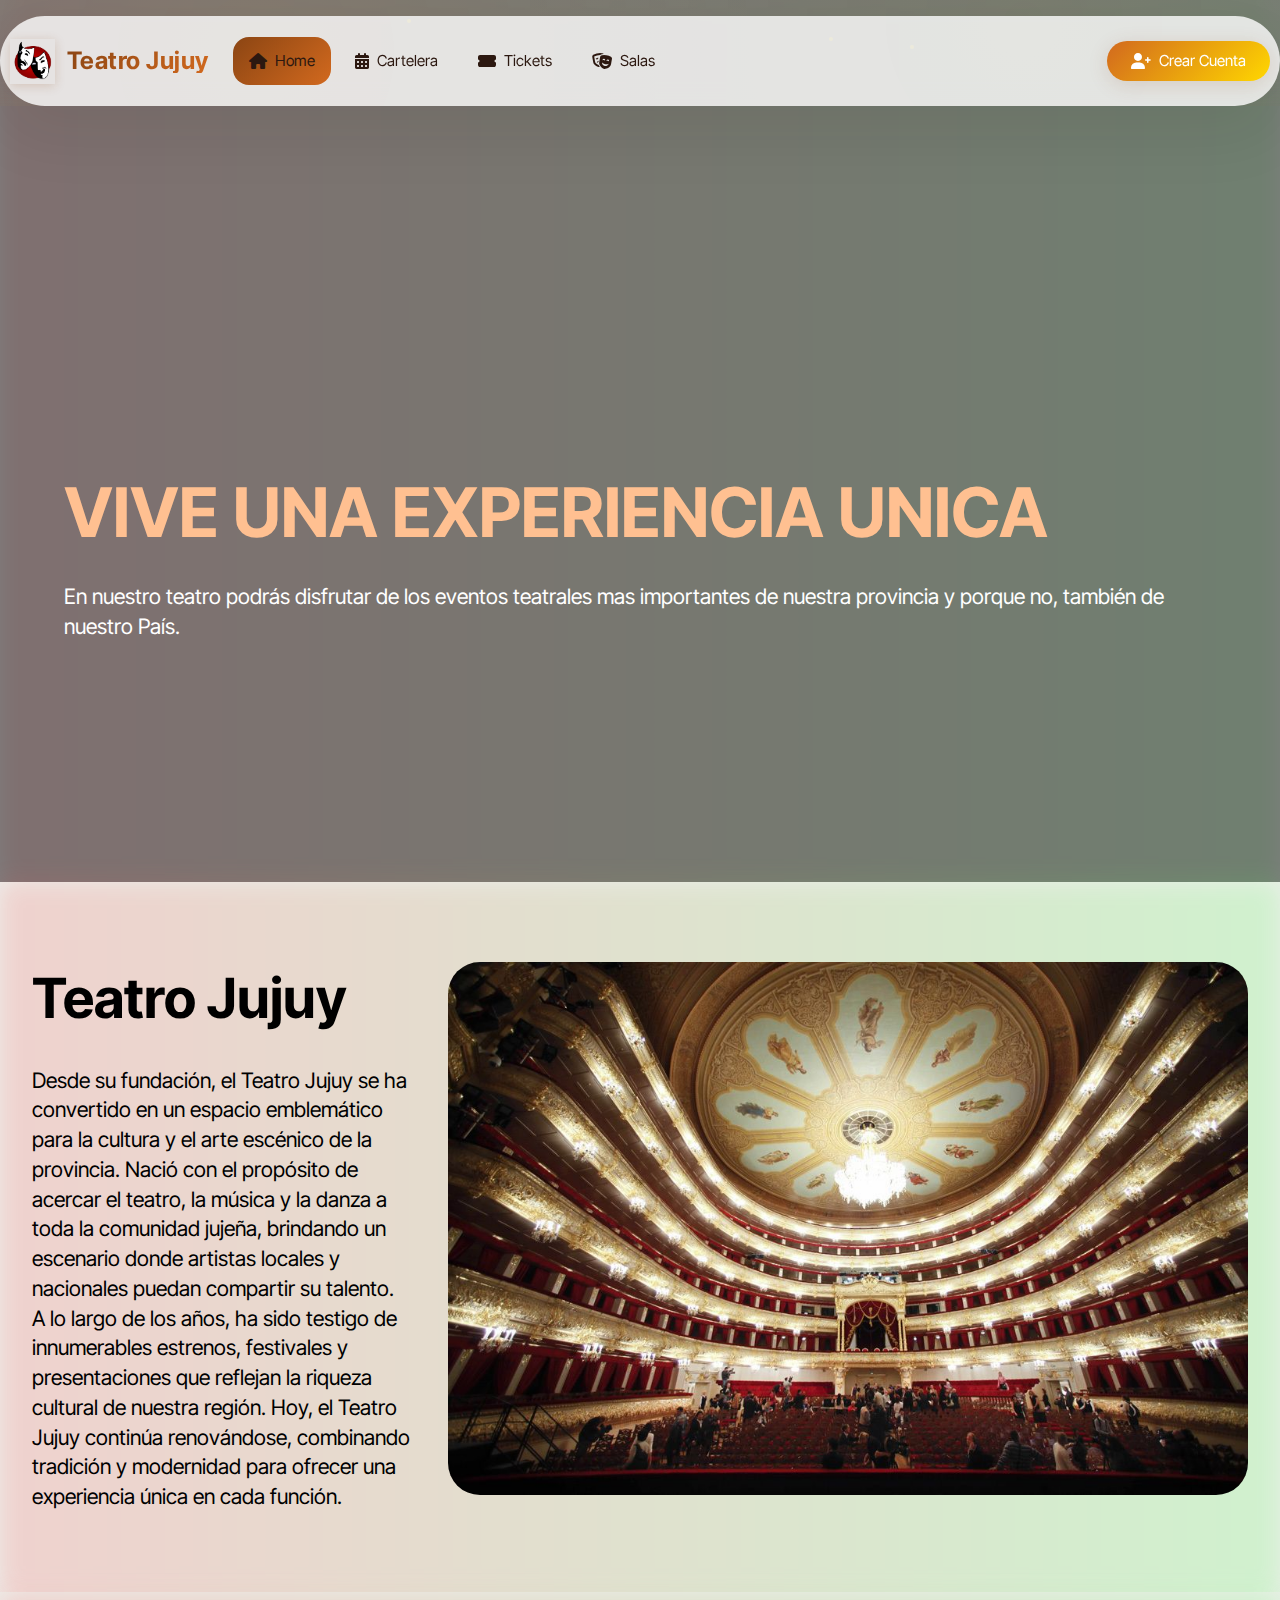
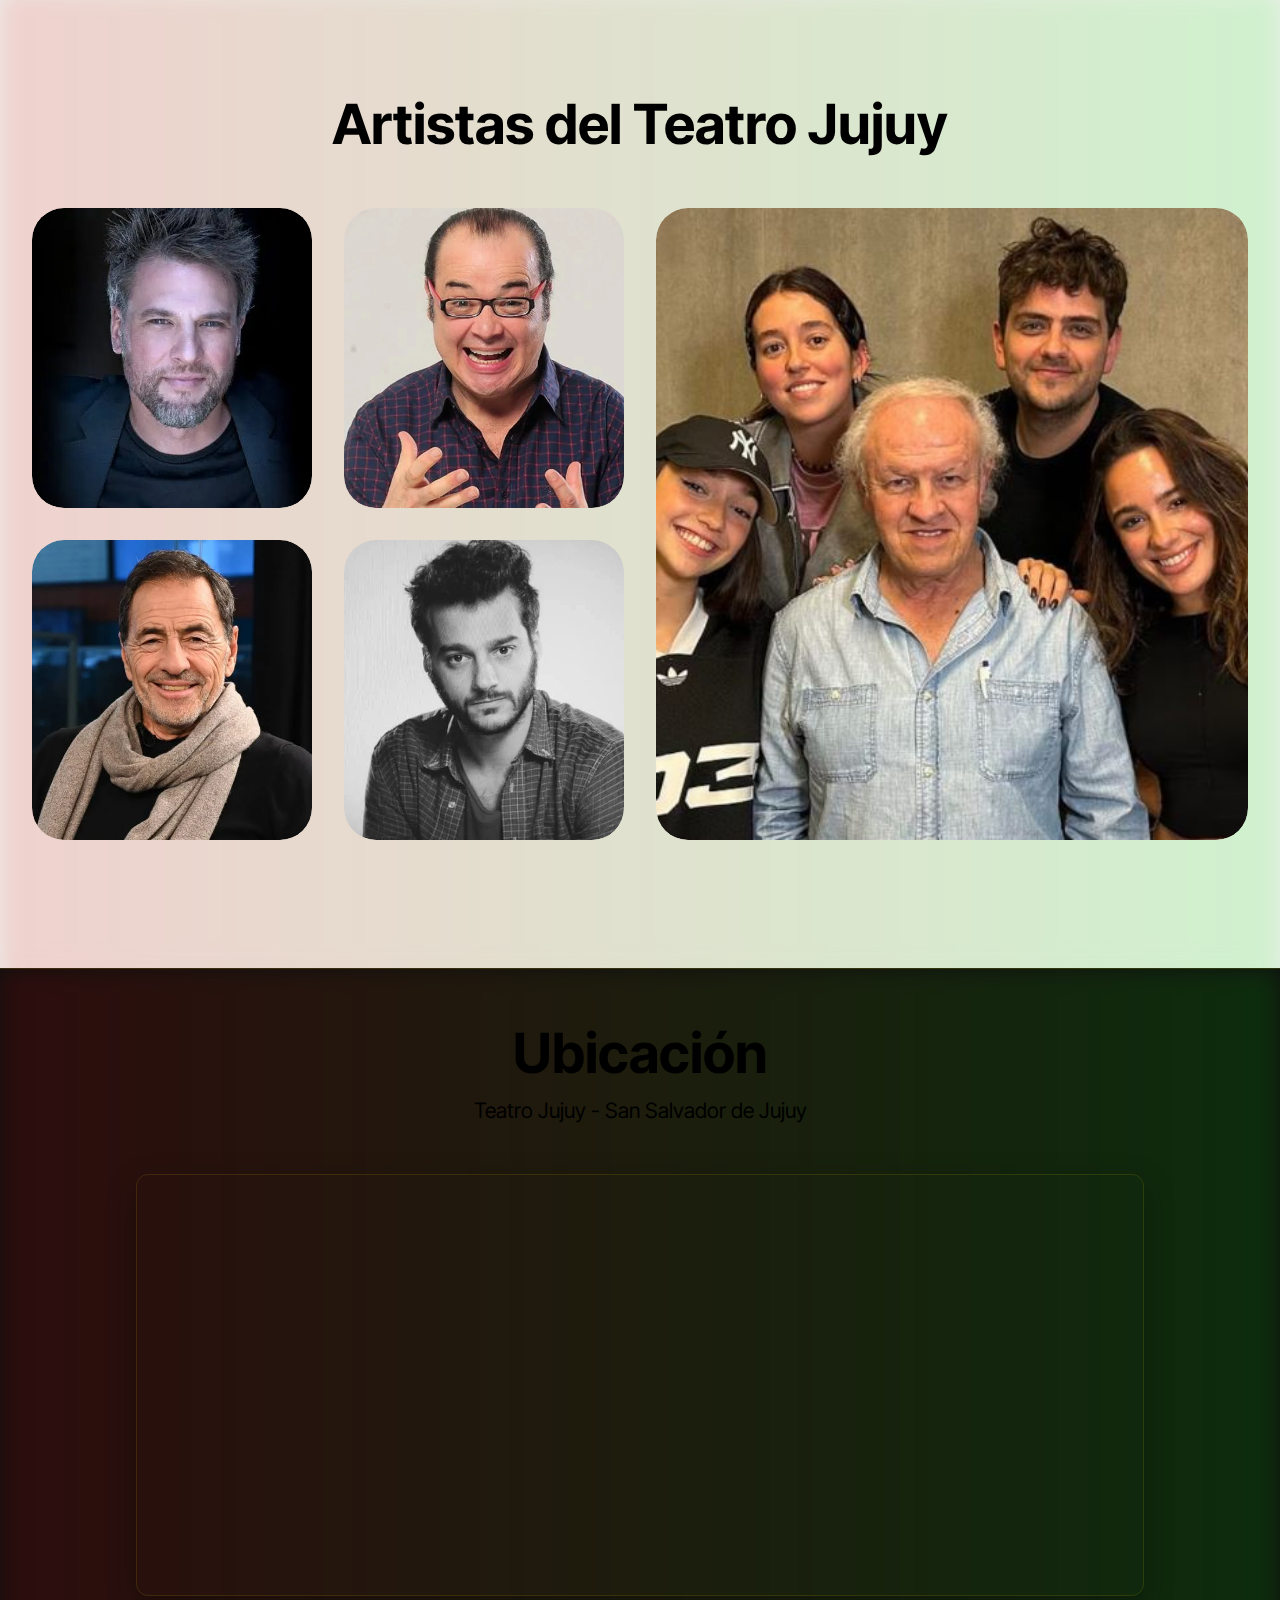
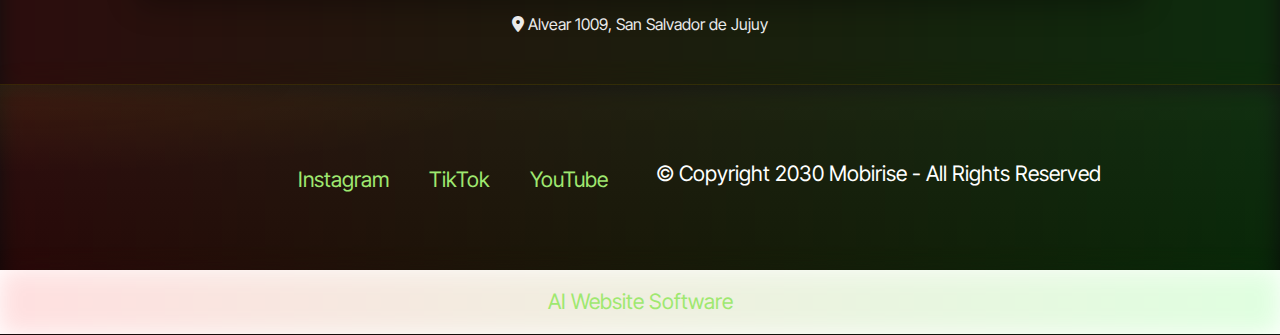
<file: index.html>
<!DOCTYPE html>
<html  >
<head>
  <!-- Site made with Mobirise Website Builder v6.1.4, https://mobirise.com -->
  <meta charset="UTF-8">
  <!-- Google tag (gtag.js) -->
  <script async src="https://www.googletagmanager.com/gtag/js?id=G-8JQCPQL8RT"></script>
  <script>
    window.dataLayer = window.dataLayer || [];
    function gtag(){dataLayer.push(arguments);}
    gtag('js', new Date());
  
    gtag('config', 'G-8JQCPQL8RT');
  </script>
  <meta http-equiv="X-UA-Compatible" content="IE=edge">
  <meta name="generator" content="Mobirise v6.1.4, mobirise.com">
  <meta name="viewport" content="width=device-width, initial-scale=1, minimum-scale=1">
  <link rel="shortcut icon" href="assets/images/logo2.png" type="image/x-icon">
  <meta name="description" content="">
  
  
  <title>Home</title>
  <link rel="stylesheet" href="assets/web/assets/mobirise-icons2/mobirise2.css">
  <link rel="stylesheet" href="assets/bootstrap/css/bootstrap.min.css">
  <link rel="stylesheet" href="assets/dropdown/css/style.css">
  <link rel="stylesheet" href="assets/theme/css/style.css">
  <link rel="preload" href="https://fonts.googleapis.com/css?family=Inter+Tight:100,200,300,400,500,600,700,800,900,100i,200i,300i,400i,500i,600i,700i,800i,900i&display=swap" as="style" onload="this.onload=null;this.rel='stylesheet'">
  <noscript><link rel="stylesheet" href="https://fonts.googleapis.com/css?family=Inter+Tight:100,200,300,400,500,600,700,800,900,100i,200i,300i,400i,500i,600i,700i,800i,900i&display=swap"></noscript>
  <link rel="stylesheet" href="https://cdnjs.cloudflare.com/ajax/libs/font-awesome/6.0.0/css/all.min.css">
  <link rel="preload" as="style" href="assets/mobirise/css/mbr-additional.css?v=IswY4o"><link rel="stylesheet" href="assets/mobirise/css/mbr-additional.css?v=IswY4o" type="text/css">
  <link rel="stylesheet" href="assets/theme/css/navbar-custom.css">
  <link rel="stylesheet" href="assets/theme/css/site-custom.css">
  <link rel="stylesheet" href="assets/theme/css/navbar-custom.css">

</head>
<body>
  
  <section data-bs-version="5.1" class="menu menu3 cid-v0mH9lsX5o" once="menu" id="menu03-0">
	

	<nav class="navbar navbar-dropdown navbar-fixed-top navbar-expand-lg">
		<div class="container">
			<div class="navbar-brand">
				<a href="index.html" class="brand-logo">
					<img src="assets/images/logo.png" alt="Teatro Jujuy" class="logo-img">
					<span class="brand-text">Teatro Jujuy</span>
				</a>
			</div>
			<button class="navbar-toggler" type="button" data-toggle="collapse" data-bs-toggle="collapse" data-target="#navbarSupportedContent" data-bs-target="#navbarSupportedContent" aria-controls="navbarNavAltMarkup" aria-expanded="false" aria-label="Toggle navigation">
				<div class="hamburger">
					<span></span>
					<span></span>
					<span></span>
					<span></span>
				</div>
			</button>
			<div class="collapse navbar-collapse" id="navbarSupportedContent">
				<ul class="navbar-nav nav-dropdown nav-right" data-app-modern-menu="true">
					<li class="nav-item">
						<a class="nav-link modern-link" href="index.html">
							<i class="fas fa-home"></i>
							<span>Home</span>
						</a>
					</li>
					<li class="nav-item">
						<a class="nav-link modern-link" href="page3.html">
							<i class="fas fa-calendar-alt"></i>
							<span>Cartelera</span>
						</a>
					</li>
					<li class="nav-item">
						<a class="nav-link modern-link" href="page4.html">
							<i class="fas fa-ticket-alt"></i>
							<span>Tickets</span>
						</a>
					</li>
					<li class="nav-item">
						<a class="nav-link modern-link" href="page1.html">
							<i class="fas fa-theater-masks"></i>
							<span>Salas</span>
						</a>
					</li>
				</ul>
                <div class="navbar-buttons mbr-section-btn">
					<a class="btn btn-modern display-4" href="page2.html">
						<i class="fas fa-user-plus"></i>
						<span>Crear Cuenta</span>
					</a>
				</div>
			</div>
		</div>
	</nav>
</section>


<section data-bs-version="5.1" class="header18 cid-v0mHLb6hT8" data-bg-video="https://youtu.be/B6zCfbB5tXU?si=ieNfGazviqi2EvVO" id="header18-2">
  

  <div class="mbr-overlay" style="opacity: 0.5; background-color: rgb(0, 0, 0);"></div>
  <div class="container">
    <div class="row">
      <div class="content-wrap col-12 col-md-12">
        <h1 class="mbr-section-title mbr-fonts-style mbr-white mb-4 display-1">
          <strong><br>VIVE UNA EXPERIENCIA UNICA</strong></h1>
        
        <p class="mbr-fonts-style mbr-text mbr-white mb-4 display-7">En nuestro teatro podrás disfrutar de los eventos teatrales mas importantes de nuestra provincia y porque no, también de nuestro País.</p>
        
      </div>
    </div>
  </div>
</section>

<section data-bs-version="5.1" class="image08 cid-v0mHYU3pZF" id="image08-3">
  
  
  
  <div class="container">
    <div class="row justify-content-center">
      <div class="col-lg-4">
        <div class="col-12 col-md-12">
          <h5 class="mbr-section-title mbr-fonts-style mt-0 mb-4 display-2"><strong>Teatro Jujuy</strong></h5>
          <h6 class="mbr-section-subtitle mbr-fonts-style mt-0 mb-4 display-7">Desde su fundación, el Teatro Jujuy se ha convertido en un espacio emblemático para la cultura y el arte escénico de la provincia. Nació con el propósito de acercar el teatro, la música y la danza a toda la comunidad jujeña, brindando un escenario donde artistas locales y nacionales puedan compartir su talento.<div>A lo largo de los años, ha sido testigo de innumerables estrenos, festivales y presentaciones que reflejan la riqueza cultural de nuestra región. Hoy, el Teatro Jujuy continúa renovándose, combinando tradición y modernidad para ofrecer una experiencia única en cada función.</div></h6>
          
        </div>
      </div>
      <div class="col-lg-8 side-features">
        <div class="image-wrapper mb-4">
          <img class="w-100" src="assets/images/teatro.jpg" alt="Mobirise Website Builder">
        </div>
      </div>
    </div>
  </div>
</section>

<section data-bs-version="5.1" class="gallery05 cid-v0mI6zkW5Y" id="gallery05-4">
    

    
    
    <div class="container">
        <div class="row justify-content-center">
            <div class="col-md-12 content-head mb-5">
                <h1 class="mbr-section-title mbr-fonts-style mb-0 display-2"><strong>Artistas del Teatro Jujuy</strong></h1>
                
            </div>
        </div>
        <div class="row justify-content-center  blockContent">
            <div class="col-12 col-lg-6">
                <div class="row">
                    <div class="col-xs-12 col-sm-12 col-md-6 col-lg-6 active">
                        <div class="item-wrapper">
                            <div class="item-img">
                        <a href="https://es.wikipedia.org/wiki/Ger%C3%B3nimo_Rauch"><img src="assets/images/artista1.webp" alt="Mobirise Website Builder" title="" data-slide-to="0" data-bs-slide-to="0" class="smallImage"></a>
                                <div class="artist-overlay"><span>Gerónimo Rauch</span><span class="cta"><i class="fas fa-info-circle"></i> Ver más</span></div>
                            </div>

                        </div>
                    </div>
                    <div class="col-md-6 col-xs-12 col-sm-12 col-lg-6">
                        <div class="item-wrapper">
                            <div class="item-img">
                                <a href="https://es.wikipedia.org/wiki/Jorge_Su%C3%A1rez_(actor)"><img src="assets/images/artista3.webp" alt="Mobirise Website Builder" title="" data-slide-to="1" data-bs-slide-to="1" class="smallImage"></a>
                                <div class="artist-overlay"><span>Jorge Suárez</span><span class="cta"><i class="fas fa-info-circle"></i> Ver más</span></div>
                            </div>

                        </div>
                    </div>
                    <div class="col-xs-12 col-sm-12 col-md-6 col-lg-6">
                        <div class="item-wrapper">
                            <div class="item-img">
                                <a href="https://es.wikipedia.org/wiki/Mart%C3%ADn_Seefeld"><img src="assets/images/artista2.webp" alt="Mobirise Website Builder" title="" data-slide-to="2" data-bs-slide-to="2" class="smallImage"></a>
                                <div class="artist-overlay"><span>Martín Seefeld</span><span class="cta"><i class="fas fa-info-circle"></i> Ver más</span></div>
                            </div>
                        </div>
                    </div>
                    <div class="col-xs-12 col-sm-12 col-md-6 col-lg-6">
                        <div class="item-wrapper">
                            <div class="item-img">
                                <a href="https://tpagencia.com/talentos/diego-faturos/"><img src="assets/images/artista5.webp" alt="Mobirise Website Builder" title="" data-slide-to="3" data-bs-slide-to="3" class="smallImage"></a>
                                <div class="artist-overlay"><span>Diego Faturos</span><span class="cta"><i class="fas fa-info-circle"></i> Ver más</span></div>
                            </div>
                        </div>
                    </div>
                </div>
            </div>
            <div class="col-12 col-lg-6">
                <div class="item-wrapper">
                    <div class="item-img ">
                        <a href="https://tn.com.ar/show/novedades/2025/05/29/cesar-banana-pueyrredon-debuta-en-el-teatro-con-flor-jazmin-y-leti-siciliani-en-la-llamada/"><img class="w-100 largeImage" src="assets/images/artistas.jpg" alt="Mobirise Website Builder" data-slide-to="3" data-bs-slide-to="3"></a>
                        <div class="artist-overlay"><span>Conocé más artistas</span><span class="cta"><i class="fas fa-arrow-right"></i> Ver más</span></div>
                    </div>

                </div>
            </div>
        </div>
    </div>
</section>

<section class="map-section" id="ubicacion">
  
  <div class="container">
    <div class="row justify-content-center">
      <div class="col-12 content-head mb-4">
        <h2 class="mbr-section-title mbr-fonts-style align-center mb-0 display-2"><strong>Ubicación</strong></h2>
        <p class="mbr-section-subtitle mbr-fonts-style align-center mt-2 display-7">Teatro Jujuy - San Salvador de Jujuy</p>
      </div>
      <div class="col-12 col-lg-10">
        <div class="map-card">
          <iframe title="Mapa Teatro Mitre" src="https://www.google.com/maps?q=Teatro%20Mitra%20San%20Salvador%20de%20Jujuy&output=embed" width="100%" height="420" style="border:0;" allowfullscreen="" loading="lazy" referrerpolicy="no-referrer-when-downgrade"></iframe>
        </div>
        <div class="map-info mt-3 text-center">
          <span><i class="fas fa-location-dot"></i> Alvear 1009, San Salvador de Jujuy</span>
        </div>
      </div>
    </div>
  </div>
</section>

<section data-bs-version="5.1" class="footer2 cid-v0mTwxJxdH" once="footers" id="footer02-k">

    <div class="container">
        <div class="row flex-row-reverse">
            <div class="col-12 col-lg-6 center mt-2 mb-3">
                <p class="mbr-fonts-style copyright mb-0 display-7">
                    © Copyright 2030 Mobirise - All Rights Reserved
                </p>
            </div>
            <div class="col-12 col-lg-6 center">
                <div class="row-links mt-2 mb-3">
                    <ul class="row-links-soc">
                        
                        
                        
                        
                    <li class="row-links-soc-item mbr-fonts-style display-7">
                            <a href="https://www.instagram.com/" class="text-primary">Instagram</a>
                        </li><li class="row-links-soc-item mbr-fonts-style display-7">
                            <a href="https://tiktok.com" class="text-primary">TikTok</a>
                        </li><li class="row-links-soc-item mbr-fonts-style display-7">
                            <a href="https://youtube.com" class="text-primary">YouTube</a>
                        </li></ul>
                </div>
            </div>
        </div>
    </div>
</section><section class="display-7" style="padding: 0;align-items: center;justify-content: center;flex-wrap: wrap;    align-content: center;display: flex;position: relative;height: 4rem;"><a href="https://mobiri.se/4272516" style="flex: 1 1;height: 4rem;position: absolute;width: 100%;z-index: 1;"><img alt="" style="height: 4rem;" src="[data-uri]"></a><p style="margin: 0;text-align: center;" class="display-7">&#8204;</p><a style="z-index:1" href="https://mobirise.com/builder/ai-website-builder.html">AI Website Software</a></section><script src="assets/bootstrap/js/bootstrap.bundle.min.js"></script>  <script src="assets/smoothscroll/smooth-scroll.js"></script>  <script src="assets/ytplayer/index.js"></script>  <script src="assets/dropdown/js/navbar-dropdown.js"></script>  <script src="assets/vimeoplayer/player.js"></script>  <script src="assets/theme/js/script.js"></script>  <script src="assets/theme/js/navbar-scripts.js"></script>  
  
  
</body>
</html>
</file>
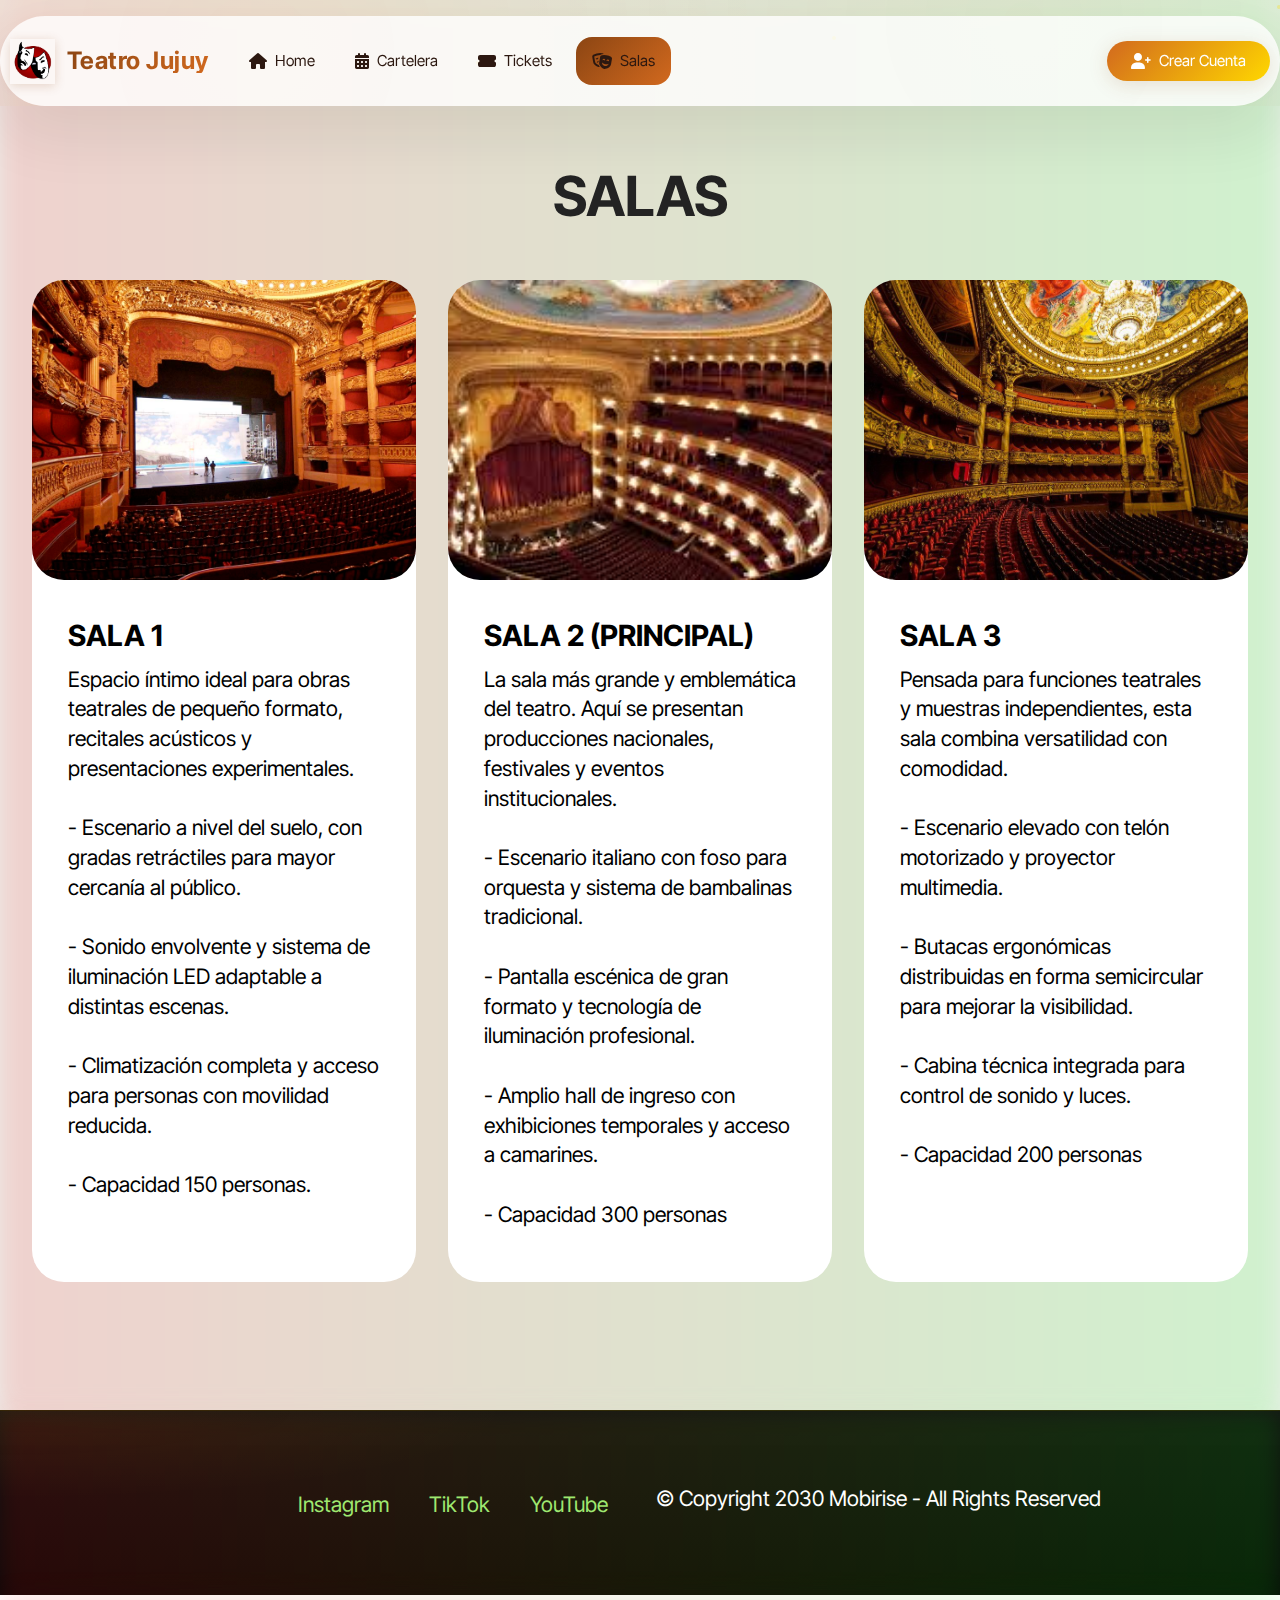
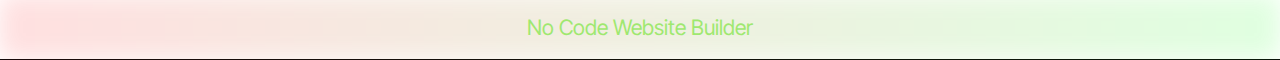
<file: page1.html>
<!DOCTYPE html>
<html  >
<head>
  <!-- Site made with Mobirise Website Builder v6.1.4, https://mobirise.com -->
  <meta charset="UTF-8">
  <!-- Google tag (gtag.js) -->
  <script async src="https://www.googletagmanager.com/gtag/js?id=G-8JQCPQL8RT"></script>
  <script>
    window.dataLayer = window.dataLayer || [];
    function gtag(){dataLayer.push(arguments);}
    gtag('js', new Date());
  
    gtag('config', 'G-8JQCPQL8RT');
  </script>
  <meta http-equiv="X-UA-Compatible" content="IE=edge">
  <meta name="generator" content="Mobirise v6.1.4, mobirise.com">
  <meta name="viewport" content="width=device-width, initial-scale=1, minimum-scale=1">
  <link rel="shortcut icon" href="assets/images/logo2.png" type="image/x-icon">
  <meta name="description" content="">
  
  
  <title>Salas de Teatro</title>
  <link rel="stylesheet" href="assets/web/assets/mobirise-icons2/mobirise2.css">
  <link rel="stylesheet" href="assets/bootstrap/css/bootstrap.min.css">
  <link rel="stylesheet" href="assets/dropdown/css/style.css">
  <link rel="stylesheet" href="assets/theme/css/style.css">
  <link rel="preload" href="https://fonts.googleapis.com/css?family=Inter+Tight:100,200,300,400,500,600,700,800,900,100i,200i,300i,400i,500i,600i,700i,800i,900i&display=swap" as="style" onload="this.onload=null;this.rel='stylesheet'">
  <noscript><link rel="stylesheet" href="https://fonts.googleapis.com/css?family=Inter+Tight:100,200,300,400,500,600,700,800,900,100i,200i,300i,400i,500i,600i,700i,800i,900i&display=swap"></noscript>
  <link rel="stylesheet" href="https://cdnjs.cloudflare.com/ajax/libs/font-awesome/6.0.0/css/all.min.css">
  <link rel="preload" as="style" href="assets/mobirise/css/mbr-additional.css?v=CaHU4v"><link rel="stylesheet" href="assets/mobirise/css/mbr-additional.css?v=CaHU4v" type="text/css">
  <link rel="stylesheet" href="assets/theme/css/navbar-custom.css">
  <link rel="stylesheet" href="assets/theme/css/site-custom.css">

  
  
  
</head>
<body>
  
  <section data-bs-version="5.1" class="menu menu3 cid-v0mH9lsX5o" once="menu" id="menu03-6">
	
	<nav class="navbar navbar-dropdown navbar-fixed-top navbar-expand-lg">
		<div class="container">
			<div class="navbar-brand">
				<a href="index.html" class="brand-logo">
					<img src="assets/images/logo.png" alt="Teatro Jujuy" class="logo-img">
					<span class="brand-text">Teatro Jujuy</span>
				</a>
			</div>
			<button class="navbar-toggler" type="button" data-toggle="collapse" data-bs-toggle="collapse" data-target="#navbarSupportedContent" data-bs-target="#navbarSupportedContent" aria-controls="navbarNavAltMarkup" aria-expanded="false" aria-label="Toggle navigation">
				<div class="hamburger">
					<span></span>
					<span></span>
					<span></span>
					<span></span>
				</div>
			</button>
			<div class="collapse navbar-collapse" id="navbarSupportedContent">
				<ul class="navbar-nav nav-dropdown nav-right" data-app-modern-menu="true">
					<li class="nav-item">
						<a class="nav-link modern-link" href="index.html">
							<i class="fas fa-home"></i>
							<span>Home</span>
						</a>
					</li>
					<li class="nav-item">
						<a class="nav-link modern-link" href="page3.html">
							<i class="fas fa-calendar-alt"></i>
							<span>Cartelera</span>
						</a>
					</li>
					<li class="nav-item">
						<a class="nav-link modern-link" href="page4.html">
							<i class="fas fa-ticket-alt"></i>
							<span>Tickets</span>
						</a>
					</li>
					<li class="nav-item">
						<a class="nav-link modern-link" href="page1.html">
							<i class="fas fa-theater-masks"></i>
							<span>Salas</span>
						</a>
					</li>
				</ul>
                <div class="navbar-buttons mbr-section-btn">
					<a class="btn btn-modern display-4" href="page2.html">
						<i class="fas fa-user-plus"></i>
						<span>Crear Cuenta</span>
					</a>
				</div>
			</div>
		</div>
	</nav>
</section>

<section data-bs-version="5.1" class="features6 start cid-v0nHRKTOpk" id="features06-l">
	
	
	<div class="container">
		<div class="row justify-content-center">
			<div class="col-12 content-head">
				<div class="mbr-section-head mb-5">
					<h4 class="mbr-section-title mbr-fonts-style align-center mb-0 display-2"><strong>SALAS</strong></h4>
					
					
				</div>
			</div>
		</div>
		<div class="row">
			<div class="item features-image col-12 col-md-6 col-lg-4">
				<div class="item-wrapper">
					<div class="item-img">
						<img src="assets/images/teatro2.jpg" alt="Mobirise Website Builder">
					</div>
					<div class="item-content">
						<h5 class="item-title mbr-fonts-style display-5">
							<strong>SALA 1</strong></h5>
						<p class="mbr-text mbr-fonts-style display-7">Espacio íntimo ideal para obras teatrales de pequeño formato, recitales acústicos y presentaciones experimentales.<br><br>- Escenario a nivel del suelo, con gradas retráctiles para mayor cercanía al público.<br><br>- Sonido envolvente y sistema de iluminación LED adaptable a distintas escenas.<br><br>- Climatización completa y acceso para personas con movilidad reducida.<br><br>- Capacidad 150 personas.</p>
						
					</div>
				</div>
			</div>
			<div class="item features-image col-12 col-md-6 col-lg-4">
				<div class="item-wrapper">
					<div class="item-img">
						<img src="assets/images/teatro4.jpeg" alt="Mobirise Website Builder">
					</div>
					<div class="item-content">
						<h5 class="item-title mbr-fonts-style display-5">
							<strong>SALA 2 (PRINCIPAL)</strong></h5>
						<p class="mbr-text mbr-fonts-style display-7">La sala más grande y emblemática del teatro. Aquí se presentan producciones nacionales, festivales y eventos institucionales.<br><br>- Escenario italiano con foso para orquesta y sistema de bambalinas tradicional.<br><br>- Pantalla escénica de gran formato y tecnología de iluminación profesional.<br><br>- Amplio hall de ingreso con exhibiciones temporales y acceso a camarines.<br><br>- Capacidad 300 personas</p>
						
					</div>
				</div>
			</div>
			<div class="item features-image col-12 col-md-6 col-lg-4">
				<div class="item-wrapper">
					<div class="item-img">
						<img src="assets/images/teatro3.jpg" alt="Mobirise Website Builder">
					</div>
					<div class="item-content">
						<h5 class="item-title mbr-fonts-style display-5">
							<strong>SALA 3</strong></h5>
						<p class="mbr-text mbr-fonts-style display-7">Pensada para funciones teatrales y muestras independientes, esta sala combina versatilidad con comodidad.<br><br>- Escenario elevado con telón motorizado y proyector multimedia.<br><br>- Butacas ergonómicas distribuidas en forma semicircular para mejorar la visibilidad.<br><br>- Cabina técnica integrada para control de sonido y luces.<br><br>- Capacidad 200 personas</p>
						
					</div>
				</div>
			</div>
		</div>
	</div>
</section>

<section data-bs-version="5.1" class="footer2 cid-v0mTwxJxdH" once="footers" id="footer02-k">
    

    
    

    <div class="container">
        <div class="row flex-row-reverse">
            <div class="col-12 col-lg-6 center mt-2 mb-3">
                <p class="mbr-fonts-style copyright mb-0 display-7">
                    © Copyright 2030 Mobirise - All Rights Reserved
                </p>
            </div>
            <div class="col-12 col-lg-6 center">
                <div class="row-links mt-2 mb-3">
                    <ul class="row-links-soc">
                        
                        
                        
                        
                    <li class="row-links-soc-item mbr-fonts-style display-7">
                            <a href="https://www.instagram.com/" class="text-primary">Instagram</a>
                        </li><li class="row-links-soc-item mbr-fonts-style display-7">
                            <a href="https://tiktok.com" class="text-primary">TikTok</a>
                        </li><li class="row-links-soc-item mbr-fonts-style display-7">
                            <a href="https://youtube.com" class="text-primary">YouTube</a>
                        </li></ul>
                </div>
            </div>
        </div>
    </div>
</section><section class="display-7" style="padding: 0;align-items: center;justify-content: center;flex-wrap: wrap;    align-content: center;display: flex;position: relative;height: 4rem;"><a href="https://mobiri.se/4272516" style="flex: 1 1;height: 4rem;position: absolute;width: 100%;z-index: 1;"><img alt="" style="height: 4rem;" src="[data-uri]"></a><p style="margin: 0;text-align: center;" class="display-7">&#8204;</p><a style="z-index:1" href="https://mobirise.com/builder/no-code-website-builder.html">No Code Website Builder</a></section><script src="assets/bootstrap/js/bootstrap.bundle.min.js"></script>  <script src="assets/smoothscroll/smooth-scroll.js"></script>  <script src="assets/ytplayer/index.js"></script>  <script src="assets/dropdown/js/navbar-dropdown.js"></script>  <script src="assets/theme/js/script.js"></script>  <script src="assets/theme/js/navbar-scripts.js"></script>  
  
  
</body>
</html>
</file>
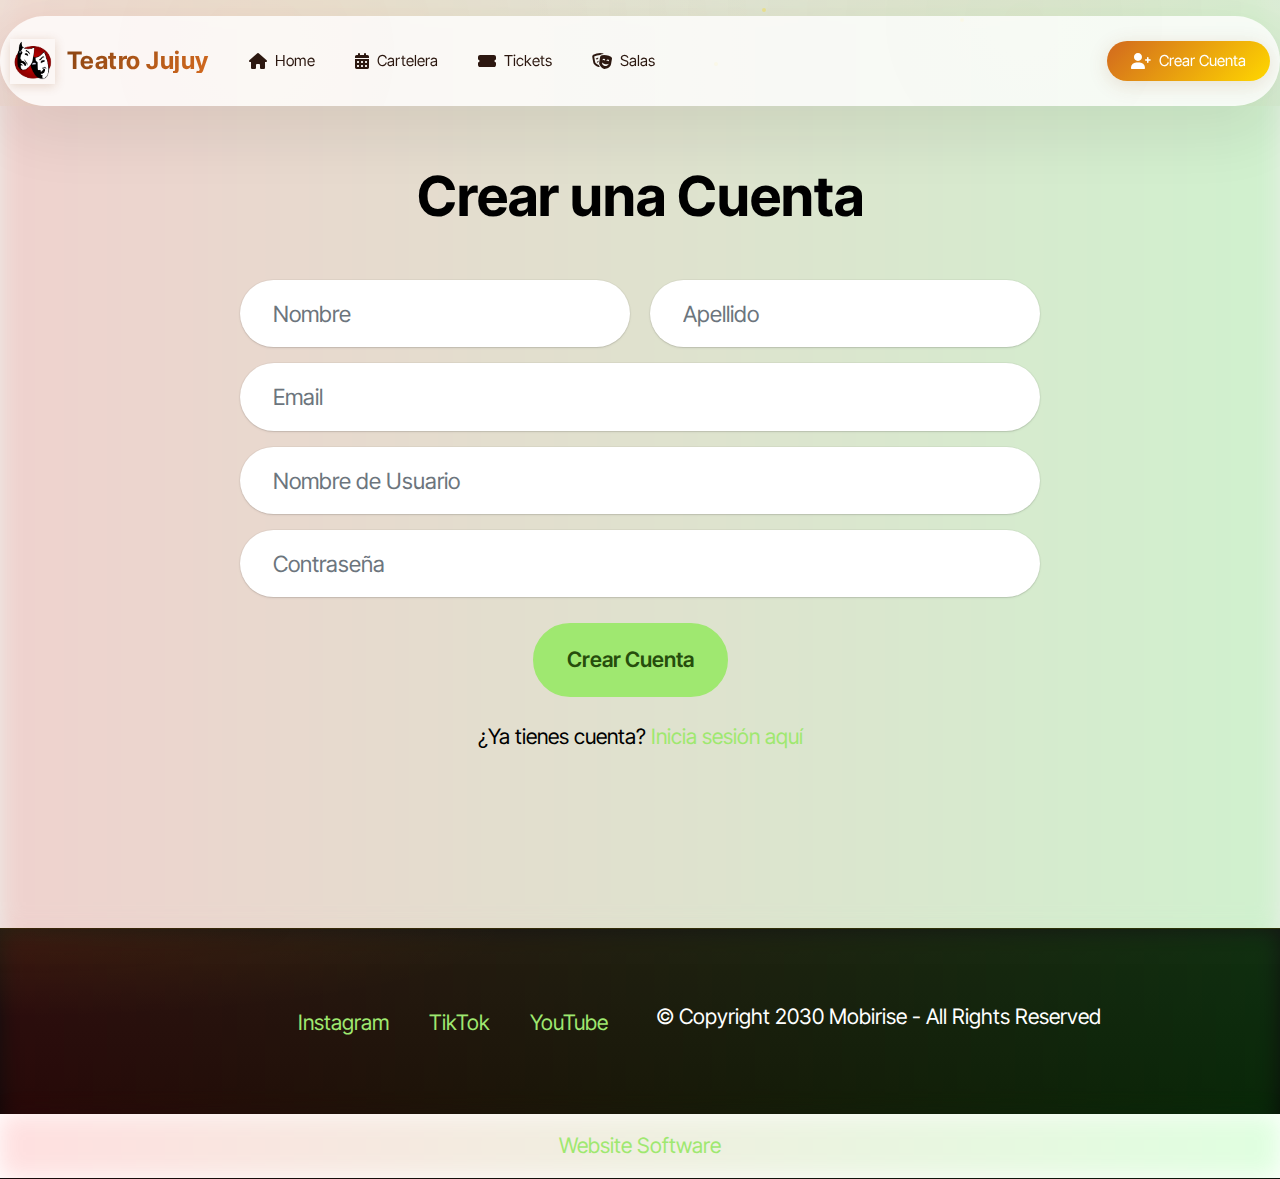
<file: page2.html>
<!DOCTYPE html>
<html  >
<head>
  <!-- Site made with Mobirise Website Builder v6.1.4, https://mobirise.com -->
  <meta charset="UTF-8">
  <!-- Google tag (gtag.js) -->
  <script async src="https://www.googletagmanager.com/gtag/js?id=G-8JQCPQL8RT"></script>
  <script>
    window.dataLayer = window.dataLayer || [];
    function gtag(){dataLayer.push(arguments);}
    gtag('js', new Date());
  
    gtag('config', 'G-8JQCPQL8RT');
  </script>
  <meta http-equiv="X-UA-Compatible" content="IE=edge">
  <meta name="generator" content="Mobirise v6.1.4, mobirise.com">
  <meta name="viewport" content="width=device-width, initial-scale=1, minimum-scale=1">
  <link rel="shortcut icon" href="assets/images/logo2.png" type="image/x-icon">
  <meta name="description" content="">
  
  
  <title>Registro</title>
  <link rel="stylesheet" href="assets/web/assets/mobirise-icons2/mobirise2.css">
  <link rel="stylesheet" href="assets/bootstrap/css/bootstrap.min.css">
  <link rel="stylesheet" href="assets/dropdown/css/style.css">
  <link rel="stylesheet" href="assets/theme/css/style.css">
  <link rel="preload" href="https://fonts.googleapis.com/css?family=Inter+Tight:100,200,300,400,500,600,700,800,900,100i,200i,300i,400i,500i,600i,700i,800i,900i&display=swap" as="style" onload="this.onload=null;this.rel='stylesheet'">
  <noscript><link rel="stylesheet" href="https://fonts.googleapis.com/css?family=Inter+Tight:100,200,300,400,500,600,700,800,900,100i,200i,300i,400i,500i,600i,700i,800i,900i&display=swap"></noscript>
  <link rel="stylesheet" href="https://cdnjs.cloudflare.com/ajax/libs/font-awesome/6.0.0/css/all.min.css">
  <link rel="preload" as="style" href="assets/mobirise/css/mbr-additional.css?v=sR6YlO"><link rel="stylesheet" href="assets/mobirise/css/mbr-additional.css?v=sR6YlO" type="text/css">
  <link rel="stylesheet" href="assets/theme/css/navbar-custom.css">
  <link rel="stylesheet" href="assets/theme/css/site-custom.css">

  
  
  
</head>
<body>
  
  <section data-bs-version="5.1" class="menu menu3 cid-v0mH9lsX5o" once="menu" id="menu03-9">
	

	<nav class="navbar navbar-dropdown navbar-fixed-top navbar-expand-lg">
		<div class="container">
			<div class="navbar-brand">
				<a href="index.html" class="brand-logo">
					<img src="assets/images/logo.png" alt="Teatro Jujuy" class="logo-img">
					<span class="brand-text">Teatro Jujuy</span>
				</a>
			</div>
			<button class="navbar-toggler" type="button" data-toggle="collapse" data-bs-toggle="collapse" data-target="#navbarSupportedContent" data-bs-target="#navbarSupportedContent" aria-controls="navbarNavAltMarkup" aria-expanded="false" aria-label="Toggle navigation">
				<div class="hamburger">
					<span></span>
					<span></span>
					<span></span>
					<span></span>
				</div>
			</button>
			<div class="collapse navbar-collapse" id="navbarSupportedContent">
				<ul class="navbar-nav nav-dropdown nav-right" data-app-modern-menu="true">
					<li class="nav-item">
						<a class="nav-link modern-link" href="index.html">
							<i class="fas fa-home"></i>
							<span>Home</span>
						</a>
					</li>
					<li class="nav-item">
						<a class="nav-link modern-link" href="page3.html">
							<i class="fas fa-calendar-alt"></i>
							<span>Cartelera</span>
						</a>
					</li>
					<li class="nav-item">
						<a class="nav-link modern-link" href="page4.html">
							<i class="fas fa-ticket-alt"></i>
							<span>Tickets</span>
						</a>
					</li>
					<li class="nav-item">
						<a class="nav-link modern-link" href="page1.html">
							<i class="fas fa-theater-masks"></i>
							<span>Salas</span>
						</a>
					</li>
				</ul>
                <div class="navbar-buttons mbr-section-btn">
					<a class="btn btn-modern display-4" href="page2.html">
						<i class="fas fa-user-plus"></i>
						<span>Crear Cuenta</span>
					</a>
				</div>
			</div>
		</div>
	</nav>
</section>

<section data-bs-version="5.1" class="form5 cid-v0mNuspQWg" id="form02-b">
    
    
    <div class="container-fluid">
        <div class="row justify-content-center">
            <div class="col-12 content-head">
                <div class="mbr-section-head mb-5">
                    <h3 class="mbr-section-title mbr-fonts-style align-center mb-0 display-2"><strong>Crear una Cuenta</strong></h3>
                    
                </div>
            </div>
        </div>
        <div class="row justify-content-center">
            <div class="col-lg-8 mx-auto mbr-form" data-form-type="formoid">
                <form action="https://mobirise.eu/" method="POST" class="mbr-form form-with-styler" data-form-title="Form Name"><input type="hidden" name="email" data-form-email="true" value="pb4os5kvmy3sdza64G+ccQqHsHjf6F/mZxamFgmWmnTLxel7T0J6Q89ADiLbgSJtMl4GCN53HgLmcm6QxRft24evwIAbd7/yGhOkZW+bjPNQYKY8Exg5m7+JasDp/6JY">
                    <div class="row">
                        <div hidden="hidden" data-form-alert="" class="alert alert-success col-12">Cuenta Registrada con Exito!</div>
                        <div hidden="hidden" data-form-alert-danger="" class="alert alert-danger col-12">
                            A ocurrido un Error!!!
                        </div>
                    </div>
                    <div class="dragArea row">
                        <div class="col-md col-sm-12 form-group mb-3" data-for="nombre">
                            <input type="text" name="nombre" placeholder="Nombre" data-form-field="nombre" class="form-control" value="" id="nombre-form02-b">
                        </div>
                        <div class="col-md col-sm-12 form-group mb-3" data-for="apellido">
                            <input type="text" name="apellido" placeholder="Apellido" data-form-field="apellido" class="form-control" value="" id="apellido-form02-b">
                        </div>
                        <div class="col-12 form-group mb-3" data-for="email">
                            <input type="email" name="email" placeholder="Email" data-form-field="email" class="form-control" value="" id="email-form02-b">
                        </div>
                        <div class="col-12 form-group mb-3" data-for="username">
                            <input type="text" name="username" placeholder="Nombre de Usuario" data-form-field="username" class="form-control" value="" id="username-form02-b">
                        </div>
                        <div class="col-12 form-group mb-3" data-for="password">
                            <input type="password" name="password" placeholder="Contraseña" data-form-field="password" class="form-control" value="" id="password-form02-b">
                        </div>
                        <div class="col-lg-12 col-md-12 col-sm-12 align-center mbr-section-btn"><button type="submit" class="btn btn-primary display-7">Crear Cuenta</button></div>
                        <div class="col-12 text-center mt-3">
                            <p class="mbr-text mbr-fonts-style display-7">
                                ¿Ya tienes cuenta? <a href="page5.html" class="text-primary">Inicia sesión aquí</a>
                            </p>
                        </div>
                    </div>
                </form>
            </div>
        </div>
    </div>
</section>


<section data-bs-version="5.1" class="footer2 cid-v0mTwxJxdH" once="footers" id="footer02-k">
    

    
    

    <div class="container">
        <div class="row flex-row-reverse">
            <div class="col-12 col-lg-6 center mt-2 mb-3">
                <p class="mbr-fonts-style copyright mb-0 display-7">
                    © Copyright 2030 Mobirise - All Rights Reserved
                </p>
            </div>
            <div class="col-12 col-lg-6 center">
                <div class="row-links mt-2 mb-3">
                    <ul class="row-links-soc">
                        
                        
                        
                        
                    <li class="row-links-soc-item mbr-fonts-style display-7">
                            <a href="https://www.instagram.com/" class="text-primary">Instagram</a>
                        </li><li class="row-links-soc-item mbr-fonts-style display-7">
                            <a href="https://tiktok.com" class="text-primary">TikTok</a>
                        </li><li class="row-links-soc-item mbr-fonts-style display-7">
                            <a href="https://youtube.com" class="text-primary">YouTube</a>
                        </li></ul>
                </div>
            </div>
        </div>
    </div>
</section><section class="display-7" style="padding: 0;align-items: center;justify-content: center;flex-wrap: wrap;    align-content: center;display: flex;position: relative;height: 4rem;"><a href="https://mobiri.se/4272516" style="flex: 1 1;height: 4rem;position: absolute;width: 100%;z-index: 1;"><img alt="" style="height: 4rem;" src="[data-uri]"></a><p style="margin: 0;text-align: center;" class="display-7">&#8204;</p><a style="z-index:1" href="https://mobirise.com"> Website Software</a></section><script src="assets/bootstrap/js/bootstrap.bundle.min.js"></script>  <script src="assets/smoothscroll/smooth-scroll.js"></script>  <script src="assets/ytplayer/index.js"></script>  <script src="assets/dropdown/js/navbar-dropdown.js"></script>  <script src="assets/theme/js/script.js"></script>  <script src="assets/theme/js/navbar-scripts.js"></script>  <script src="assets/formoid/formoid.min.js"></script>  
  
  
</body>
</html>
</file>
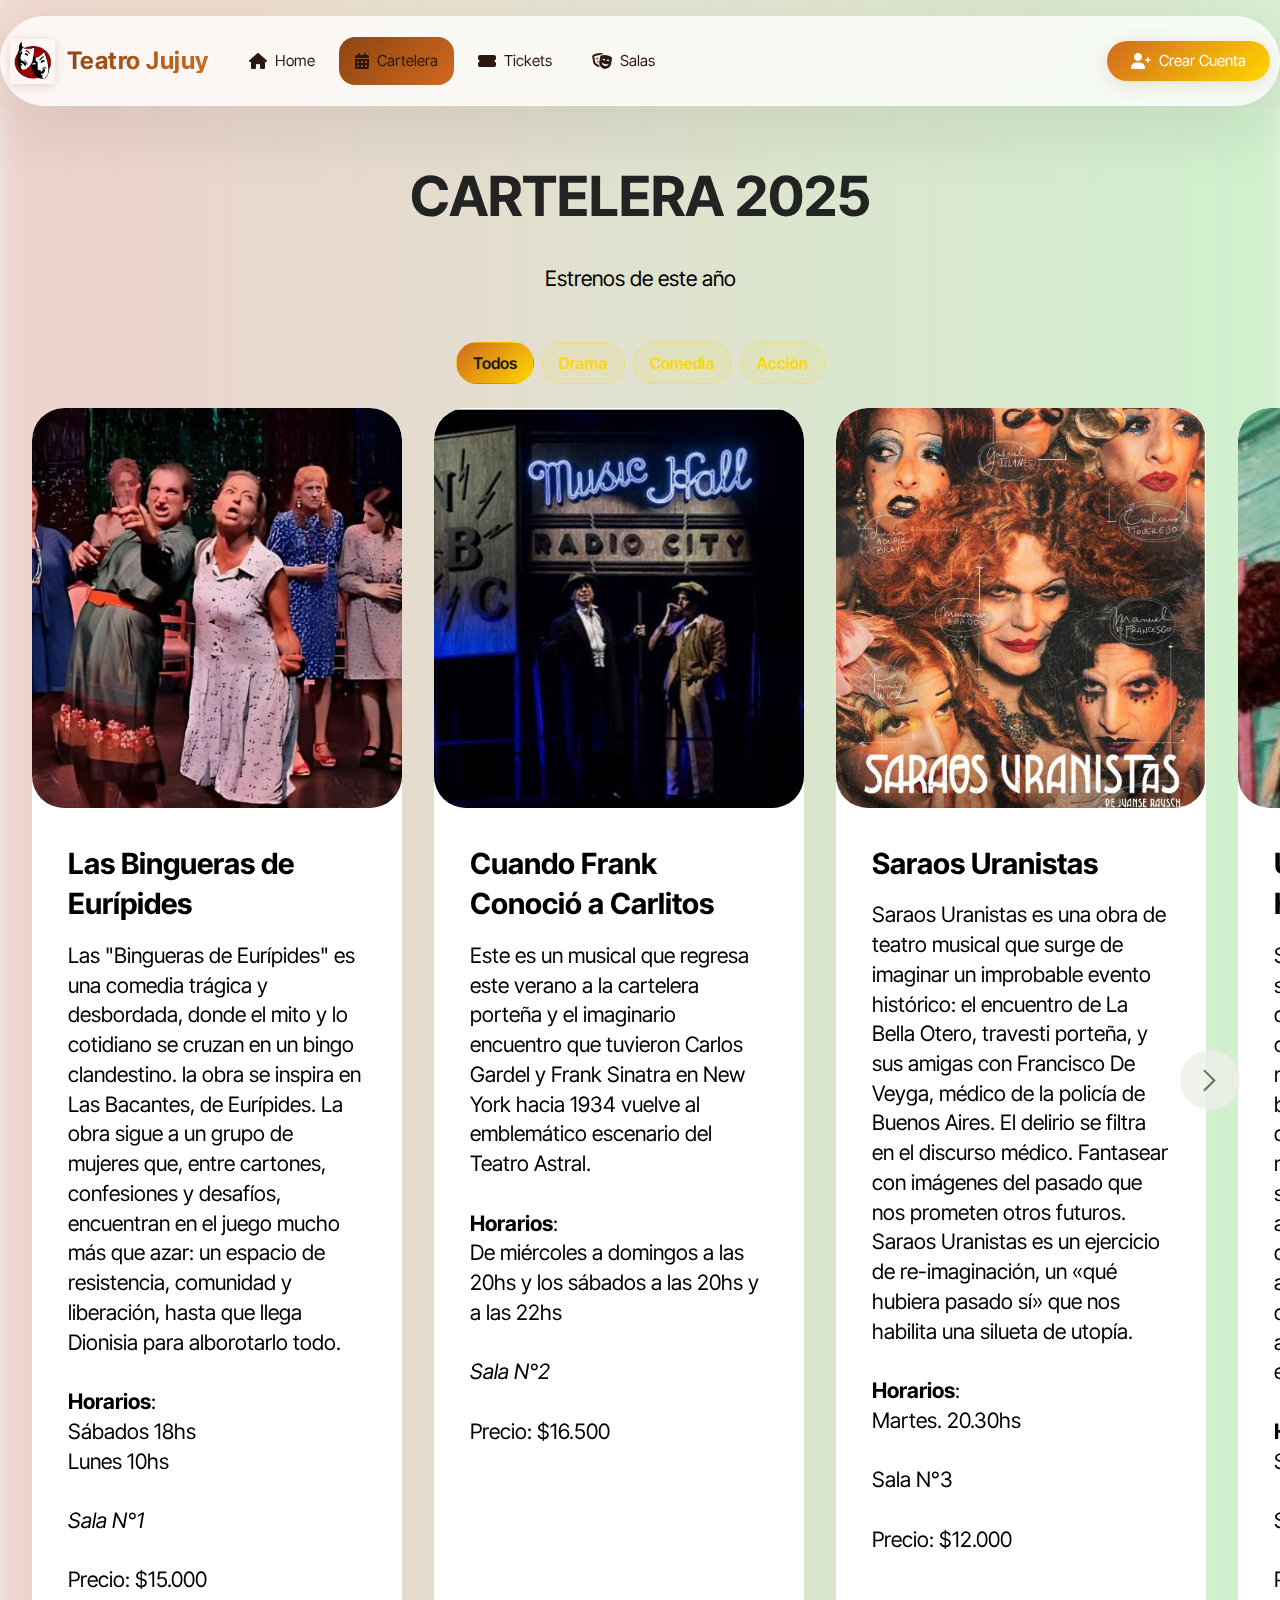
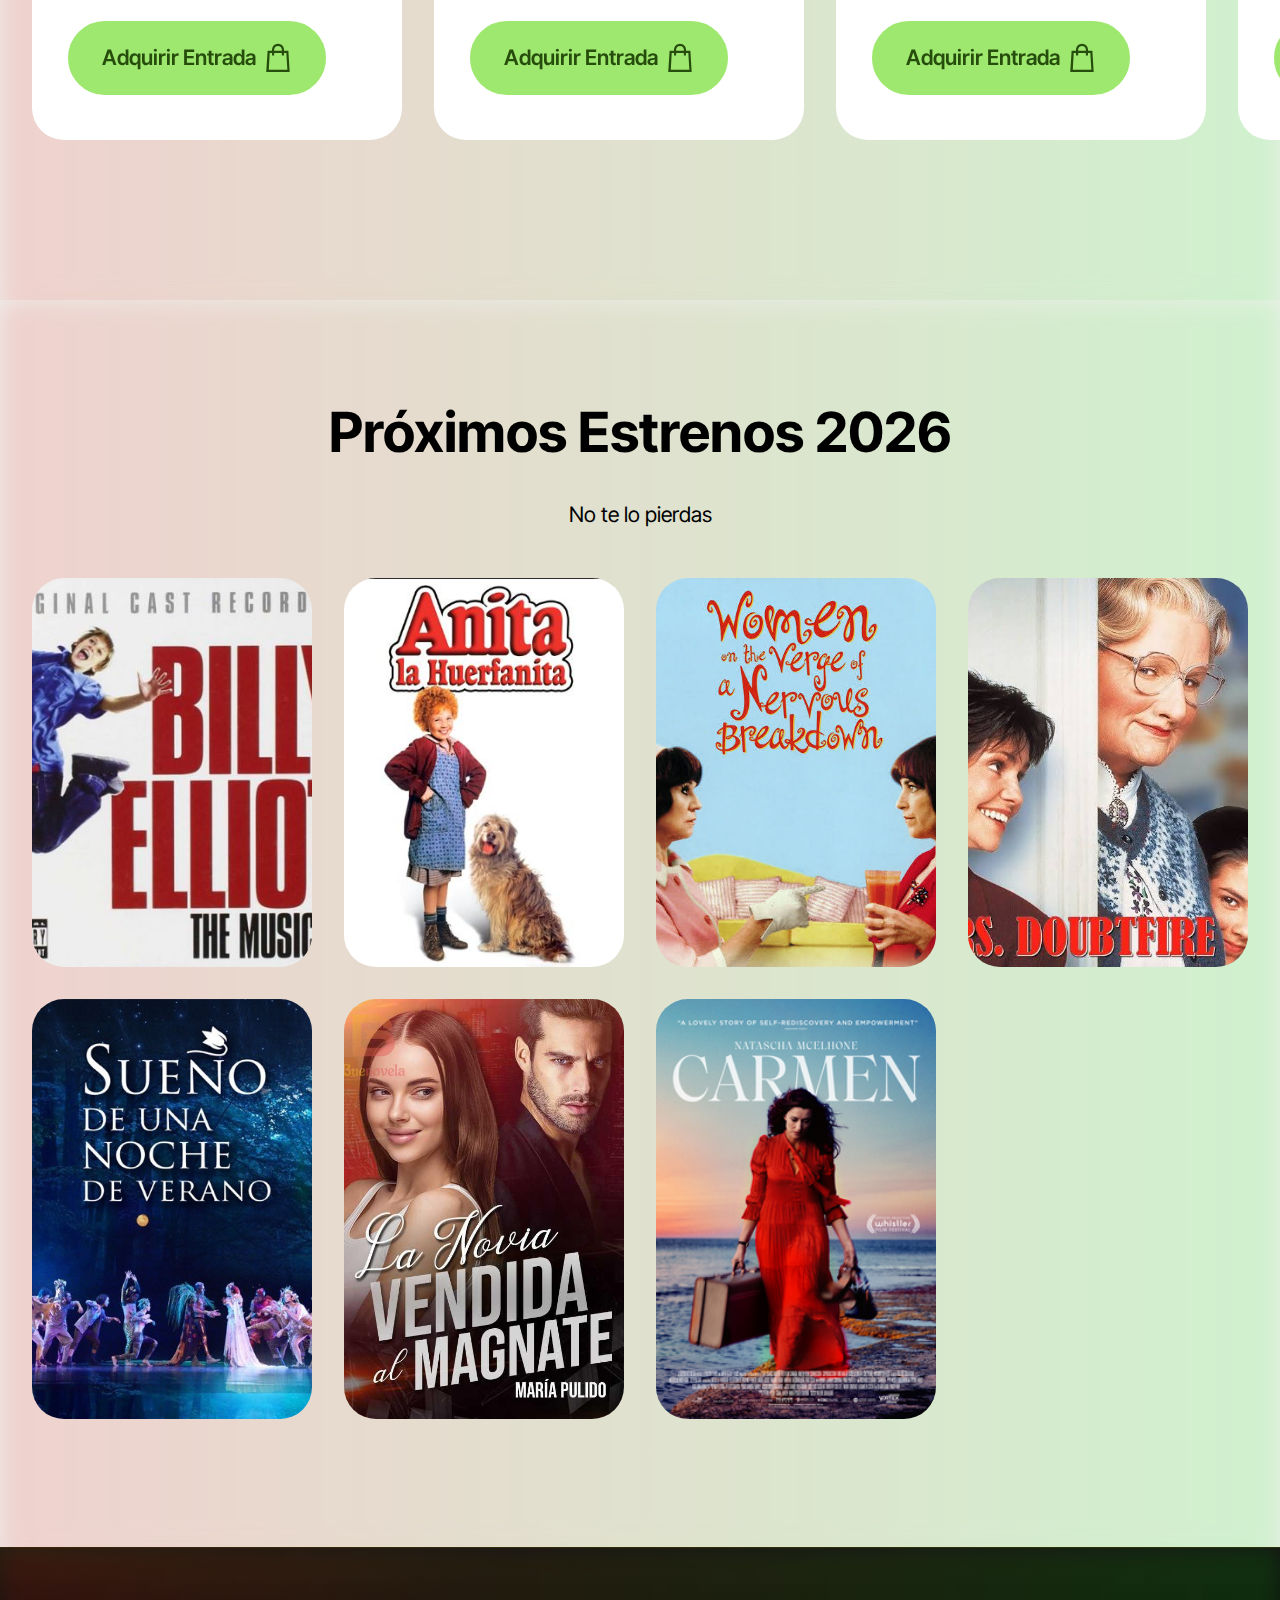
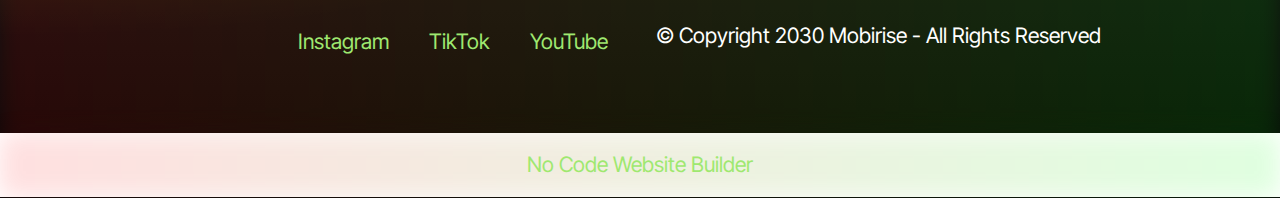
<file: page3.html>
<!DOCTYPE html>
<html  >
<head>
  <!-- Site made with Mobirise Website Builder v6.1.4, https://mobirise.com -->
  <meta charset="UTF-8">
  <!-- Google tag (gtag.js) -->
  <script async src="https://www.googletagmanager.com/gtag/js?id=G-8JQCPQL8RT"></script>
  <script>
    window.dataLayer = window.dataLayer || [];
    function gtag(){dataLayer.push(arguments);}
    gtag('js', new Date());
  
    gtag('config', 'G-8JQCPQL8RT');
  </script>
  <meta http-equiv="X-UA-Compatible" content="IE=edge">
  <meta name="generator" content="Mobirise v6.1.4, mobirise.com">
  <meta name="viewport" content="width=device-width, initial-scale=1, minimum-scale=1">
  <link rel="shortcut icon" href="assets/images/logo2.png" type="image/x-icon">
  <meta name="description" content="">
  
  
  <title>Cartelera</title>
  <link rel="stylesheet" href="assets/web/assets/mobirise-icons2/mobirise2.css">
  <link rel="stylesheet" href="assets/bootstrap/css/bootstrap.min.css">
  <link rel="stylesheet" href="assets/dropdown/css/style.css">
  <link rel="stylesheet" href="assets/theme/css/style.css">
  <link rel="preload" href="https://fonts.googleapis.com/css?family=Inter+Tight:100,200,300,400,500,600,700,800,900,100i,200i,300i,400i,500i,600i,700i,800i,900i&display=swap" as="style" onload="this.onload=null;this.rel='stylesheet'">
  <noscript><link rel="stylesheet" href="https://fonts.googleapis.com/css?family=Inter+Tight:100,200,300,400,500,600,700,800,900,100i,200i,300i,400i,500i,600i,700i,800i,900i&display=swap"></noscript>
  <link rel="stylesheet" href="https://cdnjs.cloudflare.com/ajax/libs/font-awesome/6.0.0/css/all.min.css">
  <link rel="preload" as="style" href="assets/mobirise/css/mbr-additional.css?v=KfMGWf"><link rel="stylesheet" href="assets/mobirise/css/mbr-additional.css?v=KfMGWf" type="text/css">
  <link rel="stylesheet" href="assets/theme/css/navbar-custom.css">
  <link rel="stylesheet" href="assets/theme/css/site-custom.css">
  <link rel="stylesheet" href="assets/theme/css/navbar-custom.css">

  
  
  
</head>
<body>
  
  <section data-bs-version="5.1" class="menu menu3 cid-v0mH9lsX5o" once="menu" id="menu03-c">
	

	<nav class="navbar navbar-dropdown navbar-fixed-top navbar-expand-lg">
		<div class="container">
			<div class="navbar-brand">
				<a href="index.html" class="brand-logo">
					<img src="assets/images/logo.png" alt="Teatro Jujuy" class="logo-img">
					<span class="brand-text">Teatro Jujuy</span>
				</a>
			</div>
			<button class="navbar-toggler" type="button" data-toggle="collapse" data-bs-toggle="collapse" data-target="#navbarSupportedContent" data-bs-target="#navbarSupportedContent" aria-controls="navbarNavAltMarkup" aria-expanded="false" aria-label="Toggle navigation">
				<div class="hamburger">
					<span></span>
					<span></span>
					<span></span>
					<span></span>
				</div>
			</button>
			<div class="collapse navbar-collapse" id="navbarSupportedContent">
				<ul class="navbar-nav nav-dropdown nav-right" data-app-modern-menu="true">
					<li class="nav-item">
						<a class="nav-link modern-link" href="index.html">
							<i class="fas fa-home"></i>
							<span>Home</span>
						</a>
					</li>
					<li class="nav-item">
						<a class="nav-link modern-link" href="page3.html">
							<i class="fas fa-calendar-alt"></i>
							<span>Cartelera</span>
						</a>
					</li>
					<li class="nav-item">
						<a class="nav-link modern-link" href="page4.html">
							<i class="fas fa-ticket-alt"></i>
							<span>Tickets</span>
						</a>
					</li>
					<li class="nav-item">
						<a class="nav-link modern-link" href="page1.html">
							<i class="fas fa-theater-masks"></i>
							<span>Salas</span>
						</a>
					</li>
				</ul>
					<div class="navbar-buttons mbr-section-btn">
						<a class="btn btn-modern display-4" href="page2.html">
							<i class="fas fa-user-plus"></i>
							<span>Crear Cuenta</span>
						</a>
					</div>
				</div>
				
			</div>
		</div>
	</nav>
</section>

<section data-bs-version="5.1" class="features017 mbr-embla cid-v0mPe3JOvY" id="features017-f">
	
	
	<div class="position-relative">
		<div class="container-fluid">
			<div class="row justify-content-center">
				<div class="col-12 content-head">
					<div class="mbr-section-head mb-5">
						<h4 class="mbr-section-title mbr-fonts-style align-center mb-0 display-2"><strong>CARTELERA 2025</strong></h4>
						<h5 class="mbr-section-subtitle mbr-fonts-style align-center mb-0 mt-4 display-7">Estrenos de este año</h5>
					</div>
				</div>
			</div>
        </div>
        
        <div class="filter-controls">
            <button class="filter-btn active" data-filter="todos">Todos</button>
            <button class="filter-btn" data-filter="drama">Drama</button>
            <button class="filter-btn" data-filter="comedia">Comedia</button>
            <button class="filter-btn" data-filter="accion">Acción</button>
        </div>

        <div class="embla" data-skip-snaps="true" data-align="center" data-contain-scroll="trimSnaps" data-auto-play-interval="5" data-draggable="true">
			<div class="embla__viewport container-fluid">
				<div class="embla__container">
                    <div class="embla__slide slider-image item active" data-category="comedia" style="margin-left: 1rem; margin-right: 1rem;">
						<div class="slide-content">
							<div class="item-img">
								<div class="item-wrapper">
									<img src="assets/images/evento1.jpg" alt="Mobirise Website Builder" title="" data-slide-to="0" data-bs-slide-to="0">
								</div>
							</div>
							<div class="item-content">
								<h5 class="item-title mbr-fonts-style display-5"><strong>Las Bingueras de Eurípides</strong></h5>
								
								<p class="mbr-text mbr-fonts-style mt-3 display-7">
									Las "Bingueras de Eurípides" es una comedia trágica y desbordada, donde el mito y lo cotidiano se cruzan en un bingo clandestino. la obra se inspira en Las Bacantes, de Eurípides. La obra sigue a un grupo de mujeres que, entre cartones, confesiones y desafíos, encuentran en el juego mucho más que azar: un espacio de resistencia, comunidad y liberación, hasta que llega Dionisia para alborotarlo todo.<br><br><strong>Horarios</strong>:<br>Sábados 18hs<br>Lunes 10hs<br><br><em>Sala N°1</em><br><br>Precio: $15.000</p>
							</div>
							<div class="mbr-section-btn item-footer mt-2"><a href="page4.html" class="btn item-btn btn-primary display-7" target="_blank"><span class="mobi-mbri mobi-mbri-shopping-bag mbr-iconfont mbr-iconfont-btn"></span>Adquirir Entrada</a></div>
						</div>
                    </div><div class="embla__slide slider-image item active" data-category="drama" style="margin-left: 1rem; margin-right: 1rem;">
						<div class="slide-content">
							<div class="item-img">
								<div class="item-wrapper">
									<img src="assets/images/evento2.jpg" alt="Mobirise Website Builder" title="" data-slide-to="1" data-bs-slide-to="1">
								</div>
							</div>
							<div class="item-content">
								<h5 class="item-title mbr-fonts-style display-5"><strong>Cuando Frank Conoció a Carlitos</strong></h5>
								
								<p class="mbr-text mbr-fonts-style mt-3 display-7">
									Este es un musical que regresa este verano a la cartelera porteña y el imaginario encuentro que tuvieron Carlos Gardel y Frank Sinatra en New York hacia 1934 vuelve al emblemático escenario del Teatro Astral.<br><br><strong>Horarios</strong>:<br>De miércoles a domingos a las 20hs y los sábados a las 20hs y a las 22hs<br><br><em>Sala N°2</em><br><br>Precio: $16.500</p>
							</div>
							<div class="mbr-section-btn item-footer mt-2"><a href="page4.html" class="btn item-btn btn-primary display-7" target="_blank"><span class="mobi-mbri mobi-mbri-shopping-bag mbr-iconfont mbr-iconfont-btn"></span>Adquirir Entrada</a></div>
						</div>
                    </div><div class="embla__slide slider-image item active" data-category="drama" style="margin-left: 1rem; margin-right: 1rem;">
						<div class="slide-content">
							<div class="item-img">
								<div class="item-wrapper">
									<img src="assets/images/evento3.jpg" alt="Mobirise Website Builder" title="" data-slide-to="2" data-bs-slide-to="2">
								</div>
							</div>
							<div class="item-content">
								<h5 class="item-title mbr-fonts-style display-5"><strong>Saraos Uranistas</strong></h5>
								
								<p class="mbr-text mbr-fonts-style mt-3 display-7">
									Saraos Uranistas es una obra de teatro musical que surge de imaginar un improbable evento histórico: el encuentro de La Bella Otero, travesti porteña, y sus amigas con Francisco De Veyga, médico de la policía de Buenos Aires. El delirio se filtra en el discurso médico. Fantasear con imágenes del pasado que nos prometen otros futuros. Saraos Uranistas es un ejercicio de re-imaginación, un «qué hubiera pasado sí» que nos habilita una silueta de utopía.<br><br><strong>Horarios</strong>:<br>Martes. 20.30hs<br><br>Sala N°3<br><br>Precio: $12.000</p>
							</div>
							<div class="mbr-section-btn item-footer mt-2"><a href="page4.html" class="btn item-btn btn-primary display-7" target="_blank"><span class="mobi-mbri mobi-mbri-shopping-bag mbr-iconfont mbr-iconfont-btn"></span>Adquirir Entrada</a></div>
						</div>
                    </div><div class="embla__slide slider-image item active" data-category="comedia" style="margin-left: 1rem; margin-right: 1rem;">
						<div class="slide-content">
							<div class="item-img">
								<div class="item-wrapper">
									<img src="assets/images/evento4.jpeg" alt="Mobirise Website Builder" title="" data-slide-to="3" data-bs-slide-to="3">
								</div>
							</div>
							<div class="item-content">
								<h5 class="item-title mbr-fonts-style display-5"><strong>Una Historia de Humor del 900</strong></h5>
								
								<p class="mbr-text mbr-fonts-style mt-3 display-7">Si querés teatro en tu fin de semana, Una Historia de Humor del 900 es teatro gestual y clown con toques de comedia y nostalgia, todo en perfecto balance. Un porteño tanguero de ley y una inmigrante napolitana del barrio de Caminito se encuentran casualmente y accidentalmente en una estación de tren. Entre ellos nacerá un amor que los acompañará durante toda su vida… no sin algún que otro desencuentro en el camino.<br><br><strong>Horarios</strong>:<br> Sábados. 17.30hs<br><br>Sala N°3<br><br>Precio: $10.000</p>
							</div>
							<div class="mbr-section-btn item-footer mt-2"><a href="page4.html" class="btn item-btn btn-primary display-7" target="_blank"><span class="mobi-mbri mobi-mbri-shopping-bag mbr-iconfont mbr-iconfont-btn"></span>Adquirir Entrada</a></div>
						</div>
                    </div><div class="embla__slide slider-image item active" data-category="comedia" style="margin-left: 1rem; margin-right: 1rem;">
						<div class="slide-content">
							<div class="item-img">
								<div class="item-wrapper">
									<img src="assets/images/evento5.jpg" alt="Mobirise Website Builder" title="" data-slide-to="4" data-bs-slide-to="4">
								</div>
							</div>
							<div class="item-content">
								<h5 class="item-title mbr-fonts-style display-5"><strong>Al Bárbaro le doy Paz</strong></h5>
								
								<p class="mbr-text mbr-fonts-style mt-3 display-7">En esta obra, cuatro actores de la comedia musical se sumergen en la personalidad de Walsh. Estrenada originalmente en 2021, Al Bárbaro le doy Paz está creada sobre textos y canciones de María Elena Walsh para adultos. Un hombre niño, una enamorada y una mujer que protesta son los encargados de despertar la conciencia de Magoya.<br><br><strong>Horarios</strong>:<br> Sábados. 19hs<br><br>Sala N°2<br><br>Precio: $18.000</p>
							</div>
							<div class="mbr-section-btn item-footer mt-2"><a href="page4.html" class="btn item-btn btn-primary display-7" target="_blank"><span class="mobi-mbri mobi-mbri-shopping-bag mbr-iconfont mbr-iconfont-btn"></span>Adquirir Entrada</a></div>
						</div>
                    </div><div class="embla__slide slider-image item active" data-category="drama" style="margin-left: 1rem; margin-right: 1rem;">
						<div class="slide-content">
							<div class="item-img">
								<div class="item-wrapper">
									<img src="assets/images/evento6.jpg" alt="Mobirise Website Builder" title="" data-slide-to="5" data-bs-slide-to="5">
								</div>
							</div>
							<div class="item-content">
								<h5 class="item-title mbr-fonts-style display-5"><strong>Mabel Siempre Auténtica</strong></h5>
								
								<p class="mbr-text mbr-fonts-style mt-3 display-7">Mabel siempre auténtica es una comedia explosiva con Mabel como personaje icónico protagonista. Mabel es una estrella de los años 80 que vuelve para demostrar por qué es una verdadera leyenda del espectáculo. Lengua afilada e ingenio imparable para enfrentar las locuras de la vida moderna mientras maneja las aventuras y desventuras con su hija Mónica.<br><br><strong>Horarios</strong>:<br> Viernes 22:30hs<br><br>Sala N°1<br><br>Precio: $20.000</p>
							</div>
							<div class="mbr-section-btn item-footer mt-2"><a href="page4.html" class="btn item-btn btn-primary display-7" target="_blank"><span class="mobi-mbri mobi-mbri-shopping-bag mbr-iconfont mbr-iconfont-btn"></span>Adquirir Entrada</a></div>
						</div>
					</div><div class="embla__slide slider-image item active" style="margin-left: 1rem; margin-right: 1rem;">
						<div class="slide-content">
							<div class="item-img">
								<div class="item-wrapper">
									<img src="assets/images/evento7.jpg" alt="Mobirise Website Builder" title="" data-slide-to="6" data-bs-slide-to="6">
								</div>
							</div>
							<div class="item-content">
								<h5 class="item-title mbr-fonts-style display-5"><strong>Caer</strong></h5>
								
								<p class="mbr-text mbr-fonts-style mt-3 display-7">Luciano Castro protagoniza este unipersonal en una historia que revive la época dorada del boxeo argentino desde una mirada íntima.
<br>El relato gira en torno a Junior, un boxeador con talento de sobra, pero atrapado en una pelea aún más difícil que las del ring: la que enfrenta a sus propios demonios. Un viaje emocional que pone en juego la fuerza, la caída y la redención.<br><br><strong>Horarios</strong>:<br>Jueves 22:30hs<br><br>Sala N°1<br><br>Precio: $22.000</p>
							</div>
							<div class="mbr-section-btn item-footer mt-2"><a href="page4.html" class="btn item-btn btn-primary display-7" target="_blank"><span class="mobi-mbri mobi-mbri-shopping-bag mbr-iconfont mbr-iconfont-btn"></span>Adquirir Entrada</a></div>
						</div>
					</div>
				</div>
			</div>
			<button class="embla__button embla__button--prev">
				<span class="mobi-mbri mobi-mbri-arrow-prev mbr-iconfont" aria-hidden="true"></span>
				<span class="sr-only visually-hidden visually-hidden visually-hidden">Previous</span>
			</button>
			<button class="embla__button embla__button--next">
				<span class="mobi-mbri mobi-mbri-arrow-next mbr-iconfont" aria-hidden="true"></span>
				<span class="sr-only visually-hidden visually-hidden visually-hidden">Next</span>
			</button>
		</div>
	</div>
</section>

<section data-bs-version="5.1" class="gallery1 mbr-gallery cid-v0mOZGIL6I" id="gallery01-e">
    
    

    <div class="container-fluid">
        <div class="row justify-content-center">
            <div class="col-12 content-head">
                <div class="mb-5">
                    <h3 class="mbr-section-title mbr-fonts-style align-center m-0 display-2"><strong>Próximos&nbsp;Estrenos 2026</strong></h3>
                    <h4 class="mbr-section-subtitle mbr-fonts-style align-center mb-0 mt-4 display-7">No te lo pierdas</h4>
                </div>
            </div>
        </div>
        <div class="row mbr-gallery">
            <div class="col-12 col-md-6 col-lg-3 item gallery-image" data-category="drama">
                <div class="item-wrapper mb-3" data-toggle="modal" data-bs-toggle="modal" data-target="#v0nZt3jb8F-modal" data-bs-target="#v0nZt3jb8F-modal">
                    <img class="w-100" src="assets/images/evento8.jpg" alt="Mobirise Website Builder" data-slide-to="0" data-bs-slide-to="0" data-target="#lb-v0nZt3jb8F" data-bs-target="#lb-v0nZt3jb8F">
                    <div class="icon-wrapper">
                        <span class="mobi-mbri mobi-mbri-search mbr-iconfont mbr-iconfont-btn"></span>
                    </div>
                </div>
                
            </div>
            <div class="col-12 col-md-6 col-lg-3 item gallery-image" data-category="comedia">
                <div class="item-wrapper mb-3" data-toggle="modal" data-bs-toggle="modal" data-target="#v0nZt3jb8F-modal" data-bs-target="#v0nZt3jb8F-modal">
                    <img class="w-100" src="assets/images/evento9.jpg" alt="Mobirise Website Builder" data-slide-to="1" data-bs-slide-to="1" data-target="#lb-v0nZt3jb8F" data-bs-target="#lb-v0nZt3jb8F">
                    <div class="icon-wrapper">
                        <span class="mobi-mbri mobi-mbri-search mbr-iconfont mbr-iconfont-btn"></span>
                    </div>
                </div>
                
            </div>
            <div class="col-12 col-md-6 col-lg-3 item gallery-image" data-category="accion">
                <div class="item-wrapper mb-3" data-toggle="modal" data-bs-toggle="modal" data-target="#v0nZt3jb8F-modal" data-bs-target="#v0nZt3jb8F-modal">
                    <img class="w-100" src="assets/images/evento10.jpeg" alt="Mobirise Website Builder" data-slide-to="2" data-bs-slide-to="2" data-target="#lb-v0nZt3jb8F" data-bs-target="#lb-v0nZt3jb8F">
                    <div class="icon-wrapper">
                        <span class="mobi-mbri mobi-mbri-search mbr-iconfont mbr-iconfont-btn"></span>
                    </div>
                </div>
                
            </div>
            <div class="col-12 col-md-6 col-lg-3 item gallery-image" data-category="drama">
                <div class="item-wrapper mb-3" data-toggle="modal" data-bs-toggle="modal" data-target="#v0nZt3jb8F-modal" data-bs-target="#v0nZt3jb8F-modal">
                    <img class="w-100" src="assets/images/evento11.jpeg" alt="Mobirise Website Builder" data-slide-to="3" data-bs-slide-to="3" data-target="#lb-v0nZt3jb8F" data-bs-target="#lb-v0nZt3jb8F">
                    <div class="icon-wrapper">
                        <span class="mobi-mbri mobi-mbri-search mbr-iconfont mbr-iconfont-btn"></span>
                    </div>
                </div>
                
            </div>
            <div class="col-12 col-md-6 col-lg-3 item gallery-image" data-category="accion">
                <div class="item-wrapper mb-3" data-toggle="modal" data-bs-toggle="modal" data-target="#v0nZt3jb8F-modal" data-bs-target="#v0nZt3jb8F-modal">
                    <img class="w-100" src="assets/images/evento12.jpg" alt="Mobirise Website Builder" data-slide-to="4" data-bs-slide-to="4" data-target="#lb-v0nZt3jb8F" data-bs-target="#lb-v0nZt3jb8F">
                    <div class="icon-wrapper">
                        <span class="mobi-mbri mobi-mbri-search mbr-iconfont mbr-iconfont-btn"></span>
                    </div>
                </div>
                
            </div>
            <div class="col-12 col-md-6 col-lg-3 item gallery-image" data-category="comedia">
                <div class="item-wrapper mb-3" data-toggle="modal" data-bs-toggle="modal" data-target="#v0nZt3jb8F-modal" data-bs-target="#v0nZt3jb8F-modal">
                    <img class="w-100" src="assets/images/evento13.jpg" alt="Mobirise Website Builder" data-slide-to="5" data-bs-slide-to="5" data-target="#lb-v0nZt3jb8F" data-bs-target="#lb-v0nZt3jb8F">
                    <div class="icon-wrapper">
                        <span class="mobi-mbri mobi-mbri-search mbr-iconfont mbr-iconfont-btn"></span>
                    </div>
                </div>
                
            </div>
            <div class="col-12 col-md-6 col-lg-3 item gallery-image" data-category="accion">
                <div class="item-wrapper mb-3" data-toggle="modal" data-bs-toggle="modal" data-target="#v0nZt3jb8F-modal" data-bs-target="#v0nZt3jb8F-modal">
                    <img class="w-100" src="assets/images/evento14.png" alt="Mobirise Website Builder" data-slide-to="6" data-bs-slide-to="6" data-target="#lb-v0nZt3jb8F" data-bs-target="#lb-v0nZt3jb8F">
                    <div class="icon-wrapper">
                        <span class="mobi-mbri mobi-mbri-search mbr-iconfont mbr-iconfont-btn"></span>
                    </div>
                </div>
                
            </div>
            
        </div>

        <div class="modal mbr-slider" tabindex="-1" role="dialog" aria-hidden="true" id="v0nZt3jb8F-modal">
            <div class="modal-dialog" role="document">
                <div class="modal-content">
                    <div class="modal-body">
                        <div class="carousel slide" data-pause="false" data-bs-pause="false" id="lb-v0nZt3jb8F" data-interval="5000" data-bs-interval="5000">
                            <div class="carousel-inner">
                                <div class="carousel-item active">
                                    <img class="d-block w-100" src="assets/images/evento8.jpg" alt="Mobirise Website Builder">
                                </div>
                                <div class="carousel-item">
                                    <img class="d-block w-100" src="assets/images/evento9.jpg" alt="Mobirise Website Builder">
                                </div>
                                <div class="carousel-item">
                                    <img class="d-block w-100" src="assets/images/evento10.jpeg" alt="Mobirise Website Builder">
                                </div>
                                <div class="carousel-item">
                                    <img class="d-block w-100" src="assets/images/evento11.jpeg" alt="Mobirise Website Builder">
                                </div>
                                <div class="carousel-item">
                                    <img class="d-block w-100" src="assets/images/evento12.jpg" alt="Mobirise Website Builder">
                                </div>
                                <div class="carousel-item">
                                    <img class="d-block w-100" src="assets/images/evento13.jpg" alt="Mobirise Website Builder">
                                </div>
                                <div class="carousel-item">
                                    <img class="d-block w-100" src="assets/images/evento14.png" alt="Mobirise Website Builder">
                                </div>
                                
                            </div>
                            <ol class="carousel-indicators">
                                <li data-slide-to="0" data-bs-slide-to="0" class="active" data-target="#lb-v0nZt3jb8F" data-bs-target="#lb-v0nZt3jb8F"></li>
                                <li data-slide-to="1" data-bs-slide-to="1" data-target="#lb-v0nZt3jb8F" data-bs-target="#lb-v0nZt3jb8F"></li>
                                <li data-slide-to="2" data-bs-slide-to="2" data-target="#lb-v0nZt3jb8F" data-bs-target="#lb-v0nZt3jb8F"></li>
                                <li data-slide-to="3" data-bs-slide-to="3" data-target="#lb-v0nZt3jb8F" data-bs-target="#lb-v0nZt3jb8F"></li>
                                <li data-slide-to="4" data-bs-slide-to="4" data-target="#lb-v0nZt3jb8F" data-bs-target="#lb-v0nZt3jb8F"></li>
                                <li data-slide-to="5" data-bs-slide-to="5" data-target="#lb-v0nZt3jb8F" data-bs-target="#lb-v0nZt3jb8F"></li>
                                <li data-slide-to="6" data-bs-slide-to="6" data-target="#lb-v0nZt3jb8F" data-bs-target="#lb-v0nZt3jb8F"></li>
                                
                            </ol>
                            <a role="button" href="" class="close" data-dismiss="modal" data-bs-dismiss="modal" aria-label="Close">
                            </a>
                            <a class="carousel-control-prev carousel-control" role="button" data-slide="prev" data-bs-slide="prev" href="#lb-v0nZt3jb8F">
                                <span class="mobi-mbri mobi-mbri-arrow-prev" aria-hidden="true"></span>
                                <span class="sr-only visually-hidden">Previous</span>
                            </a>
                            <a class="carousel-control-next carousel-control" role="button" data-slide="next" data-bs-slide="next" href="#lb-v0nZt3jb8F">
                                <span class="mobi-mbri mobi-mbri-arrow-next" aria-hidden="true"></span>
                                <span class="sr-only visually-hidden">Next</span>
                            </a>
                        </div>
                    </div>
                </div>
            </div>
        </div>
    </div>
</section>

<section data-bs-version="5.1" class="footer2 cid-v0mTwxJxdH" once="footers" id="footer02-k">
    

    
    

    <div class="container">
        <div class="row flex-row-reverse">
            <div class="col-12 col-lg-6 center mt-2 mb-3">
                <p class="mbr-fonts-style copyright mb-0 display-7">
                    © Copyright 2030 Mobirise - All Rights Reserved
                </p>
            </div>
            <div class="col-12 col-lg-6 center">
                <div class="row-links mt-2 mb-3">
                    <ul class="row-links-soc">
                        
                        
                        
                        
                    <li class="row-links-soc-item mbr-fonts-style display-7">
                            <a href="https://www.instagram.com/" class="text-primary">Instagram</a>
                        </li><li class="row-links-soc-item mbr-fonts-style display-7">
                            <a href="https://tiktok.com" class="text-primary">TikTok</a>
                        </li><li class="row-links-soc-item mbr-fonts-style display-7">
                            <a href="https://youtube.com" class="text-primary">YouTube</a>
                        </li></ul>
                </div>
            </div>
        </div>
    </div>
</section><section class="display-7" style="padding: 0;align-items: center;justify-content: center;flex-wrap: wrap;    align-content: center;display: flex;position: relative;height: 4rem;"><a href="https://mobiri.se/4272516" style="flex: 1 1;height: 4rem;position: absolute;width: 100%;z-index: 1;"><img alt="" style="height: 4rem;" src="[data-uri]"></a><p style="margin: 0;text-align: center;" class="display-7">&#8204;</p><a style="z-index:1" href="https://mobirise.com/builder/no-code-website-builder.html">No Code Website Builder</a></section><script src="assets/bootstrap/js/bootstrap.bundle.min.js"></script>  <script src="assets/smoothscroll/smooth-scroll.js"></script>  <script src="assets/ytplayer/index.js"></script>  <script src="assets/dropdown/js/navbar-dropdown.js"></script>  <script src="assets/embla/embla.min.js"></script>  <script src="assets/embla/script.js"></script>  <script src="assets/theme/js/script.js"></script>  <script src="assets/theme/js/navbar-scripts.js"></script>  <script src="assets/theme/js/filter.js"></script>  
  
  
</body>
</html>
</file>
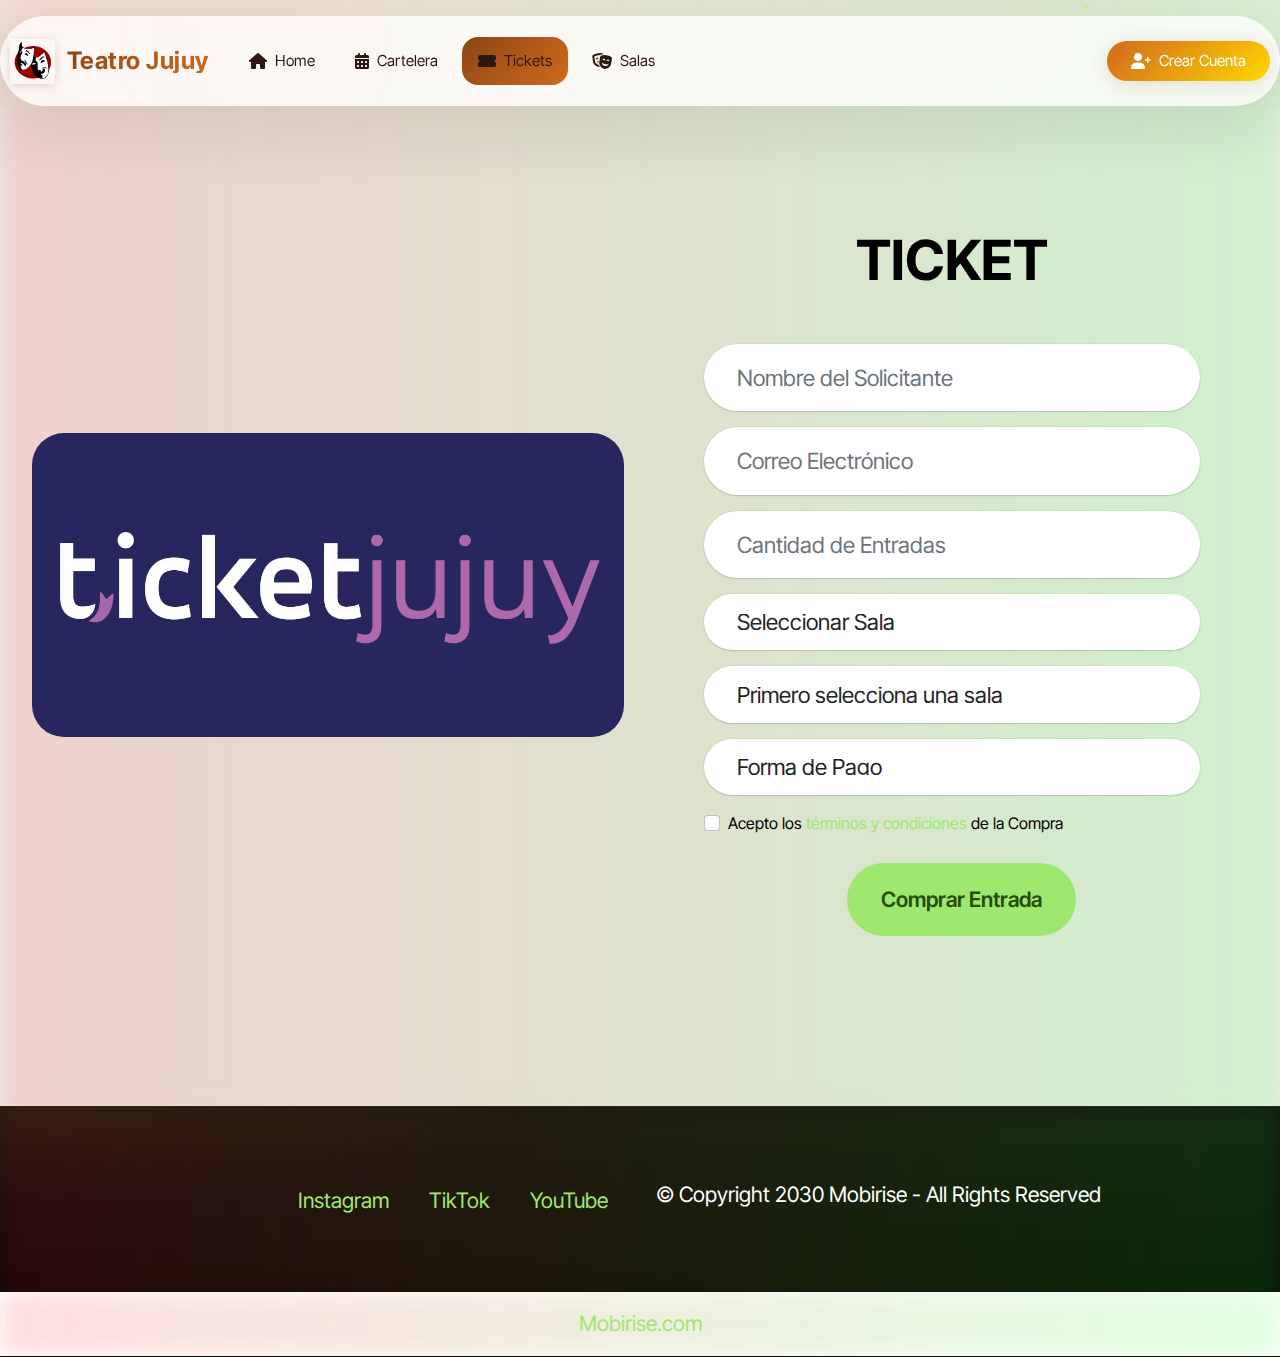
<file: page4.html>
<!DOCTYPE html>
<html  >
<head>
  <!-- Site made with Mobirise Website Builder v6.1.4, https://mobirise.com -->
  <meta charset="UTF-8">
  <!-- Google tag (gtag.js) -->
  <script async src="https://www.googletagmanager.com/gtag/js?id=G-8JQCPQL8RT"></script>
  <script>
    window.dataLayer = window.dataLayer || [];
    function gtag(){dataLayer.push(arguments);}
    gtag('js', new Date());
  
    gtag('config', 'G-8JQCPQL8RT');
  </script>
  <meta http-equiv="X-UA-Compatible" content="IE=edge">
  <meta name="generator" content="Mobirise v6.1.4, mobirise.com">
  <meta name="viewport" content="width=device-width, initial-scale=1, minimum-scale=1">
  <link rel="shortcut icon" href="assets/images/logo2.png" type="image/x-icon">
  <meta name="description" content="">
  
  
  <title>Compra de Entradas</title>
  <link rel="stylesheet" href="assets/web/assets/mobirise-icons2/mobirise2.css">
  <link rel="stylesheet" href="assets/bootstrap/css/bootstrap.min.css">
  <link rel="stylesheet" href="assets/dropdown/css/style.css">
  <link rel="stylesheet" href="assets/theme/css/style.css">
  <link rel="preload" href="https://fonts.googleapis.com/css?family=Inter+Tight:100,200,300,400,500,600,700,800,900,100i,200i,300i,400i,500i,600i,700i,800i,900i&display=swap" as="style" onload="this.onload=null;this.rel='stylesheet'">
  <noscript><link rel="stylesheet" href="https://fonts.googleapis.com/css?family=Inter+Tight:100,200,300,400,500,600,700,800,900,100i,200i,300i,400i,500i,600i,700i,800i,900i&display=swap"></noscript>
  <link rel="stylesheet" href="https://cdnjs.cloudflare.com/ajax/libs/font-awesome/6.0.0/css/all.min.css">
  <link rel="preload" as="style" href="assets/mobirise/css/mbr-additional.css?v=jRQSdp"><link rel="stylesheet" href="assets/mobirise/css/mbr-additional.css?v=jRQSdp" type="text/css">
  <link rel="stylesheet" href="assets/theme/css/navbar-custom.css">
  <link rel="stylesheet" href="assets/theme/css/site-custom.css">

  
  
  
</head>
<body>
  
  <section data-bs-version="5.1" class="menu menu3 cid-v0mH9lsX5o" once="menu" id="menu03-h">
	

	<nav class="navbar navbar-dropdown navbar-fixed-top navbar-expand-lg">
		<div class="container">
			<div class="navbar-brand">
				<a href="index.html" class="brand-logo">
					<img src="assets/images/logo.png" alt="Teatro Jujuy" class="logo-img">
					<span class="brand-text">Teatro Jujuy</span>
				</a>
			</div>
			<button class="navbar-toggler" type="button" data-toggle="collapse" data-bs-toggle="collapse" data-target="#navbarSupportedContent" data-bs-target="#navbarSupportedContent" aria-controls="navbarNavAltMarkup" aria-expanded="false" aria-label="Toggle navigation">
				<div class="hamburger">
					<span></span>
					<span></span>
					<span></span>
					<span></span>
				</div>
			</button>
			<div class="collapse navbar-collapse" id="navbarSupportedContent">
				<ul class="navbar-nav nav-dropdown nav-right" data-app-modern-menu="true">
					<li class="nav-item">
						<a class="nav-link modern-link" href="index.html">
							<i class="fas fa-home"></i>
							<span>Home</span>
						</a>
					</li>
					<li class="nav-item">
						<a class="nav-link modern-link" href="page3.html">
							<i class="fas fa-calendar-alt"></i>
							<span>Cartelera</span>
						</a>
					</li>
					<li class="nav-item">
						<a class="nav-link modern-link" href="page4.html">
							<i class="fas fa-ticket-alt"></i>
							<span>Tickets</span>
						</a>
					</li>
					<li class="nav-item">
						<a class="nav-link modern-link" href="page1.html">
							<i class="fas fa-theater-masks"></i>
							<span>Salas</span>
						</a>
					</li>
				</ul>
                    <div class="navbar-buttons mbr-section-btn">
						<a class="btn btn-modern display-4" href="page2.html">
							<i class="fas fa-user-plus"></i>
							<span>Crear Cuenta</span>
						</a>
					</div>
                </div>
				
			</div>
		</div>
	</nav>
</section>

<section data-bs-version="5.1" class="form03 cid-v0mQPljjA4" id="form03-j">
    

    

    <div class="container">
        <div class="row justify-content-center">
            <div class="col-12 col-lg item-wrapper">
                <div class="mbr-section-head mb-5">
                    <h3 class="mbr-section-title mbr-fonts-style align-center mb-0 display-2"><strong>TICKET</strong></h3>
                    
                </div>
                <div class="col-lg-12 mx-auto mbr-form" data-form-type="formoid">
                    <form action="https://mobirise.eu/" method="POST" class="mbr-form form-with-styler" data-form-title="Form Name"><input type="hidden" name="email" data-form-email="true" value="DYyvq1k6Moqe/0qplC4EI+lMfpHrHGmVlXyHLvgRJCflJb5Mi5rHe+Pi172es6Nd42LcVSiLmr8XbbiBtarlGxGbBrbnzSHj/oMQl2rp1RublTPklKYWPbguZEdJIJgA">
                        <div class="row">
                            <div hidden="hidden" data-form-alert="" class="alert alert-success col-12">Compra realizada con éxito!</div>
                            <div hidden="hidden" data-form-alert-danger="" class="alert alert-danger col-12">
                                Error al procesar la compra. Inténtalo de nuevo.
                            </div>
                        </div>
                        <div class="dragArea row">
                            <!-- Nombre del solicitante -->
                            <div class="col-12 form-group mb-3" data-for="nombre">
                                <input type="text" name="nombre" placeholder="Nombre del Solicitante" data-form-field="nombre" class="form-control" value="" id="nombre-form03-j" required>
                            </div>
                            <!-- Correo -->
                            <div class="col-12 form-group mb-3" data-for="email">
                                <input type="email" name="email" placeholder="Correo Electrónico" data-form-field="email" class="form-control" value="" id="email-form03-j" required>
                            </div>
                            <!-- Cantidad de entradas -->
                            <div class="col-12 form-group mb-3" data-for="cantidad">
                                <input type="number" name="cantidad" placeholder="Cantidad de Entradas" data-form-field="cantidad" class="form-control" value="" id="cantidad-form03-j" min="1" max="10" required>
                            </div>
                            <!-- Número de Salas -->
                            <div class="col-12 form-group mb-3" data-for="sala">
                                <select name="sala" data-form-field="sala" class="form-control" id="sala-form03-j" required onchange="actualizarHorarios()">
                                    <option value="">Seleccionar Sala</option>
                                    <option value="sala1">Sala 1</option>
                                    <option value="sala2">Sala 2</option>
                                    <option value="sala3">Sala 3</option>
                                </select>
                            </div>
                            <!-- Horarios y Funciones -->
                            <div class="col-12 form-group mb-3" data-for="horario">
                                <select name="horario" data-form-field="horario" class="form-control" id="horario-form03-j" required>
                                    <option value="">Primero selecciona una sala</option>
                                </select>
                            </div>
                            <!-- Forma de Pago -->
                            <div class="col-12 form-group mb-3" data-for="pago">
                                <select name="pago" data-form-field="pago" class="form-control" id="pago-form03-j" required onchange="actualizarFormaDePago()">
                                    <option value="">Forma de Pago</option>
                                    <option value="tarjeta_debito">Tarjeta de Débito</option>
                                    <option value="tarjeta_credito">Tarjeta de Crédito</option>
                                    <option value="transferencia">Transferencia</option>
                                </select>
                            </div>
                            <!-- Campos para Tarjeta de Crédito/Débito (ocultos por defecto) -->
                            <div id="datos-tarjeta" style="display: none;" class="col-12">
                                <div class="form-group mb-3" data-for="numero_tarjeta">
                                    <input type="text" name="numero_tarjeta" placeholder="Número de Tarjeta" data-form-field="numero_tarjeta" class="form-control" value="" id="numero_tarjeta-form03-j">
                                </div>
                                <div class="form-group mb-3" data-for="nombre_tarjeta">
                                    <input type="text" name="nombre_tarjeta" placeholder="Nombre del Titular" data-form-field="nombre_tarjeta" class="form-control" value="" id="nombre_tarjeta-form03-j">
                                </div>
                                <div class="row">
                                    <div class="col-md-6 form-group mb-3" data-for="fecha_vencimiento">
                                        <input type="text" name="fecha_vencimiento" placeholder="Vencimiento (MM/AA)" data-form-field="fecha_vencimiento" class="form-control" value="" id="fecha_vencimiento-form03-j">
                                    </div>
                                    <div class="col-md-6 form-group mb-3" data-for="cvc">
                                        <input type="text" name="cvc" placeholder="CVC" data-form-field="cvc" class="form-control" value="" id="cvc-form03-j">
                                    </div>
                                </div>
                            </div>
                            <!-- Campos para Transferencia (ocultos por defecto) -->
                            <div id="datos-transferencia" style="display: none;" class="col-12">
                                <div class="form-group mb-3">
                                    <p class="mbr-text mbr-fonts-style display-7">
                                        Para completar la Compra, realiza la transferencia a la siguiente cuenta:
                                        <br><strong>Alias:</strong> TEATRO.JUJUY.MP
                                        <br><strong>CBU:</strong> 0000003100055544433322
                                    </p>
                                </div>
                            </div>
                            <!-- Términos y Condiciones -->
                            <div class="col-12 form-group mb-3">
                                <div class="form-check">
                                    <input type="checkbox" name="terminos" class="form-check-input" id="terminos-form03-j" required>
                                    <label class="form-check-label" for="terminos-form03-j">
                                        Acepto los <a href="#" class="text-primary">términos y condiciones</a> de la Compra
                                    </label>
                                </div>
                            </div>
                            <!-- Botón de Reserva -->
                            <div class="col-12 align-center mbr-section-btn">
                                <button type="button" class="btn btn-primary display-7" onclick="procesarCompra()">Comprar Entrada</button>
                            </div>
                        </div>
                    </form>
                </div>


            </div>
            <div class="col-12 col-lg-6">
                <div class="image-wrapper">
                    <img class="w-100" src="assets/images/ticket-jujuy2.jpg" alt="Mobirise Website Builder">
                </div>
            </div>

        </div>
    </div>
</section>

<section data-bs-version="5.1" class="footer2 cid-v0mTwxJxdH" once="footers" id="footer02-k">
    

    
    

    <div class="container">
        <div class="row flex-row-reverse">
            <div class="col-12 col-lg-6 center mt-2 mb-3">
                <p class="mbr-fonts-style copyright mb-0 display-7">
                    © Copyright 2030 Mobirise - All Rights Reserved
                </p>
            </div>
            <div class="col-12 col-lg-6 center">
                <div class="row-links mt-2 mb-3">
                    <ul class="row-links-soc">
                        
                        
                        
                        
                    <li class="row-links-soc-item mbr-fonts-style display-7">
                            <a href="https://www.instagram.com/" class="text-primary">Instagram</a>
                        </li><li class="row-links-soc-item mbr-fonts-style display-7">
                            <a href="https://tiktok.com" class="text-primary">TikTok</a>
                        </li><li class="row-links-soc-item mbr-fonts-style display-7">
                            <a href="https://youtube.com" class="text-primary">YouTube</a>
                        </li></ul>
                </div>
            </div>
        </div>
    </div>
</section><section class="display-7" style="padding: 0;align-items: center;justify-content: center;flex-wrap: wrap;    align-content: center;display: flex;position: relative;height: 4rem;"><a href="https://mobiri.se/4272516" style="flex: 1 1;height: 4rem;position: absolute;width: 100%;z-index: 1;"><img alt="" style="height: 4rem;" src="[data-uri]"></a><p style="margin: 0;text-align: center;" class="display-7">&#8204;</p><a style="z-index:1" href="https://mobirise.com">Mobirise.com </a></section>

<script>
// Datos de las funciones por sala
const funcionesPorSala = {
    sala1: [
        { valor: "sabado_18hs", texto: "Sábado 18hs - Las Bingueras de Eurípides", precio: 15000 },
        { valor: "viernes_22:30hs", texto: "Viernes 22:30hs - Mabel Siempre Auténtica", precio: 20000 },
        { valor: "jueves_22:30hs", texto: "Jueves 22:30hs - Caer", precio: 22000 }
    ],
    sala2: [
        { valor: "sabado_20hs", texto: "Sábado 20hs - Cuando Frank Conoció a Carlitos", precio: 16500 },
        { valor: "sabado_22hs", texto: "Sábado 22hs - Cuando Frank Conoció a Carlitos", precio: 16500 },
        { valor: "domingo_20hs", texto: "Domingo 20hs - Cuando Frank Conoció a Carlitos", precio: 16500 },
        { valor: "miercoles_20hs", texto: "Miércoles 20hs - Cuando Frank Conoció a Carlitos", precio: 16500 },
        { valor: "jueves_20hs", texto: "Jueves 20hs - Cuando Frank Conoció a Carlitos", precio: 16500 },
        { valor: "viernes_20hs", texto: "Viernes 20hs - Cuando Frank Conoció a Carlitos", precio: 16500 },
        { valor: "sabado_19hs", texto: "Sábado 19hs - Al Bárbaro le doy Paz", precio: 18000 }
    ],
    sala3: [
        { valor: "martes_20:30hs", texto: "Martes 20:30hs - Saraos Uranistas", precio: 12000 },
        { valor: "sabado_17:30hs", texto: "Sábado 17:30hs - Una Historia de Humor del 900", precio: 10000 }
    ]
};

function actualizarHorarios() {
    const salaSelect = document.getElementById('sala-form03-j');
    const horarioSelect = document.getElementById('horario-form03-j');
    
    // Limpiar opciones actuales
    horarioSelect.innerHTML = '<option value="">Seleccionar Horario</option>';
    
    // Obtener la sala seleccionada
    const salaSeleccionada = salaSelect.value;
    
    if (salaSeleccionada && funcionesPorSala[salaSeleccionada]) {
        // Agregar las opciones correspondientes a la sala
        funcionesPorSala[salaSeleccionada].forEach(function(funcion) {
            const option = document.createElement('option');
            option.value = funcion.valor;
            option.textContent = funcion.texto;
            horarioSelect.appendChild(option);
        });
    } else {
        // Si no hay sala seleccionada, mostrar mensaje
        horarioSelect.innerHTML = '<option value="">Primero selecciona una sala</option>';
    }
}

function actualizarFormaDePago() {
    const pagoSelect = document.getElementById('pago-form03-j');
    const datosTarjeta = document.getElementById('datos-tarjeta');
    const datosTransferencia = document.getElementById('datos-transferencia');
    
    const pagoSeleccionado = pagoSelect.value;

    // Ocultar todos los campos adicionales primero
    datosTarjeta.style.display = 'none';
    datosTransferencia.style.display = 'none';

    if (pagoSeleccionado === 'tarjeta_credito' || pagoSeleccionado === 'tarjeta_debito') {
        datosTarjeta.style.display = 'block';
    } else if (pagoSeleccionado === 'transferencia') {
        datosTransferencia.style.display = 'block';
    }
}

function procesarCompra() {
    const form = document.querySelector('form.mbr-form');
    if (!form.checkValidity()) {
        form.reportValidity();
        return;
    }

    // Recopilar datos del formulario
    const nombre = document.getElementById('nombre-form03-j').value;
    const cantidad = parseInt(document.getElementById('cantidad-form03-j').value, 10);
    const salaSelect = document.getElementById('sala-form03-j');
    const horarioSelect = document.getElementById('horario-form03-j');
    const pagoSelect = document.getElementById('pago-form03-j');

    const salaTexto = salaSelect.options[salaSelect.selectedIndex].text;
    const horarioTexto = horarioSelect.options[horarioSelect.selectedIndex].text;
    const pagoTexto = pagoSelect.options[pagoSelect.selectedIndex].text;

    // Encontrar el precio de la función
    const horarioValor = horarioSelect.value;
    let funcionSeleccionada;
    for (const sala in funcionesPorSala) {
        const funcion = funcionesPorSala[sala].find(f => f.valor === horarioValor);
        if (funcion) {
            funcionSeleccionada = funcion;
            break;
        }
    }
    const precioUnitario = funcionSeleccionada ? funcionSeleccionada.precio : 0;
    const precioTotal = cantidad * precioUnitario;

    // Crear objeto con los detalles de la compra
    const detallesCompra = {
        nombre: nombre,
        cantidad: cantidad,
        sala: salaTexto,
        funcion: horarioTexto,
        pago: pagoTexto,
        total: precioTotal.toLocaleString('es-AR')
    };

    // Guardar en localStorage y redirigir
    localStorage.setItem('detallesCompra', JSON.stringify(detallesCompra));
    window.location.href = 'page6.html';
}
</script>

<script src="assets/bootstrap/js/bootstrap.bundle.min.js"></script>  <script src="assets/smoothscroll/smooth-scroll.js"></script>  <script src="assets/ytplayer/index.js"></script>  <script src="assets/dropdown/js/navbar-dropdown.js"></script>  <script src="assets/theme/js/script.js"></script>  <script src="assets/theme/js/navbar-scripts.js"></script>  <script src="assets/formoid/formoid.min.js"></script>  
  
  
</body>
</html>
</file>
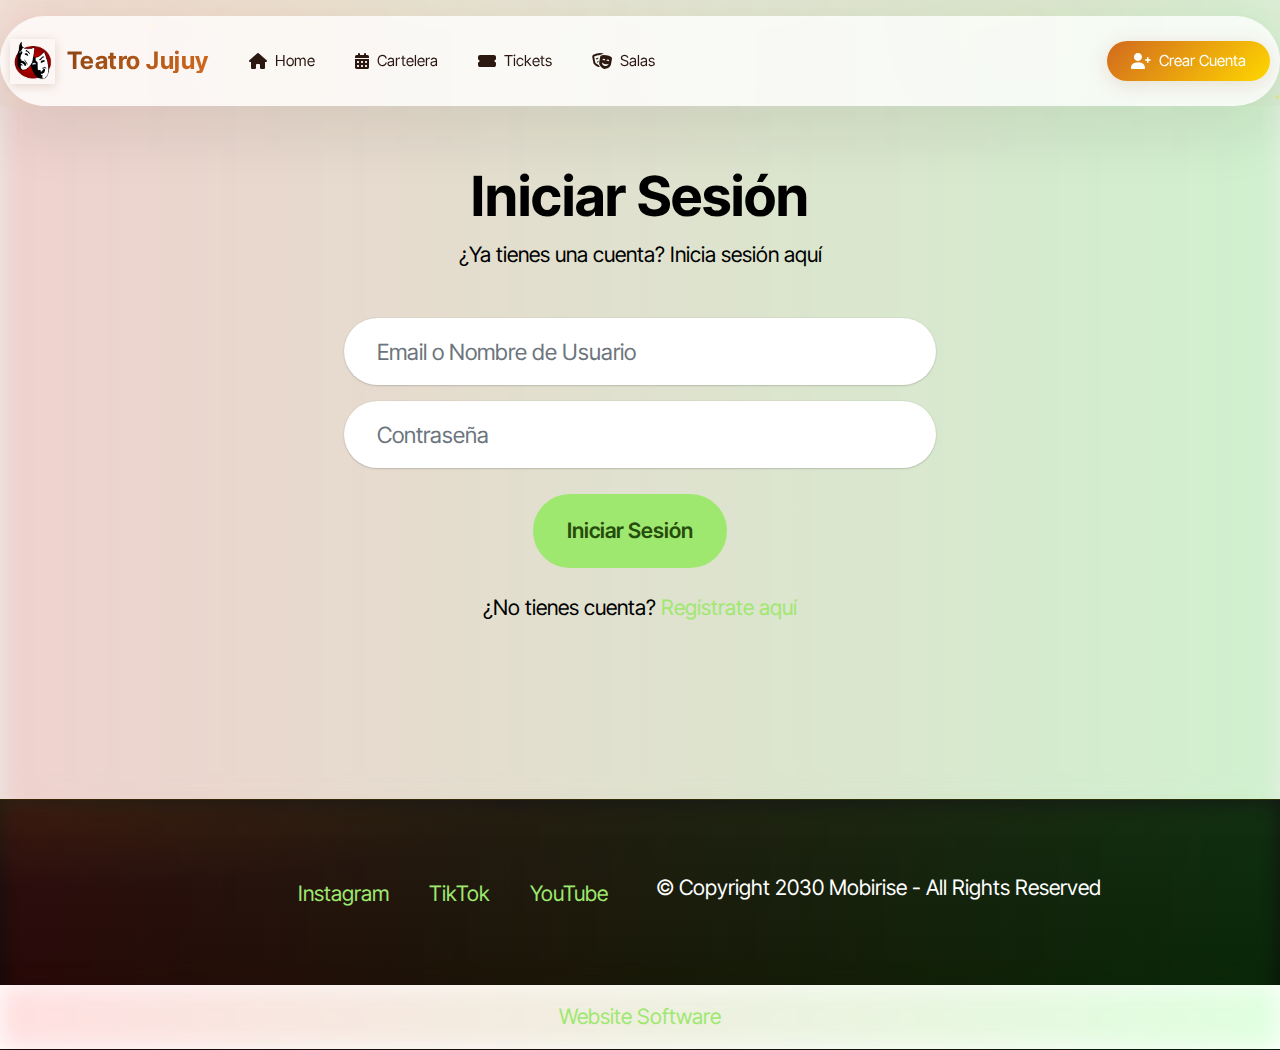
<file: page5.html>
<!DOCTYPE html>
<html  >
<head>
  <!-- Site made with Mobirise Website Builder v6.1.4, https://mobirise.com -->
  <meta charset="UTF-8">
  <!-- Google tag (gtag.js) -->
  <script async src="https://www.googletagmanager.com/gtag/js?id=G-8JQCPQL8RT"></script>
  <script>
    window.dataLayer = window.dataLayer || [];
    function gtag(){dataLayer.push(arguments);}
    gtag('js', new Date());
  
    gtag('config', 'G-8JQCPQL8RT');
  </script>
  <meta http-equiv="X-UA-Compatible" content="IE=edge">
  <meta name="generator" content="Mobirise v6.1.4, mobirise.com">
  <meta name="viewport" content="width=device-width, initial-scale=1, minimum-scale=1">
  <link rel="shortcut icon" href="assets/images/logo2.png" type="image/x-icon">
  <meta name="description" content="">
  
  
  <title>Registro</title>
  <link rel="stylesheet" href="assets/web/assets/mobirise-icons2/mobirise2.css">
  <link rel="stylesheet" href="assets/bootstrap/css/bootstrap.min.css">
  <link rel="stylesheet" href="assets/dropdown/css/style.css">
  <link rel="stylesheet" href="assets/theme/css/style.css">
  <link rel="preload" href="https://fonts.googleapis.com/css?family=Inter+Tight:100,200,300,400,500,600,700,800,900,100i,200i,300i,400i,500i,600i,700i,800i,900i&display=swap" as="style" onload="this.onload=null;this.rel='stylesheet'">
  <noscript><link rel="stylesheet" href="https://fonts.googleapis.com/css?family=Inter+Tight:100,200,300,400,500,600,700,800,900,100i,200i,300i,400i,500i,600i,700i,800i,900i&display=swap"></noscript>
  <link rel="stylesheet" href="https://cdnjs.cloudflare.com/ajax/libs/font-awesome/6.0.0/css/all.min.css">
  <link rel="preload" as="style" href="assets/mobirise/css/mbr-additional.css?v=sR6YlO"><link rel="stylesheet" href="assets/mobirise/css/mbr-additional.css?v=sR6YlO" type="text/css">
  <link rel="stylesheet" href="assets/theme/css/navbar-custom.css">
  <link rel="stylesheet" href="assets/theme/css/site-custom.css">

  
  
  
</head>
<body>
  
  <section data-bs-version="5.1" class="menu menu3 cid-v0mH9lsX5o" once="menu" id="menu03-9">
	

	<nav class="navbar navbar-dropdown navbar-fixed-top navbar-expand-lg">
		<div class="container">
			<div class="navbar-brand">
				<a href="index.html" class="brand-logo">
					<img src="assets/images/logo.png" alt="Teatro Jujuy" class="logo-img">
					<span class="brand-text">Teatro Jujuy</span>
				</a>
			</div>
			<button class="navbar-toggler" type="button" data-toggle="collapse" data-bs-toggle="collapse" data-target="#navbarSupportedContent" data-bs-target="#navbarSupportedContent" aria-controls="navbarNavAltMarkup" aria-expanded="false" aria-label="Toggle navigation">
				<div class="hamburger">
					<span></span>
					<span></span>
					<span></span>
					<span></span>
				</div>
			</button>
			<div class="collapse navbar-collapse" id="navbarSupportedContent">
				<ul class="navbar-nav nav-dropdown nav-right" data-app-modern-menu="true">
					<li class="nav-item">
						<a class="nav-link modern-link" href="index.html">
							<i class="fas fa-home"></i>
							<span>Home</span>
						</a>
					</li>
					<li class="nav-item">
						<a class="nav-link modern-link" href="page3.html">
							<i class="fas fa-calendar-alt"></i>
							<span>Cartelera</span>
						</a>
					</li>
					<li class="nav-item">
						<a class="nav-link modern-link" href="page4.html">
							<i class="fas fa-ticket-alt"></i>
							<span>Tickets</span>
						</a>
					</li>
					<li class="nav-item">
						<a class="nav-link modern-link" href="page1.html">
							<i class="fas fa-theater-masks"></i>
							<span>Salas</span>
						</a>
					</li>
				</ul>
                    <div class="navbar-buttons mbr-section-btn">
						<a class="btn btn-modern display-4" href="page2.html">
							<i class="fas fa-user-plus"></i>
							<span>Crear Cuenta</span>
						</a>
					</div>
			</div>
		</div>
	</nav>
</section>


<!-- Sección de Inicio de Sesión -->
<section data-bs-version="5.1" class="form5 cid-v0mNuspQWg" id="login-section">
    <div class="container-fluid">
        <div class="row justify-content-center">
            <div class="col-12 content-head">
                <div class="mbr-section-head mb-5">
                    <h3 class="mbr-section-title mbr-fonts-style align-center mb-0 display-2"><strong>Iniciar Sesión</strong></h3>
                    <p class="mbr-section-subtitle mbr-fonts-style align-center mb-0 mt-2 display-7">¿Ya tienes una cuenta? Inicia sesión aquí</p>
                </div>
            </div>
        </div>
        <div class="row justify-content-center">
            <div class="col-lg-6 mx-auto mbr-form" data-form-type="formoid">
                <form action="https://mobirise.eu/" method="POST" class="mbr-form form-with-styler" data-form-title="Login Form">
                    <input type="hidden" name="email" data-form-email="true" value="pb4os5kvmy3sdza64G+ccQqHsHjf6F/mZxamFgmWmnTLxel7T0J6Q89ADiLbgSJtMl4GCN53HgLmcm6QxRft24evwIAbd7/yGhOkZW+bjPNQYKY8Exg5m7+JasDp/6JY">
                    <div class="row">
                        <div hidden="hidden" data-form-alert="" class="alert alert-success col-12">¡Sesión iniciada correctamente!</div>
                        <div hidden="hidden" data-form-alert-danger="" class="alert alert-danger col-12">
                            Error al iniciar sesión. Verifica tus credenciales.
                        </div>
                    </div>
                    <div class="dragArea row">
                        <div class="col-12 form-group mb-3" data-for="login-email">
                            <input type="email" name="login-email" placeholder="Email o Nombre de Usuario" data-form-field="login-email" class="form-control" value="" id="login-email-form">
                        </div>
                        <div class="col-12 form-group mb-3" data-for="login-password">
                            <input type="password" name="login-password" placeholder="Contraseña" data-form-field="login-password" class="form-control" value="" id="login-password-form">
                        </div>
                        <div class="col-lg-12 col-md-12 col-sm-12 align-center mbr-section-btn">
                            <button type="submit" class="btn btn-primary display-7">Iniciar Sesión</button>
                        </div>
                        <div class="col-12 text-center mt-3">
                            <p class="mbr-text mbr-fonts-style display-7">
                                ¿No tienes cuenta? <a href="page2.html" class="text-primary">Regístrate aquí</a>
                            </p>
                        </div>
                    </div>
                </form>
            </div>
        </div>
    </div>
</section>



<section data-bs-version="5.1" class="footer2 cid-v0mTwxJxdH" once="footers" id="footer02-k">
    

    
    

    <div class="container">
        <div class="row flex-row-reverse">
            <div class="col-12 col-lg-6 center mt-2 mb-3">
                <p class="mbr-fonts-style copyright mb-0 display-7">
                    © Copyright 2030 Mobirise - All Rights Reserved
                </p>
            </div>
            <div class="col-12 col-lg-6 center">
                <div class="row-links mt-2 mb-3">
                    <ul class="row-links-soc">
                        
                        
                        
                        
                    <li class="row-links-soc-item mbr-fonts-style display-7">
                            <a href="https://www.instagram.com/" class="text-primary">Instagram</a>
                        </li><li class="row-links-soc-item mbr-fonts-style display-7">
                            <a href="https://tiktok.com" class="text-primary">TikTok</a>
                        </li><li class="row-links-soc-item mbr-fonts-style display-7">
                            <a href="https://youtube.com" class="text-primary">YouTube</a>
                        </li></ul>
                </div>
            </div>
        </div>
    </div>
</section><section class="display-7" style="padding: 0;align-items: center;justify-content: center;flex-wrap: wrap;    align-content: center;display: flex;position: relative;height: 4rem;"><a href="https://mobiri.se/4272516" style="flex: 1 1;height: 4rem;position: absolute;width: 100%;z-index: 1;"><img alt="" style="height: 4rem;" src="[data-uri]"></a><p style="margin: 0;text-align: center;" class="display-7">&#8204;</p><a style="z-index:1" href="https://mobirise.com"> Website Software</a></section><script src="assets/bootstrap/js/bootstrap.bundle.min.js"></script>  <script src="assets/smoothscroll/smooth-scroll.js"></script>  <script src="assets/ytplayer/index.js"></script>  <script src="assets/dropdown/js/navbar-dropdown.js"></script>  <script src="assets/theme/js/script.js"></script>  <script src="assets/theme/js/navbar-scripts.js"></script>  <script src="assets/formoid/formoid.min.js"></script>  
  
  
</body>
</html>
</file>
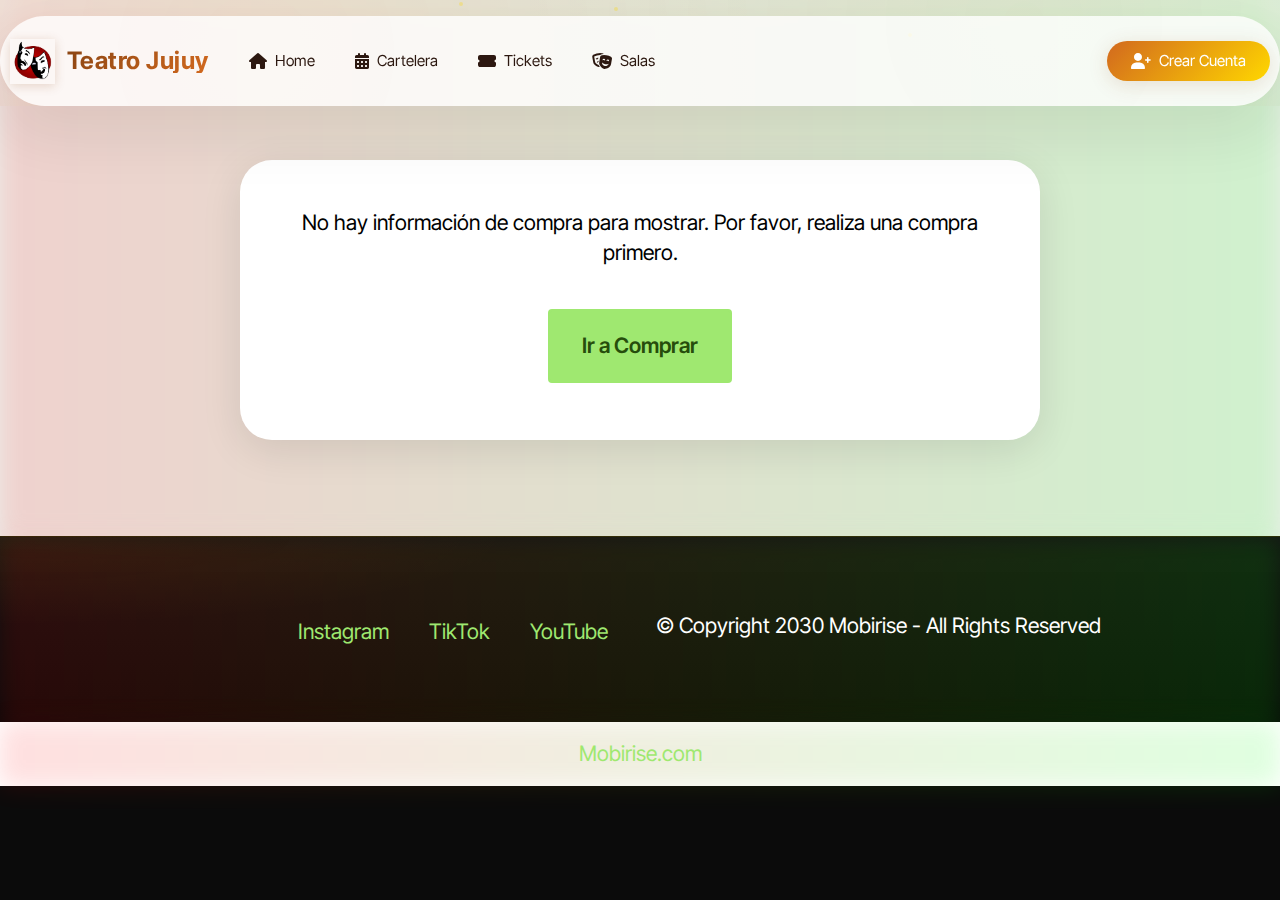
<file: page6.html>
<!DOCTYPE html>
<html  >
<head>
  <!-- Site made with Mobirise Website Builder v6.1.4, https://mobirise.com -->
  <meta charset="UTF-8">
  <!-- Google tag (gtag.js) -->
  <script async src="https://www.googletagmanager.com/gtag/js?id=G-8JQCPQL8RT"></script>
  <script>
    window.dataLayer = window.dataLayer || [];
    function gtag(){dataLayer.push(arguments);}
    gtag('js', new Date());
  
    gtag('config', 'G-8JQCPQL8RT');
  </script>
  <meta http-equiv="X-UA-Compatible" content="IE=edge">
  <meta name="generator" content="Mobirise v6.1.4, mobirise.com">
  <meta name="viewport" content="width=device-width, initial-scale=1, minimum-scale=1">
  <link rel="shortcut icon" href="assets/images/logo2.png" type="image/x-icon">
  <meta name="description" content="">
  
  
  <title>Compra de Entradas</title>
  <link rel="stylesheet" href="assets/web/assets/mobirise-icons2/mobirise2.css">
  <link rel="stylesheet" href="assets/bootstrap/css/bootstrap.min.css">
  <link rel="stylesheet" href="assets/dropdown/css/style.css">
  <link rel="stylesheet" href="assets/theme/css/style.css">
  <link rel="preload" href="https://fonts.googleapis.com/css?family=Inter+Tight:100,200,300,400,500,600,700,800,900,100i,200i,300i,400i,500i,600i,700i,800i,900i&display=swap" as="style" onload="this.onload=null;this.rel='stylesheet'">
  <noscript><link rel="stylesheet" href="https://fonts.googleapis.com/css?family=Inter+Tight:100,200,300,400,500,600,700,800,900,100i,200i,300i,400i,500i,600i,700i,800i,900i&display=swap"></noscript>
  <link rel="stylesheet" href="https://cdnjs.cloudflare.com/ajax/libs/font-awesome/6.0.0/css/all.min.css">
  <link rel="preload" as="style" href="assets/mobirise/css/mbr-additional.css?v=jRQSdp"><link rel="stylesheet" href="assets/mobirise/css/mbr-additional.css?v=jRQSdp" type="text/css">
  <link rel="stylesheet" href="assets/theme/css/navbar-custom.css">
  <link rel="stylesheet" href="assets/theme/css/site-custom.css">

  
  
  
</head>
<body>
  
  <section data-bs-version="5.1" class="menu menu3 cid-v0mH9lsX5o" once="menu" id="menu03-h">
	

	<nav class="navbar navbar-dropdown navbar-fixed-top navbar-expand-lg">
		<div class="container">
			<div class="navbar-brand">
				<a href="index.html" class="brand-logo">
					<img src="assets/images/logo.png" alt="Teatro Jujuy" class="logo-img">
					<span class="brand-text">Teatro Jujuy</span>
				</a>
			</div>
			<button class="navbar-toggler" type="button" data-toggle="collapse" data-bs-toggle="collapse" data-target="#navbarSupportedContent" data-bs-target="#navbarSupportedContent" aria-controls="navbarNavAltMarkup" aria-expanded="false" aria-label="Toggle navigation">
				<div class="hamburger">
					<span></span>
					<span></span>
					<span></span>
					<span></span>
				</div>
			</button>
			<div class="collapse navbar-collapse" id="navbarSupportedContent">
				<ul class="navbar-nav nav-dropdown nav-right" data-app-modern-menu="true">
					<li class="nav-item">
						<a class="nav-link modern-link" href="index.html">
							<i class="fas fa-home"></i>
							<span>Home</span>
						</a>
					</li>
					<li class="nav-item">
						<a class="nav-link modern-link" href="page3.html">
							<i class="fas fa-calendar-alt"></i>
							<span>Cartelera</span>
						</a>
					</li>
					<li class="nav-item">
						<a class="nav-link modern-link" href="page4.html">
							<i class="fas fa-ticket-alt"></i>
							<span>Tickets</span>
						</a>
					</li>
					<li class="nav-item">
						<a class="nav-link modern-link" href="page1.html">
							<i class="fas fa-theater-masks"></i>
							<span>Salas</span>
						</a>
					</li>
				</ul>
                    <div class="navbar-buttons mbr-section-btn">
						<a class="btn btn-modern display-4" href="page2.html">
							<i class="fas fa-user-plus"></i>
							<span>Crear Cuenta</span>
						</a>
					</div>
                </div>
				
			</div>
		</div>
	</nav>
</section>

<section data-bs-version="5.1" class="section-confirmacion" id="confirmation-section" style="padding-top: 10rem; padding-bottom: 6rem; background-color: #edefeb;">
    <div class="container">
        <div class="row justify-content-center">
            <div class="col-12 col-lg-8 col-md-10">
                <div class="card" style="border-radius: 1rem; box-shadow: 0 10px 40px 0 rgba(0,0,0,0.1); background-color: #fff;">
                    <div class="card-body p-5">
                        <div class="text-center mb-4">
                            <span class="mobi-mbri mobi-mbri-success mbr-iconfont" style="font-size: 4rem; color: #9fe870;"></span>
                            <h2 class="mbr-section-title mbr-fonts-style mt-3 display-2"><strong>¡Compra Exitosa!</strong></h2>
                            <p class="mbr-text mbr-fonts-style mt-2 display-7">Gracias por tu compra. Aquí están los detalles de tu ticket.</p>
                        </div>

                        <div class="ticket-details" style="border-top: 2px dashed #ccc; padding-top: 2rem;">
                            <h4 class="mbr-fonts-style display-5 mb-4"><strong>Ticket de Entrada</strong></h4>
                            <p class="mbr-text mbr-fonts-style display-7"><strong>Titular:</strong> <span id="ticket-nombre"></span></p>
                            <hr>
                            <p class="mbr-text mbr-fonts-style display-7"><strong>Obra:</strong> <span id="ticket-funcion"></span></p>
                            <p class="mbr-text mbr-fonts-style display-7"><strong>Sala:</strong> <span id="ticket-sala"></span></p>
                            <p class="mbr-text mbr-fonts-style display-7"><strong>Cantidad:</strong> <span id="ticket-cantidad"></span></p>
                            <hr>
                            <p class="mbr-text mbr-fonts-style display-7"><strong>Forma de Pago:</strong> <span id="ticket-pago"></span></p>
                            <h5 class="mbr-fonts-style text-end mt-4 display-5"><strong>Total Pagado: $<span id="ticket-total"></span></strong></h5>
                        </div>

                        <div class="text-center mt-5">
                            <a class="btn btn-primary display-7" href="index.html">Volver al Inicio</a>
                        </div>
                    </div>
                </div>
            </div>
        </div>
    </div>
</section>



















<section data-bs-version="5.1" class="footer2 cid-v0mTwxJxdH" once="footers" id="footer02-k">
    

    
    

    <div class="container">
        <div class="row flex-row-reverse">
            <div class="col-12 col-lg-6 center mt-2 mb-3">
                <p class="mbr-fonts-style copyright mb-0 display-7">
                    © Copyright 2030 Mobirise - All Rights Reserved
                </p>
            </div>
            <div class="col-12 col-lg-6 center">
                <div class="row-links mt-2 mb-3">
                    <ul class="row-links-soc">
                        
                        
                        
                        
                    <li class="row-links-soc-item mbr-fonts-style display-7">
                            <a href="https://www.instagram.com/" class="text-primary">Instagram</a>
                        </li><li class="row-links-soc-item mbr-fonts-style display-7">
                            <a href="https://tiktok.com" class="text-primary">TikTok</a>
                        </li><li class="row-links-soc-item mbr-fonts-style display-7">
                            <a href="https://youtube.com" class="text-primary">YouTube</a>
                        </li></ul>
                </div>
            </div>
        </div>
    </div>
</section><section class="display-7" style="padding: 0;align-items: center;justify-content: center;flex-wrap: wrap;    align-content: center;display: flex;position: relative;height: 4rem;"><a href="https://mobiri.se/4272516" style="flex: 1 1;height: 4rem;position: absolute;width: 100%;z-index: 1;"><img alt="" style="height: 4rem;" src="[data-uri]"></a><p style="margin: 0;text-align: center;" class="display-7">&#8204;</p><a style="z-index:1" href="https://mobirise.com">Mobirise.com </a></section>

<script>
    document.addEventListener('DOMContentLoaded', function() {
        const detallesCompraJSON = localStorage.getItem('detallesCompra');

        if (detallesCompraJSON) {
            const detalles = JSON.parse(detallesCompraJSON);

            // Llenar los datos del ticket
            document.getElementById('ticket-nombre').textContent = detalles.nombre;
            document.getElementById('ticket-funcion').textContent = detalles.funcion;
            document.getElementById('ticket-sala').textContent = detalles.sala;
            document.getElementById('ticket-cantidad').textContent = detalles.cantidad;
            document.getElementById('ticket-pago').textContent = detalles.pago;
            document.getElementById('ticket-total').textContent = detalles.total;

            // Limpiar el localStorage para que no se reutilice la información
            localStorage.removeItem('detallesCompra');
        } else {
            // Opcional: manejar el caso en que no hay datos (ej. el usuario navega directamente a la página)
            const cardBody = document.querySelector('.card-body');
            if (cardBody) {
                cardBody.innerHTML = '<p class="text-center display-7">No hay información de compra para mostrar. Por favor, realiza una compra primero.</p><div class="text-center mt-4"><a class="btn btn-primary display-7" href="page4.html">Ir a Comprar</a></div>';
            }
        }
    });
</script>

<script src="assets/bootstrap/js/bootstrap.bundle.min.js"></script>  <script src="assets/smoothscroll/smooth-scroll.js"></script>  <script src="assets/ytplayer/index.js"></script>  <script src="assets/dropdown/js/navbar-dropdown.js"></script>  <script src="assets/theme/js/script.js"></script>  <script src="assets/theme/js/navbar-scripts.js"></script>  <script src="assets/formoid/formoid.min.js"></script>
</file>
<file: assets/web/assets/mobirise-icons2/mobirise2.css>
@font-face {
  font-family: 'Moririse2';
  font-display: swap;
  src:  url('mobirise2.eot?f2bix4');
  src:  url('mobirise2.eot?f2bix4#iefix') format('embedded-opentype'),
    url('mobirise2.ttf?f2bix4') format('truetype'),
    url('mobirise2.woff?f2bix4') format('woff'),
    url('mobirise2.svg?f2bix4#mobirise2') format('svg');
  font-weight: normal;
  font-style: normal;
}

[class^="mobi-"], [class*=" mobi-"] {
  /* use !important to prevent issues with browser extensions that change fonts */
  font-family: 'Moririse2' !important;
  speak: none;
  font-style: normal;
  font-weight: normal;
  font-variant: normal;
  text-transform: none;
  line-height: 1;

  /* Better Font Rendering =========== */
  -webkit-font-smoothing: antialiased;
  -moz-osx-font-smoothing: grayscale;
}

.mobi-mbri-add-submenu:before {
  content: "\e900";
}
.mobi-mbri-alert:before {
  content: "\e901";
}
.mobi-mbri-align-center:before {
  content: "\e902";
}
.mobi-mbri-align-justify:before {
  content: "\e903";
}
.mobi-mbri-align-left:before {
  content: "\e904";
}
.mobi-mbri-align-right:before {
  content: "\e905";
}
.mobi-mbri-android:before {
  content: "\e906";
}
.mobi-mbri-apple:before {
  content: "\e907";
}
.mobi-mbri-arrow-down:before {
  content: "\e908";
}
.mobi-mbri-arrow-next:before {
  content: "\e909";
}
.mobi-mbri-arrow-prev:before {
  content: "\e90a";
}
.mobi-mbri-arrow-up:before {
  content: "\e90b";
}
.mobi-mbri-bold:before {
  content: "\e90c";
}
.mobi-mbri-bookmark:before {
  content: "\e90d";
}
.mobi-mbri-bootstrap:before {
  content: "\e90e";
}
.mobi-mbri-briefcase:before {
  content: "\e90f";
}
.mobi-mbri-browse:before {
  content: "\e910";
}
.mobi-mbri-bulleted-list:before {
  content: "\e911";
}
.mobi-mbri-calendar:before {
  content: "\e912";
}
.mobi-mbri-camera:before {
  content: "\e913";
}
.mobi-mbri-cart-add:before {
  content: "\e914";
}
.mobi-mbri-cart-full:before {
  content: "\e915";
}
.mobi-mbri-cash:before {
  content: "\e916";
}
.mobi-mbri-change-style:before {
  content: "\e917";
}
.mobi-mbri-chat:before {
  content: "\e918";
}
.mobi-mbri-clock:before {
  content: "\e919";
}
.mobi-mbri-close:before {
  content: "\e91a";
}
.mobi-mbri-cloud:before {
  content: "\e91b";
}
.mobi-mbri-code:before {
  content: "\e91c";
}
.mobi-mbri-contact-form:before {
  content: "\e91d";
}
.mobi-mbri-credit-card:before {
  content: "\e91e";
}
.mobi-mbri-cursor-click:before {
  content: "\e91f";
}
.mobi-mbri-cust-feedback:before {
  content: "\e920";
}
.mobi-mbri-database:before {
  content: "\e921";
}
.mobi-mbri-delivery:before {
  content: "\e922";
}
.mobi-mbri-desktop:before {
  content: "\e923";
}
.mobi-mbri-devices:before {
  content: "\e924";
}
.mobi-mbri-down:before {
  content: "\e925";
}
.mobi-mbri-download-2:before {
  content: "\e926";
}
.mobi-mbri-download:before {
  content: "\e927";
}
.mobi-mbri-drag-n-drop-2:before {
  content: "\e928";
}
.mobi-mbri-drag-n-drop:before {
  content: "\e929";
}
.mobi-mbri-edit-2:before {
  content: "\e92a";
}
.mobi-mbri-edit:before {
  content: "\e92b";
}
.mobi-mbri-error:before {
  content: "\e92c";
}
.mobi-mbri-extension:before {
  content: "\e92d";
}
.mobi-mbri-features:before {
  content: "\e92e";
}
.mobi-mbri-file:before {
  content: "\e92f";
}
.mobi-mbri-flag:before {
  content: "\e930";
}
.mobi-mbri-folder:before {
  content: "\e931";
}
.mobi-mbri-gift:before {
  content: "\e932";
}
.mobi-mbri-github:before {
  content: "\e933";
}
.mobi-mbri-globe-2:before {
  content: "\e934";
}
.mobi-mbri-globe:before {
  content: "\e935";
}
.mobi-mbri-growing-chart:before {
  content: "\e936";
}
.mobi-mbri-hearth:before {
  content: "\e937";
}
.mobi-mbri-help:before {
  content: "\e938";
}
.mobi-mbri-home:before {
  content: "\e939";
}
.mobi-mbri-hot-cup:before {
  content: "\e93a";
}
.mobi-mbri-idea:before {
  content: "\e93b";
}
.mobi-mbri-image-gallery:before {
  content: "\e93c";
}
.mobi-mbri-image-slider:before {
  content: "\e93d";
}
.mobi-mbri-info:before {
  content: "\e93e";
}
.mobi-mbri-italic:before {
  content: "\e93f";
}
.mobi-mbri-key:before {
  content: "\e940";
}
.mobi-mbri-laptop:before {
  content: "\e941";
}
.mobi-mbri-layers:before {
  content: "\e942";
}
.mobi-mbri-left-right:before {
  content: "\e943";
}
.mobi-mbri-left:before {
  content: "\e944";
}
.mobi-mbri-letter:before {
  content: "\e945";
}
.mobi-mbri-like:before {
  content: "\e946";
}
.mobi-mbri-link:before {
  content: "\e947";
}
.mobi-mbri-lock:before {
  content: "\e948";
}
.mobi-mbri-login:before {
  content: "\e949";
}
.mobi-mbri-logout:before {
  content: "\e94a";
}
.mobi-mbri-magic-stick:before {
  content: "\e94b";
}
.mobi-mbri-map-pin:before {
  content: "\e94c";
}
.mobi-mbri-menu:before {
  content: "\e94d";
}
.mobi-mbri-mobile-2:before {
  content: "\e94e";
}
.mobi-mbri-mobile-horizontal:before {
  content: "\e94f";
}
.mobi-mbri-mobile:before {
  content: "\e950";
}
.mobi-mbri-mobirise:before {
  content: "\e951";
}
.mobi-mbri-more-horizontal:before {
  content: "\e952";
}
.mobi-mbri-more-vertical:before {
  content: "\e953";
}
.mobi-mbri-music:before {
  content: "\e954";
}
.mobi-mbri-new-file:before {
  content: "\e955";
}
.mobi-mbri-numbered-list:before {
  content: "\e956";
}
.mobi-mbri-opened-folder:before {
  content: "\e957";
}
.mobi-mbri-pages:before {
  content: "\e958";
}
.mobi-mbri-paper-plane:before {
  content: "\e959";
}
.mobi-mbri-paperclip:before {
  content: "\e95a";
}
.mobi-mbri-phone:before {
  content: "\e95b";
}
.mobi-mbri-photo:before {
  content: "\e95c";
}
.mobi-mbri-photos:before {
  content: "\e95d";
}
.mobi-mbri-pin:before {
  content: "\e95e";
}
.mobi-mbri-play:before {
  content: "\e95f";
}
.mobi-mbri-plus:before {
  content: "\e960";
}
.mobi-mbri-preview:before {
  content: "\e961";
}
.mobi-mbri-print:before {
  content: "\e962";
}
.mobi-mbri-protect:before {
  content: "\e963";
}
.mobi-mbri-question:before {
  content: "\e964";
}
.mobi-mbri-quote-left:before {
  content: "\e965";
}
.mobi-mbri-quote-right:before {
  content: "\e966";
}
.mobi-mbri-redo:before {
  content: "\e967";
}
.mobi-mbri-refresh:before {
  content: "\e968";
}
.mobi-mbri-responsive-2:before {
  content: "\e969";
}
.mobi-mbri-responsive:before {
  content: "\e96a";
}
.mobi-mbri-right:before {
  content: "\e96b";
}
.mobi-mbri-rocket:before {
  content: "\e96c";
}
.mobi-mbri-sad-face:before {
  content: "\e96d";
}
.mobi-mbri-sale:before {
  content: "\e96e";
}
.mobi-mbri-save:before {
  content: "\e96f";
}
.mobi-mbri-search:before {
  content: "\e970";
}
.mobi-mbri-setting-2:before {
  content: "\e971";
}
.mobi-mbri-setting-3:before {
  content: "\e972";
}
.mobi-mbri-setting:before {
  content: "\e973";
}
.mobi-mbri-share:before {
  content: "\e974";
}
.mobi-mbri-shopping-bag:before {
  content: "\e975";
}
.mobi-mbri-shopping-basket:before {
  content: "\e976";
}
.mobi-mbri-shopping-cart:before {
  content: "\e977";
}
.mobi-mbri-sites:before {
  content: "\e978";
}
.mobi-mbri-smile-face:before {
  content: "\e979";
}
.mobi-mbri-speed:before {
  content: "\e97a";
}
.mobi-mbri-star:before {
  content: "\e97b";
}
.mobi-mbri-success:before {
  content: "\e97c";
}
.mobi-mbri-sun:before {
  content: "\e97d";
}
.mobi-mbri-sun2:before {
  content: "\e97e";
}
.mobi-mbri-tablet-vertical:before {
  content: "\e97f";
}
.mobi-mbri-tablet:before {
  content: "\e980";
}
.mobi-mbri-target:before {
  content: "\e981";
}
.mobi-mbri-timer:before {
  content: "\e982";
}
.mobi-mbri-to-ftp:before {
  content: "\e983";
}
.mobi-mbri-to-local-drive:before {
  content: "\e984";
}
.mobi-mbri-touch-swipe:before {
  content: "\e985";
}
.mobi-mbri-touch:before {
  content: "\e986";
}
.mobi-mbri-trash:before {
  content: "\e987";
}
.mobi-mbri-underline:before {
  content: "\e988";
}
.mobi-mbri-undo:before {
  content: "\e989";
}
.mobi-mbri-unlink:before {
  content: "\e98a";
}
.mobi-mbri-unlock:before {
  content: "\e98b";
}
.mobi-mbri-up-down:before {
  content: "\e98c";
}
.mobi-mbri-up:before {
  content: "\e98d";
}
.mobi-mbri-update:before {
  content: "\e98e";
}
.mobi-mbri-upload-2:before {
  content: "\e98f";
}
.mobi-mbri-upload:before {
  content: "\e990";
}
.mobi-mbri-user-2:before {
  content: "\e991";
}
.mobi-mbri-user:before {
  content: "\e992";
}
.mobi-mbri-users:before {
  content: "\e993";
}
.mobi-mbri-video-play:before {
  content: "\e994";
}
.mobi-mbri-video:before {
  content: "\e995";
}
.mobi-mbri-watch:before {
  content: "\e996";
}
.mobi-mbri-website-theme-2:before {
  content: "\e997";
}
.mobi-mbri-website-theme:before {
  content: "\e998";
}
.mobi-mbri-wifi:before {
  content: "\e999";
}
.mobi-mbri-windows:before {
  content: "\e99a";
}
.mobi-mbri-zoom-in:before {
  content: "\e99b";
}
.mobi-mbri-zoom-out:before {
  content: "\e99c";
}
</file>
<file: assets/dropdown/css/style.css>
.navbar-dropdown {
  left: 0;
  padding: 0;
  position: absolute;
  right: 0;
  top: 0;
  transition: all 0.45s ease;
  z-index: 1030;
  background: #282828; }
  .navbar-dropdown .navbar-logo {
    margin-right: 0.8rem;
    transition: margin 0.3s ease-in-out;
    vertical-align: middle; }
    .navbar-dropdown .navbar-logo img {
      height: 3.125rem;
      transition: all 0.3s ease-in-out; }
    .navbar-dropdown .navbar-logo.mbr-iconfont {
      font-size: 3.125rem;
      line-height: 3.125rem; }
  .navbar-dropdown .navbar-caption {
    font-weight: 700;
    white-space: normal;
    vertical-align: -4px;
    line-height: 3.125rem !important; }
    .navbar-dropdown .navbar-caption, .navbar-dropdown .navbar-caption:hover {
      color: inherit;
      text-decoration: none; }
  .navbar-dropdown .mbr-iconfont + .navbar-caption {
    vertical-align: -1px; }
  .navbar-dropdown.navbar-fixed-top {
    position: fixed; }
  .navbar-dropdown .navbar-brand span {
    vertical-align: -4px; }
  .navbar-dropdown.bg-color.transparent {
    background: none; }
  .navbar-dropdown.navbar-short .navbar-brand {
    padding: 0.625rem 0; }
    .navbar-dropdown.navbar-short .navbar-brand span {
      vertical-align: -1px; }
  .navbar-dropdown.navbar-short .navbar-caption {
    line-height: 2.375rem !important;
    vertical-align: -2px; }
  .navbar-dropdown.navbar-short .navbar-logo {
    margin-right: 0.5rem; }
    .navbar-dropdown.navbar-short .navbar-logo img {
      height: 2.375rem; }
    .navbar-dropdown.navbar-short .navbar-logo.mbr-iconfont {
      font-size: 2.375rem;
      line-height: 2.375rem; }
  .navbar-dropdown.navbar-short .mbr-table-cell {
    height: 3.625rem; }
  .navbar-dropdown .navbar-close {
    left: 0.6875rem;
    position: fixed;
    top: 0.75rem;
    z-index: 1000; }
  .navbar-dropdown .hamburger-icon {
    content: "";
    display: inline-block;
    vertical-align: middle;
    width: 16px;
    -webkit-box-shadow: 0 -6px 0 1px #282828,0 0 0 1px #282828,0 6px 0 1px #282828;
    -moz-box-shadow: 0 -6px 0 1px #282828,0 0 0 1px #282828,0 6px 0 1px #282828;
    box-shadow: 0 -6px 0 1px #282828,0 0 0 1px #282828,0 6px 0 1px #282828; }

.dropdown-menu .dropdown-toggle[data-toggle="dropdown-submenu"]::after {
  border-bottom: 0.35em solid transparent;
  border-left: 0.35em solid;
  border-right: 0;
  border-top: 0.35em solid transparent;
  margin-left: 0.3rem; }

.dropdown-menu .dropdown-item:focus {
  outline: 0; }

.nav-dropdown {
  font-size: 0.75rem;
  font-weight: 500;
  height: auto !important; }
  .nav-dropdown .nav-btn {
    padding-left: 1rem; }
  .nav-dropdown .link {
    margin: .667em 1.667em;
    font-weight: 500;
    padding: 0;
    transition: color .2s ease-in-out; }
    .nav-dropdown .link.dropdown-toggle {
      margin-right: 2.583em; }
      .nav-dropdown .link.dropdown-toggle::after {
        margin-left: .25rem;
        border-top: 0.35em solid;
        border-right: 0.35em solid transparent;
        border-left: 0.35em solid transparent;
        border-bottom: 0; }
      .nav-dropdown .link.dropdown-toggle[aria-expanded="true"] {
        margin: 0;
        padding: 0.667em 3.263em  0.667em 1.667em; }
  .nav-dropdown .link::after,
  .nav-dropdown .dropdown-item::after {
    color: inherit; }
  .nav-dropdown .btn {
    font-size: 0.75rem;
    font-weight: 700;
    letter-spacing: 0;
    margin-bottom: 0;
    padding-left: 1.25rem;
    padding-right: 1.25rem; }
  .nav-dropdown .dropdown-menu {
    border-radius: 0;
    border: 0;
    left: 0;
    margin: 0;
    padding-bottom: 1.25rem;
    padding-top: 1.25rem;
    position: relative; }
  .nav-dropdown .dropdown-submenu {
    margin-left: 0.125rem;
    top: 0; }
  .nav-dropdown .dropdown-item {
    font-weight: 500;
    line-height: 2;
    padding: 0.3846em 4.615em 0.3846em 1.5385em;
    position: relative;
    transition: color .2s ease-in-out, background-color .2s ease-in-out; }
    .nav-dropdown .dropdown-item::after {
      margin-top: -0.3077em;
      position: absolute;
      right: 1.1538em;
      top: 50%; }
    .nav-dropdown .dropdown-item:focus, .nav-dropdown .dropdown-item:hover {
      background: none; }

@media (max-width: 767px) {
  .nav-dropdown.navbar-toggleable-sm {
    bottom: 0;
    display: none;
    left: 0;
    overflow-x: hidden;
    position: fixed;
    top: 0;
    transform: translateX(-100%);
    -ms-transform: translateX(-100%);
    -webkit-transform: translateX(-100%);
    width: 18.75rem;
    z-index: 999; } }
.nav-dropdown.navbar-toggleable-xl {
  bottom: 0;
  display: none;
  left: 0;
  overflow-x: hidden;
  position: fixed;
  top: 0;
  transform: translateX(-100%);
  -ms-transform: translateX(-100%);
  -webkit-transform: translateX(-100%);
  width: 18.75rem;
  z-index: 999; }

.nav-dropdown-sm {
  display: block !important;
  overflow-x: hidden;
  overflow: auto;
  padding-top: 3.875rem; }
  .nav-dropdown-sm::after {
    content: "";
    display: block;
    height: 3rem;
    width: 100%; }
  .nav-dropdown-sm.collapse.in ~ .navbar-close {
    display: block !important; }
  .nav-dropdown-sm.collapsing, .nav-dropdown-sm.collapse.in {
    transform: translateX(0);
    -ms-transform: translateX(0);
    -webkit-transform: translateX(0);
    transition: all 0.25s ease-out;
    -webkit-transition: all 0.25s ease-out;
    background: #282828; }
  .nav-dropdown-sm.collapsing[aria-expanded="false"] {
    transform: translateX(-100%);
    -ms-transform: translateX(-100%);
    -webkit-transform: translateX(-100%); }
  .nav-dropdown-sm .nav-item {
    display: block;
    margin-left: 0 !important;
    padding-left: 0; }
  .nav-dropdown-sm .link,
  .nav-dropdown-sm .dropdown-item {
    border-top: 1px dotted rgba(255, 255, 255, 0.1);
    font-size: 0.8125rem;
    line-height: 1.6;
    margin: 0 !important;
    padding: 0.875rem 2.4rem 0.875rem 1.5625rem !important;
    position: relative;
    white-space: normal; }
    .nav-dropdown-sm .link:focus, .nav-dropdown-sm .link:hover,
    .nav-dropdown-sm .dropdown-item:focus,
    .nav-dropdown-sm .dropdown-item:hover {
      background: rgba(0, 0, 0, 0.2) !important;
      color: #c0a375; }
  .nav-dropdown-sm .nav-btn {
    position: relative;
    padding: 1.5625rem 1.5625rem 0 1.5625rem; }
    .nav-dropdown-sm .nav-btn::before {
      border-top: 1px dotted rgba(255, 255, 255, 0.1);
      content: "";
      left: 0;
      position: absolute;
      top: 0;
      width: 100%; }
    .nav-dropdown-sm .nav-btn + .nav-btn {
      padding-top: 0.625rem; }
      .nav-dropdown-sm .nav-btn + .nav-btn::before {
        display: none; }
  .nav-dropdown-sm .btn {
    padding: 0.625rem 0; }
  .nav-dropdown-sm .dropdown-toggle[data-toggle="dropdown-submenu"]::after {
    margin-left: .25rem;
    border-top: 0.35em solid;
    border-right: 0.35em solid transparent;
    border-left: 0.35em solid transparent;
    border-bottom: 0; }
  .nav-dropdown-sm .dropdown-toggle[data-toggle="dropdown-submenu"][aria-expanded="true"]::after {
    border-top: 0;
    border-right: 0.35em solid transparent;
    border-left: 0.35em solid transparent;
    border-bottom: 0.35em solid; }
  .nav-dropdown-sm .dropdown-menu {
    margin: 0;
    padding: 0;
    position: relative;
    top: 0;
    left: 0;
    width: 100%;
    border: 0;
    float: none;
    border-radius: 0;
    background: none; }
  .nav-dropdown-sm .dropdown-submenu {
    left: 100%;
    margin-left: 0.125rem;
    margin-top: -1.25rem;
    top: 0; }

.navbar-toggleable-sm .nav-dropdown .dropdown-menu {
  position: absolute; }

.navbar-toggleable-sm .nav-dropdown .dropdown-submenu {
  left: 100%;
  margin-left: 0.125rem;
  margin-top: -1.25rem;
  top: 0; }

.navbar-toggleable-sm.opened .nav-dropdown .dropdown-menu {
  position: relative; }

.navbar-toggleable-sm.opened .nav-dropdown .dropdown-submenu {
  left: 0;
  margin-left: 00rem;
  margin-top: 0rem;
  top: 0; }

.is-builder .nav-dropdown.collapsing {
  transition: none !important; }
</file>
<file: assets/theme/css/style.css>
@charset "UTF-8";
section {
  background-color: #ffffff;
}

body {
  font-style: normal;
  line-height: 1.5;
  font-weight: 400;
  color: #232323;
  position: relative;
}

button {
  background-color: transparent;
  border-color: transparent;
}

.embla__button,
.carousel-control {
  background-color: #edefea !important;
  opacity: 0.8 !important;
  color: #464845 !important;
  border-color: #edefea !important;
}

.carousel .close,
.modalWindow .close {
  background-color: #edefea !important;
  color: #464845 !important;
  border-color: #edefea !important;
  opacity: 0.8 !important;
}

.carousel .close:hover,
.modalWindow .close:hover {
  opacity: 1 !important;
}

.carousel-indicators li {
  background-color: #edefea !important;
  border: 2px solid #464845 !important;
}

.carousel-indicators li:hover,
.carousel-indicators li:active {
  opacity: 0.8 !important;
}

.embla__button:hover,
.carousel-control:hover {
  background-color: #edefea !important;
  opacity: 1 !important;
}

.modalWindow-video-container {
  height: 80%;
}

section,
.container,
.container-fluid {
  position: relative;
  word-wrap: break-word;
}

a.mbr-iconfont:hover {
  text-decoration: none;
}

.article .lead p,
.article .lead ul,
.article .lead ol,
.article .lead pre,
.article .lead blockquote {
  margin-bottom: 0;
}

a {
  font-style: normal;
  font-weight: 400;
  cursor: pointer;
}
a, a:hover {
  text-decoration: none;
}

.mbr-section-title {
  font-style: normal;
  line-height: 1.3;
}

.mbr-section-subtitle {
  line-height: 1.3;
}

.mbr-text {
  font-style: normal;
  line-height: 1.7;
}

h1,
h2,
h3,
h4,
h5,
h6,
.display-1,
.display-2,
.display-4,
.display-5,
.display-7,
span,
p,
a {
  line-height: 1;
  word-break: break-word;
  word-wrap: break-word;
  font-weight: 400;
}

b,
strong {
  font-weight: bold;
}

input:-webkit-autofill, input:-webkit-autofill:hover, input:-webkit-autofill:focus, input:-webkit-autofill:active {
  transition-delay: 9999s;
  -webkit-transition-property: background-color, color;
  transition-property: background-color, color;
}

textarea[type=hidden] {
  display: none;
}

section {
  background-position: 50% 50%;
  background-repeat: no-repeat;
  background-size: cover;
}
section .mbr-background-video,
section .mbr-background-video-preview {
  position: absolute;
  bottom: 0;
  left: 0;
  right: 0;
  top: 0;
}

.hidden {
  visibility: hidden;
}

.mbr-z-index20 {
  z-index: 20;
}

/*! Base colors */
.mbr-white {
  color: #ffffff;
}

.mbr-black {
  color: #111111;
}

.mbr-bg-white {
  background-color: #ffffff;
}

.mbr-bg-black {
  background-color: #000000;
}

/*! Text-aligns */
.align-left {
  text-align: left;
}

.align-center {
  text-align: center;
}

.align-right {
  text-align: right;
}

/*! Font-weight  */
.mbr-light {
  font-weight: 300;
}

.mbr-regular {
  font-weight: 400;
}

.mbr-semibold {
  font-weight: 500;
}

.mbr-bold {
  font-weight: 700;
}

/*! Media  */
.media-content {
  flex-basis: 100%;
}

.media-container-row {
  display: flex;
  flex-direction: row;
  flex-wrap: wrap;
  justify-content: center;
  align-content: center;
  align-items: start;
}
.media-container-row .media-size-item {
  width: 400px;
}

.media-container-column {
  display: flex;
  flex-direction: column;
  flex-wrap: wrap;
  justify-content: center;
  align-content: center;
  align-items: stretch;
}
.media-container-column > * {
  width: 100%;
}

@media (min-width: 992px) {
  .media-container-row {
    flex-wrap: nowrap;
  }
}
figure {
  margin-bottom: 0;
  overflow: hidden;
}

figure[mbr-media-size] {
  transition: width 0.1s;
}

img,
iframe {
  display: block;
  width: 100%;
}

.card {
  background-color: transparent;
  border: none;
}

.card-box {
  width: 100%;
}

.card-img {
  text-align: center;
  flex-shrink: 0;
  -webkit-flex-shrink: 0;
}

.media {
  max-width: 100%;
  margin: 0 auto;
}

.mbr-figure {
  align-self: center;
}

.media-container > div {
  max-width: 100%;
}

.mbr-figure img,
.card-img img {
  width: 100%;
}

@media (max-width: 991px) {
  .media-size-item {
    width: auto !important;
  }
  .media {
    width: auto;
  }
  .mbr-figure {
    width: 100% !important;
  }
}
/*! Buttons */
.mbr-section-btn {
  margin-left: -0.6rem;
  margin-right: -0.6rem;
  font-size: 0;
}

.btn {
  font-weight: 600;
  border-width: 1px;
  font-style: normal;
  margin: 0.6rem 0.6rem;
  white-space: normal;
  transition: all 0.2s ease-in-out;
  display: inline-flex;
  align-items: center;
  justify-content: center;
  word-break: break-word;
}

.btn-sm {
  font-weight: 600;
  letter-spacing: 0px;
  transition: all 0.3s ease-in-out;
}

.btn-md {
  font-weight: 600;
  letter-spacing: 0px;
  transition: all 0.3s ease-in-out;
}

.btn-lg {
  font-weight: 600;
  letter-spacing: 0px;
  transition: all 0.3s ease-in-out;
}

.btn-form {
  margin: 0;
}
.btn-form:hover {
  cursor: pointer;
}

nav .mbr-section-btn {
  margin-left: 0rem;
  margin-right: 0rem;
}

/*! Btn icon margin */
.btn .mbr-iconfont,
.btn.btn-sm .mbr-iconfont {
  order: 1;
  cursor: pointer;
  margin-left: 0.5rem;
  vertical-align: sub;
}

.btn.btn-md .mbr-iconfont,
.btn.btn-md .mbr-iconfont {
  margin-left: 0.8rem;
}

.mbr-regular {
  font-weight: 400;
}

.mbr-semibold {
  font-weight: 500;
}

.mbr-bold {
  font-weight: 700;
}

[type=submit] {
  -webkit-appearance: none;
}

/*! Full-screen */
.mbr-fullscreen .mbr-overlay {
  min-height: 100vh;
}

.mbr-fullscreen {
  display: flex;
  display: -moz-flex;
  display: -ms-flex;
  display: -o-flex;
  align-items: center;
  min-height: 100vh;
  padding-top: 3rem;
  padding-bottom: 3rem;
}

/*! Map */
.map {
  height: 25rem;
  position: relative;
}
.map iframe {
  width: 100%;
  height: 100%;
}

/*! Scroll to top arrow */
.mbr-arrow-up {
  bottom: 25px;
  right: 90px;
  position: fixed;
  text-align: right;
  z-index: 5000;
  color: #ffffff;
  font-size: 22px;
}

.mbr-arrow-up a {
  background: rgba(0, 0, 0, 0.2);
  border-radius: 50%;
  color: #fff;
  display: inline-block;
  height: 60px;
  width: 60px;
  border: 2px solid #fff;
  outline-style: none !important;
  position: relative;
  text-decoration: none;
  transition: all 0.3s ease-in-out;
  cursor: pointer;
  text-align: center;
}
.mbr-arrow-up a:hover {
  background-color: rgba(0, 0, 0, 0.4);
}
.mbr-arrow-up a i {
  line-height: 60px;
}

.mbr-arrow-up-icon {
  display: block;
  color: #fff;
}

.mbr-arrow-up-icon::before {
  content: "›";
  display: inline-block;
  font-family: serif;
  font-size: 22px;
  line-height: 1;
  font-style: normal;
  position: relative;
  top: 6px;
  left: -4px;
  transform: rotate(-90deg);
}

/*! Arrow Down */
.mbr-arrow {
  position: absolute;
  bottom: 45px;
  left: 50%;
  width: 60px;
  height: 60px;
  cursor: pointer;
  background-color: rgba(80, 80, 80, 0.5);
  border-radius: 50%;
  transform: translateX(-50%);
}
@media (max-width: 767px) {
  .mbr-arrow {
    display: none;
  }
}
.mbr-arrow > a {
  display: inline-block;
  text-decoration: none;
  outline-style: none;
  animation: arrowdown 1.7s ease-in-out infinite;
  color: #ffffff;
}
.mbr-arrow > a > i {
  position: absolute;
  top: -2px;
  left: 15px;
  font-size: 2rem;
}

#scrollToTop a i::before {
  content: "";
  position: absolute;
  display: block;
  border-bottom: 2.5px solid #fff;
  border-left: 2.5px solid #fff;
  width: 27.8%;
  height: 27.8%;
  left: 50%;
  top: 51%;
  transform: translateY(-30%) translateX(-50%) rotate(135deg);
}

@keyframes arrowdown {
  0% {
    transform: translateY(0px);
  }
  50% {
    transform: translateY(-5px);
  }
  100% {
    transform: translateY(0px);
  }
}
@media (max-width: 500px) {
  .mbr-arrow-up {
    left: 0;
    right: 0;
    text-align: center;
  }
}
/*Gradients animation*/
@keyframes gradient-animation {
  from {
    background-position: 0% 100%;
    animation-timing-function: ease-in-out;
  }
  to {
    background-position: 100% 0%;
    animation-timing-function: ease-in-out;
  }
}
.bg-gradient {
  background-size: 200% 200%;
  animation: gradient-animation 5s infinite alternate;
  -webkit-animation: gradient-animation 5s infinite alternate;
}

.menu .navbar-brand {
  display: -webkit-flex;
}
.menu .navbar-brand span {
  display: flex;
  display: -webkit-flex;
}
.menu .navbar-brand .navbar-caption-wrap {
  display: -webkit-flex;
}
.menu .navbar-brand .navbar-logo img {
  display: -webkit-flex;
  width: auto;
}
@media (min-width: 768px) and (max-width: 991px) {
  .menu .navbar-toggleable-sm .navbar-nav {
    display: -ms-flexbox;
  }
}
@media (max-width: 991px) {
  .menu .navbar-collapse {
    max-height: 93.5vh;
  }
  .menu .navbar-collapse.show {
    overflow: auto;
  }
}
@media (min-width: 992px) {
  .menu .navbar-nav.nav-dropdown {
    display: -webkit-flex;
  }
  .menu .navbar-toggleable-sm .navbar-collapse {
    display: -webkit-flex !important;
  }
  .menu .collapsed .navbar-collapse {
    max-height: 93.5vh;
  }
  .menu .collapsed .navbar-collapse.show {
    overflow: auto;
  }
}
@media (max-width: 767px) {
  .menu .navbar-collapse {
    max-height: 80vh;
  }
}

.nav-link .mbr-iconfont {
  margin-right: 0.5rem;
}

.navbar {
  display: -webkit-flex;
  -webkit-flex-wrap: wrap;
  -webkit-align-items: center;
  -webkit-justify-content: space-between;
}

.navbar-collapse {
  -webkit-flex-basis: 100%;
  -webkit-flex-grow: 1;
  -webkit-align-items: center;
}

.nav-dropdown .link {
  padding: 0.667em 1.667em !important;
  margin: 0 !important;
}

.nav {
  display: -webkit-flex;
  -webkit-flex-wrap: wrap;
}

.row {
  display: -webkit-flex;
  -webkit-flex-wrap: wrap;
}

.justify-content-center {
  -webkit-justify-content: center;
}

.form-inline {
  display: -webkit-flex;
}

.card-wrapper {
  -webkit-flex: 1;
}

.carousel-control {
  z-index: 10;
  display: -webkit-flex;
}

.carousel-controls {
  display: -webkit-flex;
}

.media {
  display: -webkit-flex;
}

.form-group:focus {
  outline: none;
}

.jq-selectbox__select {
  padding: 7px 0;
  position: relative;
}

.jq-selectbox__dropdown {
  overflow: hidden;
  border-radius: 10px;
  position: absolute;
  top: 100%;
  left: 0 !important;
  width: 100% !important;
}

.jq-selectbox__trigger-arrow {
  right: 0;
  transform: translateY(-50%);
}

.jq-selectbox li {
  padding: 1.07em 0.5em;
}

input[type=range] {
  padding-left: 0 !important;
  padding-right: 0 !important;
}

.modal-dialog,
.modal-content {
  height: 100%;
}

.modal-dialog .carousel-inner {
  height: calc(100vh - 1.75rem);
}
@media (max-width: 575px) {
  .modal-dialog .carousel-inner {
    height: calc(100vh - 1rem);
  }
}

.carousel-item {
  text-align: center;
}

.carousel-item img {
  margin: auto;
}

.navbar-toggler {
  align-self: flex-start;
  padding: 0.25rem 0.75rem;
  font-size: 1.25rem;
  line-height: 1;
  background: transparent;
  border: 1px solid transparent;
  border-radius: 0.25rem;
}

.navbar-toggler:focus,
.navbar-toggler:hover {
  text-decoration: none;
  box-shadow: none;
}

.navbar-toggler-icon {
  display: inline-block;
  width: 1.5em;
  height: 1.5em;
  vertical-align: middle;
  content: "";
  background: no-repeat center center;
  background-size: 100% 100%;
}

.navbar-toggler-left {
  position: absolute;
  left: 1rem;
}

.navbar-toggler-right {
  position: absolute;
  right: 1rem;
}

.card-img {
  width: auto;
}

.menu .navbar.collapsed:not(.beta-menu) {
  flex-direction: column;
}

.carousel-item.active,
.carousel-item-next,
.carousel-item-prev {
  display: flex;
}

.note-air-layout .dropup .dropdown-menu,
.note-air-layout .navbar-fixed-bottom .dropdown .dropdown-menu {
  bottom: initial !important;
}

html,
body {
  height: auto;
  min-height: 100vh;
}

.dropup .dropdown-toggle::after {
  display: none;
}

.form-asterisk {
  font-family: initial;
  position: absolute;
  top: -2px;
  font-weight: normal;
}

.form-control-label {
  position: relative;
  cursor: pointer;
  margin-bottom: 0.357em;
  padding: 0;
}

.alert {
  color: #ffffff;
  border-radius: 0;
  border: 0;
  font-size: 1.1rem;
  line-height: 1.5;
  margin-bottom: 1.875rem;
  padding: 1.25rem;
  position: relative;
  text-align: center;
}
.alert.alert-form::after {
  background-color: inherit;
  bottom: -7px;
  content: "";
  display: block;
  height: 14px;
  left: 50%;
  margin-left: -7px;
  position: absolute;
  transform: rotate(45deg);
  width: 14px;
}

.form-control {
  background-color: #ffffff;
  background-clip: border-box;
  color: #232323;
  line-height: 1rem !important;
  height: auto;
  padding: 1.2rem 2rem;
  transition: border-color 0.25s ease 0s;
  border: 1px solid transparent !important;
  border-radius: 4px;
  box-shadow: rgba(0, 0, 0, 0.07) 0px 1px 1px 0px, rgba(0, 0, 0, 0.07) 0px 1px 3px 0px, rgba(0, 0, 0, 0.03) 0px 0px 0px 1px;
}
.form-active .form-control:invalid {
  border-color: red;
}

.row > * {
  padding-right: 1rem;
  padding-left: 1rem;
}

form .row {
  margin-left: -0.6rem;
  margin-right: -0.6rem;
}
form .row [class*=col] {
  padding-left: 0.6rem;
  padding-right: 0.6rem;
}

form .mbr-section-btn {
  padding-left: 0.6rem;
  padding-right: 0.6rem;
}

form .form-check-input {
  margin-top: 0.5;
}

textarea.form-control {
  line-height: 1.5rem !important;
}

.form-group {
  margin-bottom: 1.2rem;
}

.form-control,
form .btn {
  min-height: 48px;
}

.gdpr-block label span.textGDPR input[name=gdpr] {
  top: 7px;
}

.form-control:focus {
  box-shadow: none;
}

:focus {
  outline: none;
}

.mbr-overlay {
  background-color: #000;
  bottom: 0;
  left: 0;
  opacity: 0.5;
  position: absolute;
  right: 0;
  top: 0;
  z-index: 0;
  pointer-events: none;
}

blockquote {
  font-style: italic;
  padding: 3rem;
  font-size: 1.09rem;
  position: relative;
  border-left: 3px solid;
}

ul,
ol,
pre,
blockquote {
  margin-bottom: 2.3125rem;
}

.mt-4 {
  margin-top: 2rem !important;
}

.mb-4 {
  margin-bottom: 2rem !important;
}

.container,
.container-fluid {
  padding-left: 16px;
  padding-right: 16px;
}

.row {
  margin-left: -16px;
  margin-right: -16px;
}
.row > [class*=col] {
  padding-left: 16px;
  padding-right: 16px;
}

@media (min-width: 992px) {
  .container-fluid {
    padding-left: 32px;
    padding-right: 32px;
  }
}
@media (max-width: 991px) {
  .mbr-container {
    padding-left: 16px;
    padding-right: 16px;
  }
}
.app-video-wrapper > img {
  opacity: 1;
}

.app-video-wrapper {
  background: transparent;
}

.item {
  position: relative;
}

.dropdown-menu .dropdown-menu {
  left: 100%;
}

.dropdown-item + .dropdown-menu {
  display: none;
}

.dropdown-item:hover + .dropdown-menu,
.dropdown-menu:hover {
  display: block;
}

@media (min-aspect-ratio: 16/9) {
  .mbr-video-foreground {
    height: 300% !important;
    top: -100% !important;
  }
}
@media (max-aspect-ratio: 16/9) {
  .mbr-video-foreground {
    width: 300% !important;
    left: -100% !important;
  }
}.engine {
	position: absolute;
	text-indent: -2400px;
	text-align: center;
	padding: 0;
	top: 0;
	left: -2400px;
}
</file>
<file: assets/mobirise/css/mbr-additional.css>
.btn {
  border-width: 2px;
}
img,
.card-wrap,
.card-wrapper,
.video-wrapper,
.mbr-figure iframe,
.google-map iframe,
.slide-content,
.plan,
.card,
.item-wrapper {
  border-radius: 2rem !important;
}
.video-wrapper {
  overflow: hidden;
}
body {
  font-family: Inter Tight;
}
.display-1 {
  font-family: 'Inter Tight', sans-serif;
  font-size: 5rem;
  line-height: 1;
}
.display-1 > .mbr-iconfont {
  font-size: 6.25rem;
}
.display-2 {
  font-family: 'Inter Tight', sans-serif;
  font-size: 4rem;
  line-height: 1;
}
.display-2 > .mbr-iconfont {
  font-size: 5rem;
}
.display-4 {
  font-family: 'Inter Tight', sans-serif;
  font-size: 1.4rem;
  line-height: 1.5;
}
.display-4 > .mbr-iconfont {
  font-size: 1.75rem;
}
.display-5 {
  font-family: 'Inter Tight', sans-serif;
  font-size: 2rem;
  line-height: 1.5;
}
.display-5 > .mbr-iconfont {
  font-size: 2.5rem;
}
.display-7 {
  font-family: 'Inter Tight', sans-serif;
  font-size: 1.4rem;
  line-height: 1.3;
}
.display-7 > .mbr-iconfont {
  font-size: 1.75rem;
}
/* ---- Fluid typography for mobile devices ---- */
/* 1.4 - font scale ratio ( bootstrap == 1.42857 ) */
/* 100vw - current viewport width */
/* (48 - 20)  48 == 48rem == 768px, 20 == 20rem == 320px(minimal supported viewport) */
/* 0.65 - min scale variable, may vary */
@media (max-width: 992px) {
  .display-1 {
    font-size: 4rem;
  }
}
@media (max-width: 768px) {
  .display-1 {
    font-size: 3.5rem;
    font-size: calc( 2.4rem + (5 - 2.4) * ((100vw - 20rem) / (48 - 20)));
    line-height: calc( 1.1 * (2.4rem + (5 - 2.4) * ((100vw - 20rem) / (48 - 20))));
  }
  .display-2 {
    font-size: 3.2rem;
    font-size: calc( 2.05rem + (4 - 2.05) * ((100vw - 20rem) / (48 - 20)));
    line-height: calc( 1.3 * (2.05rem + (4 - 2.05) * ((100vw - 20rem) / (48 - 20))));
  }
  .display-4 {
    font-size: 1.12rem;
    font-size: calc( 1.14rem + (1.4 - 1.14) * ((100vw - 20rem) / (48 - 20)));
    line-height: calc( 1.4 * (1.14rem + (1.4 - 1.14) * ((100vw - 20rem) / (48 - 20))));
  }
  .display-5 {
    font-size: 1.6rem;
    font-size: calc( 1.35rem + (2 - 1.35) * ((100vw - 20rem) / (48 - 20)));
    line-height: calc( 1.4 * (1.35rem + (2 - 1.35) * ((100vw - 20rem) / (48 - 20))));
  }
  .display-7 {
    font-size: 1.12rem;
    font-size: calc( 1.14rem + (1.4 - 1.14) * ((100vw - 20rem) / (48 - 20)));
    line-height: calc( 1.4 * (1.14rem + (1.4 - 1.14) * ((100vw - 20rem) / (48 - 20))));
  }
}
@media (min-width: 992px) and (max-width: 1400px) {
  .display-1 {
    font-size: 3.5rem;
    font-size: calc( 2.4rem + (5 - 2.4) * ((100vw - 62rem) / (87 - 62)));
    line-height: calc( 1.1 * (2.4rem + (5 - 2.4) * ((100vw - 62rem) / (87 - 62))));
  }
  .display-2 {
    font-size: 3.2rem;
    font-size: calc( 2.05rem + (4 - 2.05) * ((100vw - 62rem) / (87 - 62)));
    line-height: calc( 1.3 * (2.05rem + (4 - 2.05) * ((100vw - 62rem) / (87 - 62))));
  }
  .display-4 {
    font-size: 1.12rem;
    font-size: calc( 1.14rem + (1.4 - 1.14) * ((100vw - 62rem) / (87 - 62)));
    line-height: calc( 1.4 * (1.14rem + (1.4 - 1.14) * ((100vw - 62rem) / (87 - 62))));
  }
  .display-5 {
    font-size: 1.6rem;
    font-size: calc( 1.35rem + (2 - 1.35) * ((100vw - 62rem) / (87 - 62)));
    line-height: calc( 1.4 * (1.35rem + (2 - 1.35) * ((100vw - 62rem) / (87 - 62))));
  }
  .display-7 {
    font-size: 1.12rem;
    font-size: calc( 1.14rem + (1.4 - 1.14) * ((100vw - 62rem) / (87 - 62)));
    line-height: calc( 1.4 * (1.14rem + (1.4 - 1.14) * ((100vw - 62rem) / (87 - 62))));
  }
}
/* Buttons */
.btn {
  padding: 1.25rem 2rem;
  border-radius: 4px;
}
@media (max-width: 767px) {
  .btn {
    padding: 0.75rem 1.5rem;
  }
}
.btn-sm {
  padding: 0.6rem 1.2rem;
  border-radius: 4px;
}
.btn-md {
  padding: 0.6rem 1.2rem;
  border-radius: 4px;
}
.btn-lg {
  padding: 1.25rem 2rem;
  border-radius: 4px;
}
.bg-primary {
  background-color: #9fe870 !important;
}
.bg-success {
  background-color: #3a341c !important;
}
.bg-info {
  background-color: #320707 !important;
}
.bg-warning {
  background-color: #a0e2e1 !important;
}
.bg-danger {
  background-color: #ffea64 !important;
}
.btn-primary,
.btn-primary:active {
  background-color: #9fe870 !important;
  border-color: #9fe870 !important;
  color: #264d0c !important;
  box-shadow: none;
}
.btn-primary:hover,
.btn-primary:focus,
.btn-primary.focus,
.btn-primary.active {
  color: inherit;
  background-color: #bcef9c !important;
  border-color: #bcef9c !important;
  box-shadow: none;
}
.btn-primary.disabled,
.btn-primary:disabled {
  color: #264d0c !important;
  background-color: #bcef9c !important;
  border-color: #bcef9c !important;
}
.btn-secondary,
.btn-secondary:active {
  background-color: #ffd7ef !important;
  border-color: #ffd7ef !important;
  color: #d70081 !important;
  box-shadow: none;
}
.btn-secondary:hover,
.btn-secondary:focus,
.btn-secondary.focus,
.btn-secondary.active {
  color: inherit;
  background-color: #ffffff !important;
  border-color: #ffffff !important;
  box-shadow: none;
}
.btn-secondary.disabled,
.btn-secondary:disabled {
  color: #d70081 !important;
  background-color: #ffffff !important;
  border-color: #ffffff !important;
}
.btn-info,
.btn-info:active {
  background-color: #320707 !important;
  border-color: #320707 !important;
  color: #ffffff !important;
  box-shadow: none;
}
.btn-info:hover,
.btn-info:focus,
.btn-info.focus,
.btn-info.active {
  color: inherit;
  background-color: #5f0d0d !important;
  border-color: #5f0d0d !important;
  box-shadow: none;
}
.btn-info.disabled,
.btn-info:disabled {
  color: #ffffff !important;
  background-color: #5f0d0d !important;
  border-color: #5f0d0d !important;
}
.btn-success,
.btn-success:active {
  background-color: #3a341c !important;
  border-color: #3a341c !important;
  color: #ffffff !important;
  box-shadow: none;
}
.btn-success:hover,
.btn-success:focus,
.btn-success.focus,
.btn-success.active {
  color: inherit;
  background-color: #5c532d !important;
  border-color: #5c532d !important;
  box-shadow: none;
}
.btn-success.disabled,
.btn-success:disabled {
  color: #ffffff !important;
  background-color: #5c532d !important;
  border-color: #5c532d !important;
}
.btn-warning,
.btn-warning:active {
  background-color: #a0e2e1 !important;
  border-color: #a0e2e1 !important;
  color: #1f6463 !important;
  box-shadow: none;
}
.btn-warning:hover,
.btn-warning:focus,
.btn-warning.focus,
.btn-warning.active {
  color: inherit;
  background-color: #c7eeed !important;
  border-color: #c7eeed !important;
  box-shadow: none;
}
.btn-warning.disabled,
.btn-warning:disabled {
  color: #1f6463 !important;
  background-color: #c7eeed !important;
  border-color: #c7eeed !important;
}
.btn-danger,
.btn-danger:active {
  background-color: #ffea64 !important;
  border-color: #ffea64 !important;
  color: #645600 !important;
  box-shadow: none;
}
.btn-danger:hover,
.btn-danger:focus,
.btn-danger.focus,
.btn-danger.active {
  color: inherit;
  background-color: #fff197 !important;
  border-color: #fff197 !important;
  box-shadow: none;
}
.btn-danger.disabled,
.btn-danger:disabled {
  color: #645600 !important;
  background-color: #fff197 !important;
  border-color: #fff197 !important;
}
.btn-white,
.btn-white:active {
  background-color: #eff0ec !important;
  border-color: #eff0ec !important;
  color: #757b62 !important;
  box-shadow: none;
}
.btn-white:hover,
.btn-white:focus,
.btn-white.focus,
.btn-white.active {
  color: inherit;
  background-color: #ffffff !important;
  border-color: #ffffff !important;
  box-shadow: none;
}
.btn-white.disabled,
.btn-white:disabled {
  color: #757b62 !important;
  background-color: #ffffff !important;
  border-color: #ffffff !important;
}
.btn-black,
.btn-black:active {
  background-color: #232323 !important;
  border-color: #232323 !important;
  color: #ffffff !important;
  box-shadow: none;
}
.btn-black:hover,
.btn-black:focus,
.btn-black.focus,
.btn-black.active {
  color: inherit;
  background-color: #3d3d3d !important;
  border-color: #3d3d3d !important;
  box-shadow: none;
}
.btn-black.disabled,
.btn-black:disabled {
  color: #ffffff !important;
  background-color: #3d3d3d !important;
  border-color: #3d3d3d !important;
}
.btn-primary-outline,
.btn-primary-outline:active {
  background-color: transparent !important;
  border-color: #9fe870;
  color: #9fe870;
}
.btn-primary-outline:hover,
.btn-primary-outline:focus,
.btn-primary-outline.focus,
.btn-primary-outline.active {
  color: #6ddc25 !important;
  background-color: transparent !important;
  border-color: #6ddc25 !important;
  box-shadow: none !important;
}
.btn-primary-outline.disabled,
.btn-primary-outline:disabled {
  color: #264d0c !important;
  background-color: #9fe870 !important;
  border-color: #9fe870 !important;
}
.btn-secondary-outline,
.btn-secondary-outline:active {
  background-color: transparent !important;
  border-color: #ffd7ef;
  color: #ffd7ef;
}
.btn-secondary-outline:hover,
.btn-secondary-outline:focus,
.btn-secondary-outline.focus,
.btn-secondary-outline.active {
  color: #ff80cc !important;
  background-color: transparent !important;
  border-color: #ff80cc !important;
  box-shadow: none !important;
}
.btn-secondary-outline.disabled,
.btn-secondary-outline:disabled {
  color: #d70081 !important;
  background-color: #ffd7ef !important;
  border-color: #ffd7ef !important;
}
.btn-info-outline,
.btn-info-outline:active {
  background-color: transparent !important;
  border-color: #320707;
  color: #320707;
}
.btn-info-outline:hover,
.btn-info-outline:focus,
.btn-info-outline.focus,
.btn-info-outline.active {
  color: #000000 !important;
  background-color: transparent !important;
  border-color: #000000 !important;
  box-shadow: none !important;
}
.btn-info-outline.disabled,
.btn-info-outline:disabled {
  color: #ffffff !important;
  background-color: #320707 !important;
  border-color: #320707 !important;
}
.btn-success-outline,
.btn-success-outline:active {
  background-color: transparent !important;
  border-color: #3a341c;
  color: #3a341c;
}
.btn-success-outline:hover,
.btn-success-outline:focus,
.btn-success-outline.focus,
.btn-success-outline.active {
  color: #000000 !important;
  background-color: transparent !important;
  border-color: #000000 !important;
  box-shadow: none !important;
}
.btn-success-outline.disabled,
.btn-success-outline:disabled {
  color: #ffffff !important;
  background-color: #3a341c !important;
  border-color: #3a341c !important;
}
.btn-warning-outline,
.btn-warning-outline:active {
  background-color: transparent !important;
  border-color: #a0e2e1;
  color: #a0e2e1;
}
.btn-warning-outline:hover,
.btn-warning-outline:focus,
.btn-warning-outline.focus,
.btn-warning-outline.active {
  color: #5ececc !important;
  background-color: transparent !important;
  border-color: #5ececc !important;
  box-shadow: none !important;
}
.btn-warning-outline.disabled,
.btn-warning-outline:disabled {
  color: #1f6463 !important;
  background-color: #a0e2e1 !important;
  border-color: #a0e2e1 !important;
}
.btn-danger-outline,
.btn-danger-outline:active {
  background-color: transparent !important;
  border-color: #ffea64;
  color: #ffea64;
}
.btn-danger-outline:hover,
.btn-danger-outline:focus,
.btn-danger-outline.focus,
.btn-danger-outline.active {
  color: #ffde0d !important;
  background-color: transparent !important;
  border-color: #ffde0d !important;
  box-shadow: none !important;
}
.btn-danger-outline.disabled,
.btn-danger-outline:disabled {
  color: #645600 !important;
  background-color: #ffea64 !important;
  border-color: #ffea64 !important;
}
.btn-black-outline,
.btn-black-outline:active {
  background-color: transparent !important;
  border-color: #232323;
  color: #232323;
}
.btn-black-outline:hover,
.btn-black-outline:focus,
.btn-black-outline.focus,
.btn-black-outline.active {
  color: #000000 !important;
  background-color: transparent !important;
  border-color: #000000 !important;
  box-shadow: none !important;
}
.btn-black-outline.disabled,
.btn-black-outline:disabled {
  color: #ffffff !important;
  background-color: #232323 !important;
  border-color: #232323 !important;
}
.btn-white-outline,
.btn-white-outline:active {
  background-color: transparent !important;
  border-color: #fafafa;
  color: #fafafa;
}
.btn-white-outline:hover,
.btn-white-outline:focus,
.btn-white-outline.focus,
.btn-white-outline.active {
  color: #cfcfcf !important;
  background-color: transparent !important;
  border-color: #cfcfcf !important;
  box-shadow: none !important;
}
.btn-white-outline.disabled,
.btn-white-outline:disabled {
  color: #7a7a7a !important;
  background-color: #fafafa !important;
  border-color: #fafafa !important;
}
.text-primary {
  color: #9fe870 !important;
}
.text-secondary {
  color: #ffd7ef !important;
}
.text-success {
  color: #3a341c !important;
}
.text-info {
  color: #320707 !important;
}
.text-warning {
  color: #a0e2e1 !important;
}
.text-danger {
  color: #ffea64 !important;
}
.text-white {
  color: #fafafa !important;
}
.text-black {
  color: #232323 !important;
}
a.text-primary:hover,
a.text-primary:focus,
a.text-primary.active {
  color: #66d022 !important;
}
a.text-secondary:hover,
a.text-secondary:focus,
a.text-secondary.active {
  color: #ff71c6 !important;
}
a.text-success:hover,
a.text-success:focus,
a.text-success.active {
  color: #000000 !important;
}
a.text-info:hover,
a.text-info:focus,
a.text-info.active {
  color: #000000 !important;
}
a.text-warning:hover,
a.text-warning:focus,
a.text-warning.active {
  color: #52cac8 !important;
}
a.text-danger:hover,
a.text-danger:focus,
a.text-danger.active {
  color: #fddb00 !important;
}
a.text-white:hover,
a.text-white:focus,
a.text-white.active {
  color: #c7c7c7 !important;
}
a.text-black:hover,
a.text-black:focus,
a.text-black.active {
  color: #000000 !important;
}
a[class*="text-"]:not(.nav-link):not(.dropdown-item):not([role]):not(.navbar-caption) {
  position: relative;
  background-image: transparent;
  background-size: 10000px 2px;
  background-repeat: no-repeat;
  background-position: 0px 1.2em;
  background-position: -10000px 1.2em;
}
a[class*="text-"]:not(.nav-link):not(.dropdown-item):not([role]):not(.navbar-caption):hover {
  transition: background-position 2s ease-in-out;
  background-image: linear-gradient(currentColor 50%, currentColor 50%);
  background-position: 0px 1.2em;
}
.nav-tabs .nav-link.active {
  color: #9fe870;
}
.nav-tabs .nav-link:not(.active) {
  color: #232323;
}
.alert-success {
  background-color: #70c770;
}
.alert-info {
  background-color: #320707;
}
.alert-warning {
  background-color: #a0e2e1;
}
.alert-danger {
  background-color: #ffea64;
}
.mbr-section-btn .btn:not(.btn-form) {
  border-radius: 100px;
}
.mbr-gallery-filter li a {
  border-radius: 100px !important;
}
.mbr-gallery-filter li.active .btn {
  background-color: #9fe870;
  border-color: #9fe870;
  color: #306310;
}
.mbr-gallery-filter li.active .btn:focus {
  box-shadow: none;
}
.nav-tabs .nav-link {
  border-radius: 100px !important;
}
a,
a:hover {
  color: #9fe870;
}
.mbr-plan-header.bg-primary .mbr-plan-subtitle,
.mbr-plan-header.bg-primary .mbr-plan-price-desc {
  color: #ffffff;
}
.mbr-plan-header.bg-success .mbr-plan-subtitle,
.mbr-plan-header.bg-success .mbr-plan-price-desc {
  color: #c0b27c;
}
.mbr-plan-header.bg-info .mbr-plan-subtitle,
.mbr-plan-header.bg-info .mbr-plan-price-desc {
  color: #f3abab;
}
.mbr-plan-header.bg-warning .mbr-plan-subtitle,
.mbr-plan-header.bg-warning .mbr-plan-price-desc {
  color: #ffffff;
}
.mbr-plan-header.bg-danger .mbr-plan-subtitle,
.mbr-plan-header.bg-danger .mbr-plan-price-desc {
  color: #ffffff;
}
/* Scroll to top button*/
.scrollToTop_wraper {
  display: none;
}
.form-control {
  font-family: 'Inter Tight', sans-serif;
  font-size: 1.4rem;
  line-height: 1.3;
  font-weight: 400;
  border-radius: 40px !important;
}
.form-control > .mbr-iconfont {
  font-size: 1.75rem;
}
.form-control:hover,
.form-control:focus {
  box-shadow: rgba(0, 0, 0, 0.07) 0px 1px 1px 0px, rgba(0, 0, 0, 0.07) 0px 1px 3px 0px, rgba(0, 0, 0, 0.03) 0px 0px 0px 1px;
  border-color: #9fe870 !important;
}
.form-control:-webkit-input-placeholder {
  font-family: 'Inter Tight', sans-serif;
  font-size: 1.4rem;
  line-height: 1.3;
  font-weight: 400;
}
.form-control:-webkit-input-placeholder > .mbr-iconfont {
  font-size: 1.75rem;
}
blockquote {
  border-color: #9fe870;
}
/* Forms */
.mbr-form .input-group-btn .btn {
  border-radius: 100px !important;
}
.mbr-form .input-group-btn .btn:hover {
  box-shadow: 0 10px 40px 0 rgba(0, 0, 0, 0.2);
}
.mbr-form .input-group-btn button[type="submit"] {
  border-radius: 100px !important;
  padding: 1rem 3rem;
}
.mbr-form .input-group-btn button[type="submit"]:hover {
  box-shadow: 0 10px 40px 0 rgba(0, 0, 0, 0.2);
}
.jq-selectbox li:hover,
.jq-selectbox li.selected {
  background-color: #9fe870;
  color: #000000;
}
.jq-number__spin {
  transition: 0.25s ease;
}
.jq-number__spin:hover {
  border-color: #9fe870;
}
.jq-selectbox .jq-selectbox__trigger-arrow,
.jq-number__spin.minus:after,
.jq-number__spin.plus:after {
  transition: 0.4s;
  border-top-color: #232323;
  border-bottom-color: #232323;
}
.jq-selectbox:hover .jq-selectbox__trigger-arrow,
.jq-number__spin.minus:hover:after,
.jq-number__spin.plus:hover:after {
  border-top-color: #9fe870;
  border-bottom-color: #9fe870;
}
.xdsoft_datetimepicker .xdsoft_calendar td.xdsoft_default,
.xdsoft_datetimepicker .xdsoft_calendar td.xdsoft_current,
.xdsoft_datetimepicker .xdsoft_timepicker .xdsoft_time_box > div > div.xdsoft_current {
  color: #000000 !important;
  background-color: #9fe870 !important;
  box-shadow: none !important;
}
.xdsoft_datetimepicker .xdsoft_calendar td:hover,
.xdsoft_datetimepicker .xdsoft_timepicker .xdsoft_time_box > div > div:hover {
  color: #000000 !important;
  background: #ffd7ef !important;
  box-shadow: none !important;
}
.lazy-bg {
  background-image: none !important;
}
.lazy-placeholder:not(section),
.lazy-none {
  display: block;
  position: relative;
  padding-bottom: 56.25%;
  width: 100%;
  height: auto;
}
iframe.lazy-placeholder,
.lazy-placeholder:after {
  content: '';
  position: absolute;
  width: 200px;
  height: 200px;
  background: transparent no-repeat center;
  background-size: contain;
  top: 50%;
  left: 50%;
  transform: translateX(-50%) translateY(-50%);
  background-image: url("data:image/svg+xml;charset=UTF-8,%3csvg width='32' height='32' viewBox='0 0 64 64' xmlns='http://www.w3.org/2000/svg' stroke='%239fe870' %3e%3cg fill='none' fill-rule='evenodd'%3e%3cg transform='translate(16 16)' stroke-width='2'%3e%3ccircle stroke-opacity='.5' cx='16' cy='16' r='16'/%3e%3cpath d='M32 16c0-9.94-8.06-16-16-16'%3e%3canimateTransform attributeName='transform' type='rotate' from='0 16 16' to='360 16 16' dur='1s' repeatCount='indefinite'/%3e%3c/path%3e%3c/g%3e%3c/g%3e%3c/svg%3e");
}
section.lazy-placeholder:after {
  opacity: 0.5;
}
body {
  overflow-x: hidden;
}
a {
  transition: color 0.6s;
}
@media (max-width: 1400px) {
  .container {
    max-width: 100%;
  }
}
@media (max-width: 1400px) and (min-width: 768px) {
  .container {
    padding-left: 32px;
    padding-right: 32px;
  }
}
@media (max-width: 1400px) and (min-width: 768px) {
  .container-fluid {
    padding-left: 32px;
    padding-right: 32px;
  }
}
@media (max-width: 767px) {
  .container-fluid {
    padding-left: 16px;
    padding-right: 16px;
  }
}
*:focus-visible {
  outline: red solid 2px !important;
  outline-offset: 2px !important;
  transition: outline 0.2s ease-in-out;
}
.cid-v0mH9lsX5o {
  z-index: 1000;
  width: 100%;
}
.cid-v0mH9lsX5o .dropdown-item:before {
  font-family: Moririse2 !important;
  content: "\e966";
  display: inline-block;
  width: 0;
  position: absolute;
  left: 1rem;
  top: 0.5rem;
  margin-right: 0.5rem;
  line-height: 1;
  font-size: inherit;
  vertical-align: middle;
  text-align: center;
  overflow: hidden;
  transform: scale(0, 1);
  transition: all 0.25s ease-in-out;
}
@media (max-width: 767px) {
  .cid-v0mH9lsX5o .navbar-toggler {
    transform: scale(0.8);
  }
}
.cid-v0mH9lsX5o .navbar-nav {
  margin: auto;
  margin-left: 0;
}
@media (min-width: 992px) {
  .cid-v0mH9lsX5o .navbar-nav {
    max-width: 45%;
  }
}
.cid-v0mH9lsX5o .navbar-nav .nav-item {
  padding: 0 !important;
  transition: .3s all !important;
}
.cid-v0mH9lsX5o .navbar-nav .nav-item .nav-link {
  padding: 16px !important;
  margin: 0 !important;
  border-radius: 1rem !important;
  transition: .3s all !important;
}
.cid-v0mH9lsX5o .navbar-nav .nav-item .nav-link:hover {
  background-color: rgba(27, 31, 10, 0.06);
}
.cid-v0mH9lsX5o .navbar-nav .open .nav-link::after {
  transform: rotate(180deg);
}
@media (min-width: 992px) {
  .cid-v0mH9lsX5o .navbar-nav .open .nav-link::before {
    content: "";
    width: 100%;
    height: 20px;
    top: 100%;
    background: transparent;
    position: absolute;
  }
}
.cid-v0mH9lsX5o .navbar-nav .dropdown-item {
  padding: 12px !important;
  border-radius: 0.5rem !important;
  margin: 0 8px !important;
  transition: .3s all !important;
}
.cid-v0mH9lsX5o .navbar-nav .dropdown-item:hover {
  background-color: rgba(27, 31, 10, 0.06);
}
@media (min-width: 992px) {
  .cid-v0mH9lsX5o .navbar-nav {
    padding-left: 1.5rem;
  }
}
@media (min-width: 992px) {
  .cid-v0mH9lsX5o .navbar-nav {
    padding-left: 1.5rem;
  }
}
.cid-v0mH9lsX5o .navbar-logo {
  padding-left: 1rem;
  margin: 0 !important;
}
@media (min-width: 992px) {
  .cid-v0mH9lsX5o .navbar-logo {
    position: absolute;
    left: 50%;
    top: 50%;
    transform: translate(-50%, -50%);
  }
}
@media (max-width: 767px) {
  .cid-v0mH9lsX5o .navbar-logo {
    padding-left: 1rem;
  }
}
.cid-v0mH9lsX5o .navbar-brand {
  flex-shrink: 0;
  align-items: center;
  margin-right: 0;
  padding: 10px 0;
  transition: all 0.3s;
  word-break: break-word;
  z-index: 1;
}
.cid-v0mH9lsX5o .navbar-brand img {
  max-width: 100%;
  max-height: 100%;
  border-radius: 0px !important;
}
.cid-v0mH9lsX5o .navbar-brand .navbar-caption {
  line-height: inherit !important;
}
.cid-v0mH9lsX5o .navbar-brand .navbar-logo a {
  outline: none;
}
.cid-v0mH9lsX5o .nav-link {
  width: fit-content;
  position: relative;
}
.cid-v0mH9lsX5o .navbar-caption {
  padding-left: 2rem;
  padding-right: .5rem;
}
@media (max-width: 767px) {
  .cid-v0mH9lsX5o .navbar-caption {
    padding-left: 1rem;
  }
}
@media (max-width: 767px) {
  .cid-v0mH9lsX5o .nav-dropdown {
    padding-bottom: 0.5rem;
  }
}
.cid-v0mH9lsX5o .nav-dropdown .link.dropdown-toggle::after {
  margin-left: 0.5rem;
  margin-top: 0.2rem;
  transition: .3s all;
}
.cid-v0mH9lsX5o .container {
  display: flex;
  height: 90px;
  position: relative;
  padding: 0.5rem 0.6rem;
  flex-wrap: nowrap;
  background: rgba(255, 255, 255, 0.8) !important;
  left: 0;
  right: 0;
  -webkit-box-pack: justify;
  -ms-flex-pack: justify;
  justify-content: flex-end;
  -webkit-box-align: center;
  -webkit-align-items: center;
  -ms-flex-align: center;
  align-items: center;
  border-radius: 100vw;
  margin-top: 1rem;
  background-color: #ffffff;
  box-shadow: 0 30px 60px 0 rgba(27, 31, 10, 0.08);
}
@media (max-width: 992px) {
  .cid-v0mH9lsX5o .container {
    padding-right: 2rem;
  }
}
@media (max-width: 767px) {
  .cid-v0mH9lsX5o .container {
    width: 95%;
    height: 56px !important;
    padding-right: 1rem;
    margin-top: 0rem;
  }
}
.cid-v0mH9lsX5o .iconfont-wrapper {
  color: #000000 !important;
  font-size: 1.5rem;
  padding-right: 0.5rem;
}
.cid-v0mH9lsX5o .dropdown-menu {
  flex-wrap: wrap;
  flex-direction: column;
  max-width: 100%;
  padding: 12px 4px !important;
  border-radius: 1.5rem;
  transition: .3s all !important;
  min-width: auto;
  background: #ffffff;
  background: rgba(255, 255, 255, 0.8) !important;
}
.cid-v0mH9lsX5o .nav-item:focus,
.cid-v0mH9lsX5o .nav-link:focus {
  outline: none;
}
.cid-v0mH9lsX5o .dropdown .dropdown-menu .dropdown-item {
  width: auto;
  transition: all 0.25s ease-in-out;
}
.cid-v0mH9lsX5o .dropdown .dropdown-menu .dropdown-item::after {
  right: 0.5rem;
}
.cid-v0mH9lsX5o .dropdown .dropdown-menu .dropdown-item .mbr-iconfont {
  margin-right: 0.5rem;
  vertical-align: sub;
}
.cid-v0mH9lsX5o .dropdown .dropdown-menu .dropdown-item .mbr-iconfont:before {
  display: inline-block;
  transform: scale(1, 1);
  transition: all 0.25s ease-in-out;
}
.cid-v0mH9lsX5o .collapsed .dropdown-menu .dropdown-item:before {
  display: none;
}
.cid-v0mH9lsX5o .collapsed .dropdown .dropdown-menu .dropdown-item {
  padding: 0.235em 1.5em 0.235em 1.5em !important;
  transition: none;
  margin: 0 !important;
}
.cid-v0mH9lsX5o .navbar {
  min-height: 90px;
  transition: all 0.3s;
  border-bottom: 1px solid transparent;
  background: transparent !important;
  padding: 0 !important;
  border: none !important;
  box-shadow: none !important;
  border-radius: 0 !important;
}
.cid-v0mH9lsX5o .navbar.opened {
  transition: all 0.3s;
}
.cid-v0mH9lsX5o .navbar .dropdown-item {
  padding: 0.5rem 1.8rem;
}
.cid-v0mH9lsX5o .navbar .navbar-logo img {
  width: auto;
}
.cid-v0mH9lsX5o .navbar .navbar-collapse {
  justify-content: flex-end;
}
.cid-v0mH9lsX5o .navbar.collapsed {
  justify-content: center;
}
.cid-v0mH9lsX5o .navbar.collapsed .nav-item .nav-link::before {
  display: none;
}
.cid-v0mH9lsX5o .navbar.collapsed.opened .dropdown-menu {
  top: 0;
}
.cid-v0mH9lsX5o .navbar.collapsed .dropdown-menu .dropdown-submenu {
  left: 0 !important;
}
.cid-v0mH9lsX5o .navbar.collapsed .dropdown-menu .dropdown-item:after {
  right: auto;
}
.cid-v0mH9lsX5o .navbar.collapsed .dropdown-menu .dropdown-toggle[data-toggle="dropdown-submenu"]:after {
  margin-left: 0.5rem;
  margin-top: 0.2rem;
  border-top: 0.35em solid;
  border-right: 0.35em solid transparent;
  border-left: 0.35em solid transparent;
  border-bottom: 0;
  top: 41%;
}
.cid-v0mH9lsX5o .navbar.collapsed ul.navbar-nav li {
  margin: auto;
}
.cid-v0mH9lsX5o .navbar.collapsed .dropdown-menu .dropdown-item {
  padding: 0.25rem 1.5rem;
  text-align: center;
}
.cid-v0mH9lsX5o .navbar.collapsed .icons-menu {
  padding-left: 0;
  padding-right: 0;
  padding-top: 0.5rem;
  padding-bottom: 0.5rem;
}
@media (max-width: 767px) {
  .cid-v0mH9lsX5o .navbar {
    min-height: 72px;
  }
  .cid-v0mH9lsX5o .navbar .navbar-logo img {
    height: 2rem !important;
  }
}
@media (max-width: 991px) {
  .cid-v0mH9lsX5o .navbar .nav-item .nav-link::before {
    display: none;
  }
  .cid-v0mH9lsX5o .navbar.opened .dropdown-menu {
    top: 0;
  }
  .cid-v0mH9lsX5o .navbar .dropdown-menu .dropdown-submenu {
    left: 0 !important;
  }
  .cid-v0mH9lsX5o .navbar .dropdown-menu .dropdown-item:after {
    right: auto;
  }
  .cid-v0mH9lsX5o .navbar .dropdown-menu .dropdown-toggle[data-toggle="dropdown-submenu"]:after {
    margin-left: 0.5rem;
    margin-top: 0.2rem;
    border-top: 0.35em solid;
    border-right: 0.35em solid transparent;
    border-left: 0.35em solid transparent;
    border-bottom: 0;
    top: 40%;
  }
  .cid-v0mH9lsX5o .navbar .dropdown-menu .dropdown-item {
    padding: 0.25rem 1.5rem !important;
    text-align: center;
  }
  .cid-v0mH9lsX5o .navbar .navbar-brand {
    flex-shrink: initial;
    flex-basis: auto;
    word-break: break-word;
    padding-right: 10px;
  }
  .cid-v0mH9lsX5o .navbar .navbar-toggler {
    flex-basis: auto;
  }
  .cid-v0mH9lsX5o .navbar .icons-menu {
    padding-left: 0;
    padding-top: 0.5rem;
    padding-bottom: 0.5rem;
  }
}
.cid-v0mH9lsX5o .navbar.navbar-short .navbar-logo img {
  height: 2rem;
}
.cid-v0mH9lsX5o .dropdown-item.active,
.cid-v0mH9lsX5o .dropdown-item:active {
  background-color: transparent;
}
.cid-v0mH9lsX5o .navbar-expand-lg .navbar-nav .nav-link {
  padding: 0;
}
.cid-v0mH9lsX5o .nav-dropdown .link.dropdown-toggle {
  margin-right: 1.667em;
}
.cid-v0mH9lsX5o .nav-dropdown .link.dropdown-toggle[aria-expanded="true"] {
  margin-right: 0;
  padding: 0.667em 1.667em;
}
.cid-v0mH9lsX5o .navbar.navbar-expand-lg .dropdown .dropdown-menu {
  background: #ffffff;
}
.cid-v0mH9lsX5o .navbar.navbar-expand-lg .dropdown .dropdown-menu .dropdown-submenu {
  margin: 0;
  left: 105%;
  transform: none;
  top: -12px;
}
.cid-v0mH9lsX5o .navbar .dropdown.open > .dropdown-menu {
  display: flex;
}
.cid-v0mH9lsX5o ul.navbar-nav {
  flex-wrap: wrap;
}
.cid-v0mH9lsX5o .navbar-buttons {
  text-align: center;
  min-width: 140px;
}
@media (max-width: 992px) {
  .cid-v0mH9lsX5o .navbar-buttons {
    text-align: left;
  }
}
.cid-v0mH9lsX5o button.navbar-toggler {
  outline: none;
  width: 31px;
  height: 20px;
  cursor: pointer;
  transition: all 0.2s;
  position: relative;
  align-self: center;
}
.cid-v0mH9lsX5o button.navbar-toggler .hamburger span {
  position: absolute;
  right: 0;
  width: 30px;
  height: 2px;
  border-right: 5px;
  background-color: #000000;
}
.cid-v0mH9lsX5o button.navbar-toggler .hamburger span:nth-child(1) {
  top: 0;
  transition: all 0.2s;
}
.cid-v0mH9lsX5o button.navbar-toggler .hamburger span:nth-child(2) {
  top: 8px;
  transition: all 0.15s;
}
.cid-v0mH9lsX5o button.navbar-toggler .hamburger span:nth-child(3) {
  top: 8px;
  transition: all 0.15s;
}
.cid-v0mH9lsX5o button.navbar-toggler .hamburger span:nth-child(4) {
  top: 16px;
  transition: all 0.2s;
}
.cid-v0mH9lsX5o nav.opened .hamburger span:nth-child(1) {
  top: 8px;
  width: 0;
  opacity: 0;
  right: 50%;
  transition: all 0.2s;
}
.cid-v0mH9lsX5o nav.opened .hamburger span:nth-child(2) {
  transform: rotate(45deg);
  transition: all 0.25s;
}
.cid-v0mH9lsX5o nav.opened .hamburger span:nth-child(3) {
  transform: rotate(-45deg);
  transition: all 0.25s;
}
.cid-v0mH9lsX5o nav.opened .hamburger span:nth-child(4) {
  top: 8px;
  width: 0;
  opacity: 0;
  right: 50%;
  transition: all 0.2s;
}
.cid-v0mH9lsX5o .navbar-dropdown {
  padding: 0 1rem;
}
.cid-v0mH9lsX5o a.nav-link {
  display: flex;
  align-items: center;
  justify-content: center;
}
.cid-v0mH9lsX5o .icons-menu {
  flex-wrap: nowrap;
  display: flex;
  justify-content: center;
  padding-left: 1rem;
  padding-right: 1rem;
  padding-top: 0.3rem;
  text-align: center;
}
@media (max-width: 992px) {
  .cid-v0mH9lsX5o .icons-menu {
    justify-content: flex-start;
    margin-bottom: .5rem;
  }
}
@media screen and (-ms-high-contrast: active), (-ms-high-contrast: none) {
  .cid-v0mH9lsX5o .navbar {
    height: 70px;
  }
  .cid-v0mH9lsX5o .navbar.opened {
    height: auto;
  }
  .cid-v0mH9lsX5o .nav-item .nav-link:hover::before {
    width: 175%;
    max-width: calc(100% + 2rem);
    left: -1rem;
  }
}
.cid-v0mH9lsX5o .navbar .dropdown > .dropdown-menu {
  display: none;
  width: max-content;
  max-width: 500px !important;
  transform: translateX(-50%);
  top: calc(100% + 20px);
  left: 50%;
}
.cid-v0mH9lsX5o .navbar .dropdown > .dropdown-menu .dropdown-item {
  line-height: 1 !important;
}
.cid-v0mH9lsX5o .navbar .dropdown > .dropdown-menu .dropdown .dropdown-item {
  align-items: center;
  display: flex;
  height: max-content !important;
  min-height: max-content !important;
}
.cid-v0mH9lsX5o .navbar .dropdown > .dropdown-menu .dropdown .dropdown-item::after {
  display: inline-block;
  position: static;
  margin-left: 0.5rem;
  margin-top: 0;
  margin-right: 0;
  margin-bottom: 0;
  transition: .3s all;
  transform: rotate(-90deg);
}
.cid-v0mH9lsX5o .navbar .dropdown > .dropdown-menu .dropdown.open .dropdown-item::after {
  transform: rotate(0deg);
}
.cid-v0mH9lsX5o .mbr-section-btn {
  margin: -0.6rem -0.6rem;
}
.cid-v0mH9lsX5o .navbar-toggler {
  margin-left: 12px;
  margin-right: 8px;
  order: 1000;
}
@media (max-width: 991px) {
  .cid-v0mH9lsX5o .navbar-brand {
    margin-right: auto;
  }
  .cid-v0mH9lsX5o .navbar-collapse {
    z-index: -1 !important;
    position: absolute;
    top: 110%;
    left: 0;
    width: 100%;
    padding: 1rem;
    border-radius: 1.5rem;
    background: #ffffff;
    opacity: 1;
    border-color: rgba(255, 255, 255, 0.8) !important;
    background: rgba(255, 255, 255, 0.8) !important;
    backdrop-filter: blur(8px);
  }
  .cid-v0mH9lsX5o .navbar-nav .nav-item .nav-link::after {
    margin-left: 10px;
  }
  .cid-v0mH9lsX5o .navbar-nav .dropdown-item:hover {
    background-color: rgba(27, 31, 10, 0.06);
  }
  .cid-v0mH9lsX5o .navbar .dropdown > .dropdown-menu {
    max-width: 100% !important;
    transform: translateX(0);
    top: 10px;
    left: 0;
    padding: 8px !important;
    border-radius: 1rem;
    background-color: rgba(27, 31, 10, 0.04) !important;
  }
  .cid-v0mH9lsX5o .navbar .dropdown > .dropdown-menu .dropdown-item {
    padding: 8px !important;
    line-height: 1 !important;
    margin-bottom: 4px !important;
  }
  .cid-v0mH9lsX5o .navbar .dropdown > .dropdown-menu .dropdown .dropdown-item {
    align-items: center;
    display: flex;
    height: max-content !important;
    min-height: max-content !important;
  }
  .cid-v0mH9lsX5o .navbar .dropdown > .dropdown-menu .dropdown .dropdown-item::after {
    display: inline-block;
    position: static;
    margin-left: 0.5rem;
    margin-top: 0;
    margin-right: 0;
    margin-bottom: 0;
    transition: .3s all;
    transform: rotate(0deg);
  }
  .cid-v0mH9lsX5o .navbar .dropdown > .dropdown-menu .dropdown.open .dropdown-item::after {
    transform: rotate(180deg);
  }
  .cid-v0mH9lsX5o .navbar .dropdown > .dropdown-menu .dropdown-submenu {
    position: static;
    width: 100%;
    max-width: 100% !important;
    transform: translateX(0) !important;
    top: 0;
    left: 0;
    padding: 8px !important;
    border-radius: 1rem;
    background-color: rgba(27, 31, 10, 0.04) !important;
  }
  .cid-v0mH9lsX5o .navbar .dropdown.open > .dropdown-menu {
    display: flex !important;
    flex-direction: column;
    align-items: flex-start;
  }
}
@media (max-width: 575px) {
  .cid-v0mH9lsX5o .navbar-collapse {
    padding: 1rem;
  }
}
.cid-v0mHLb6hT8 {
  display: flex;
  padding-top: 24rem;
  padding-bottom: 12rem;
}
@media (min-width: 768px) {
  .cid-v0mHLb6hT8 {
    align-items: flex-end;
  }
  .cid-v0mHLb6hT8 .row {
    justify-content: flex-start;
  }
  .cid-v0mHLb6hT8 .content-wrap {
    padding: 1rem 3rem;
  }
}
@media (max-width: 991px) and (min-width: 768px) {
  .cid-v0mHLb6hT8 .content-wrap {
    min-width: 50%;
  }
}
@media (max-width: 767px) {
  .cid-v0mHLb6hT8 {
    -webkit-align-items: center;
    align-items: flex-end;
  }
  .cid-v0mHLb6hT8 .mbr-row {
    -webkit-justify-content: center;
    justify-content: center;
  }
  .cid-v0mHLb6hT8 .content-wrap {
    width: 100%;
  }
}
.cid-v0mHLb6hT8 .mbr-fallback-image.disabled {
  display: none;
}
.cid-v0mHLb6hT8 .mbr-fallback-image {
  display: block;
  background-size: cover;
  background-position: center center;
  width: 100%;
  height: 100%;
  position: absolute;
  top: 0;
  background-image: url("../../../assets/images/teatro.jpg");
}
.cid-v0mHLb6hT8 .mbr-section-title,
.cid-v0mHLb6hT8 .mbr-section-subtitle {
  text-align: left;
  color: #ffc091;
}
.cid-v0mHLb6hT8 .mbr-text,
.cid-v0mHLb6hT8 .mbr-section-btn {
  text-align: left;
}
.cid-v0mHYU3pZF {
  padding-top: 5rem;
  padding-bottom: 3rem;
  background-color: #edefeb;
}
.cid-v0mHYU3pZF .mbr-fallback-image.disabled {
  display: none;
}
.cid-v0mHYU3pZF .mbr-fallback-image {
  display: block;
  background-size: cover;
  background-position: center center;
  width: 100%;
  height: 100%;
  position: absolute;
  top: 0;
}
.cid-v0mHYU3pZF .mbr-text {
  color: #000000;
}
.cid-v0mHYU3pZF .mbr-section-subtitle {
  color: #ffffff;
  text-align: left;
}
.cid-v0mHYU3pZF .main-button {
  margin-bottom: 2rem;
}
@media (max-width: 767px) {
  .cid-v0mHYU3pZF .main-button {
    margin-bottom: 2rem;
  }
}
.cid-v0mHYU3pZF .mbr-section-subtitle,
.cid-v0mHYU3pZF .main-button {
  color: #000000;
}
.cid-v0mI6zkW5Y {
  padding-top: 6rem;
  padding-bottom: 6rem;
  background-color: #edefeb;
}
.cid-v0mI6zkW5Y .item-wrapper {
  margin-bottom: 2rem;
}
@media (max-width: 767px) {
  .cid-v0mI6zkW5Y .smallImage {
    width: 100%;
    height: 100%;
    object-fit: cover;
  }
  .cid-v0mI6zkW5Y .largeImage {
    width: 100%;
    height: 100%;
    object-fit: cover;
  }
  .cid-v0mI6zkW5Y .largeImage .item {
    margin-bottom: 2rem;
  }
  .cid-v0mI6zkW5Y .item-wrapper {
    margin-bottom: 1rem;
  }
}
@media (max-width: 767px) and (max-width: 767px) {
  .cid-v0mI6zkW5Y .largeImage .item {
    margin-bottom: 1rem;
  }
}
.cid-v0mI6zkW5Y .mbr-fallback-image.disabled {
  display: none;
}
.cid-v0mI6zkW5Y .mbr-fallback-image {
  display: block;
  background-size: cover;
  background-position: center center;
  width: 100%;
  height: 100%;
  position: absolute;
  top: 0;
}
.cid-v0mI6zkW5Y .mbr-description {
  text-align: left;
}
.cid-v0mI6zkW5Y .card-title,
.cid-v0mI6zkW5Y .iconfont-wrapper {
  color: #000000;
}
.cid-v0mI6zkW5Y .card-text {
  color: #000000;
}
.cid-v0mI6zkW5Y .mbr-section-title {
  color: #000000;
  text-align: center;
}
.cid-v0mI6zkW5Y .mbr-number {
  color: #9fe870;
}
.cid-v0mI6zkW5Y .mbr-text,
.cid-v0mI6zkW5Y .mbr-section-btn {
  text-align: center;
}
.cid-v0mI6zkW5Y .card-text,
.cid-v0mI6zkW5Y .item .mbr-section-btn {
  text-align: left;
}
.cid-v0mI6zkW5Y .smallImage {
  width: 100%;
  height: 300px;
  object-fit: cover;
}
@media (max-width: 992px) {
  .cid-v0mI6zkW5Y .smallImage {
    height: 100%;
    object-fit: cover;
  }
}
.cid-v0mI6zkW5Y .largeImage {
  width: 100%;
  height: 632px;
  object-fit: cover;
}
@media (max-width: 992px) {
  .cid-v0mI6zkW5Y .largeImage {
    height: 100%;
    object-fit: cover;
  }
}
.cid-v0mTwxJxdH {
  padding-top: 4rem;
  padding-bottom: 4rem;
  background-color: #2e481a;
}
.cid-v0mTwxJxdH .mbr-fallback-image.disabled {
  display: none;
}
.cid-v0mTwxJxdH .mbr-fallback-image {
  display: block;
  background-size: cover;
  background-position: center center;
  width: 100%;
  height: 100%;
  position: absolute;
  top: 0;
}
.cid-v0mTwxJxdH .copyright {
  color: #ffffff;
  text-align: left;
}
.cid-v0mTwxJxdH .center {
  display: flex;
  flex-direction: column;
  justify-content: center;
}
@media (max-width: 991px) {
  .cid-v0mTwxJxdH .row {
    flex-direction: column-reverse !important;
  }
  .cid-v0mTwxJxdH .row .copyright {
    margin: 1rem 0 0 0;
  }
}
.cid-v0mTwxJxdH .row-links {
  width: 100%;
  justify-content: center;
}
.cid-v0mTwxJxdH .row-links .row-links-soc {
  list-style: none;
  display: flex;
  justify-content: right;
  flex-wrap: wrap;
  padding: 0;
  margin-bottom: 0;
}
@media (max-width: 991px) {
  .cid-v0mTwxJxdH .row-links .row-links-soc {
    justify-content: center;
  }
}
.cid-v0mTwxJxdH .row-links .row-links-soc li {
  padding: 0 1rem 0rem 1rem;
}
@media (max-width: 767px) {
  .cid-v0mTwxJxdH .row-links .row-links-soc li {
    padding: 0 1rem 1rem 1rem;
  }
}
.cid-v0mTwxJxdH .row-links .row-links-soc li p {
  margin: 0;
}
@media (max-width: 991px) {
  .cid-v0mTwxJxdH .copyright {
    text-align: center;
  }
}
.cid-v0mH9lsX5o {
  z-index: 1000;
  width: 100%;
}
.cid-v0mH9lsX5o .dropdown-item:before {
  font-family: Moririse2 !important;
  content: "\e966";
  display: inline-block;
  width: 0;
  position: absolute;
  left: 1rem;
  top: 0.5rem;
  margin-right: 0.5rem;
  line-height: 1;
  font-size: inherit;
  vertical-align: middle;
  text-align: center;
  overflow: hidden;
  transform: scale(0, 1);
  transition: all 0.25s ease-in-out;
}
@media (max-width: 767px) {
  .cid-v0mH9lsX5o .navbar-toggler {
    transform: scale(0.8);
  }
}
.cid-v0mH9lsX5o .navbar-nav {
  margin: auto;
  margin-left: 0;
}
@media (min-width: 992px) {
  .cid-v0mH9lsX5o .navbar-nav {
    max-width: 45%;
  }
}
.cid-v0mH9lsX5o .navbar-nav .nav-item {
  padding: 0 !important;
  transition: .3s all !important;
}
.cid-v0mH9lsX5o .navbar-nav .nav-item .nav-link {
  padding: 16px !important;
  margin: 0 !important;
  border-radius: 1rem !important;
  transition: .3s all !important;
}
.cid-v0mH9lsX5o .navbar-nav .nav-item .nav-link:hover {
  background-color: rgba(27, 31, 10, 0.06);
}
.cid-v0mH9lsX5o .navbar-nav .open .nav-link::after {
  transform: rotate(180deg);
}
@media (min-width: 992px) {
  .cid-v0mH9lsX5o .navbar-nav .open .nav-link::before {
    content: "";
    width: 100%;
    height: 20px;
    top: 100%;
    background: transparent;
    position: absolute;
  }
}
.cid-v0mH9lsX5o .navbar-nav .dropdown-item {
  padding: 12px !important;
  border-radius: 0.5rem !important;
  margin: 0 8px !important;
  transition: .3s all !important;
}
.cid-v0mH9lsX5o .navbar-nav .dropdown-item:hover {
  background-color: rgba(27, 31, 10, 0.06);
}
@media (min-width: 992px) {
  .cid-v0mH9lsX5o .navbar-nav {
    padding-left: 1.5rem;
  }
}
@media (min-width: 992px) {
  .cid-v0mH9lsX5o .navbar-nav {
    padding-left: 1.5rem;
  }
}
.cid-v0mH9lsX5o .navbar-logo {
  padding-left: 1rem;
  margin: 0 !important;
}
@media (min-width: 992px) {
  .cid-v0mH9lsX5o .navbar-logo {
    position: absolute;
    left: 50%;
    top: 50%;
    transform: translate(-50%, -50%);
  }
}
@media (max-width: 767px) {
  .cid-v0mH9lsX5o .navbar-logo {
    padding-left: 1rem;
  }
}
.cid-v0mH9lsX5o .navbar-brand {
  flex-shrink: 0;
  align-items: center;
  margin-right: 0;
  padding: 10px 0;
  transition: all 0.3s;
  word-break: break-word;
  z-index: 1;
}
.cid-v0mH9lsX5o .navbar-brand img {
  max-width: 100%;
  max-height: 100%;
  border-radius: 0px !important;
}
.cid-v0mH9lsX5o .navbar-brand .navbar-caption {
  line-height: inherit !important;
}
.cid-v0mH9lsX5o .navbar-brand .navbar-logo a {
  outline: none;
}
.cid-v0mH9lsX5o .nav-link {
  width: fit-content;
  position: relative;
}
.cid-v0mH9lsX5o .navbar-caption {
  padding-left: 2rem;
  padding-right: .5rem;
}
@media (max-width: 767px) {
  .cid-v0mH9lsX5o .navbar-caption {
    padding-left: 1rem;
  }
}
@media (max-width: 767px) {
  .cid-v0mH9lsX5o .nav-dropdown {
    padding-bottom: 0.5rem;
  }
}
.cid-v0mH9lsX5o .nav-dropdown .link.dropdown-toggle::after {
  margin-left: 0.5rem;
  margin-top: 0.2rem;
  transition: .3s all;
}
.cid-v0mH9lsX5o .container {
  display: flex;
  height: 90px;
  position: relative;
  padding: 0.5rem 0.6rem;
  flex-wrap: nowrap;
  background: rgba(255, 255, 255, 0.8) !important;
  left: 0;
  right: 0;
  -webkit-box-pack: justify;
  -ms-flex-pack: justify;
  justify-content: flex-end;
  -webkit-box-align: center;
  -webkit-align-items: center;
  -ms-flex-align: center;
  align-items: center;
  border-radius: 100vw;
  margin-top: 1rem;
  background-color: #ffffff;
  box-shadow: 0 30px 60px 0 rgba(27, 31, 10, 0.08);
}
@media (max-width: 992px) {
  .cid-v0mH9lsX5o .container {
    padding-right: 2rem;
  }
}
@media (max-width: 767px) {
  .cid-v0mH9lsX5o .container {
    width: 95%;
    height: 56px !important;
    padding-right: 1rem;
    margin-top: 0rem;
  }
}
.cid-v0mH9lsX5o .iconfont-wrapper {
  color: #000000 !important;
  font-size: 1.5rem;
  padding-right: 0.5rem;
}
.cid-v0mH9lsX5o .dropdown-menu {
  flex-wrap: wrap;
  flex-direction: column;
  max-width: 100%;
  padding: 12px 4px !important;
  border-radius: 1.5rem;
  transition: .3s all !important;
  min-width: auto;
  background: #ffffff;
  background: rgba(255, 255, 255, 0.8) !important;
}
.cid-v0mH9lsX5o .nav-item:focus,
.cid-v0mH9lsX5o .nav-link:focus {
  outline: none;
}
.cid-v0mH9lsX5o .dropdown .dropdown-menu .dropdown-item {
  width: auto;
  transition: all 0.25s ease-in-out;
}
.cid-v0mH9lsX5o .dropdown .dropdown-menu .dropdown-item::after {
  right: 0.5rem;
}
.cid-v0mH9lsX5o .dropdown .dropdown-menu .dropdown-item .mbr-iconfont {
  margin-right: 0.5rem;
  vertical-align: sub;
}
.cid-v0mH9lsX5o .dropdown .dropdown-menu .dropdown-item .mbr-iconfont:before {
  display: inline-block;
  transform: scale(1, 1);
  transition: all 0.25s ease-in-out;
}
.cid-v0mH9lsX5o .collapsed .dropdown-menu .dropdown-item:before {
  display: none;
}
.cid-v0mH9lsX5o .collapsed .dropdown .dropdown-menu .dropdown-item {
  padding: 0.235em 1.5em 0.235em 1.5em !important;
  transition: none;
  margin: 0 !important;
}
.cid-v0mH9lsX5o .navbar {
  min-height: 90px;
  transition: all 0.3s;
  border-bottom: 1px solid transparent;
  background: transparent !important;
  padding: 0 !important;
  border: none !important;
  box-shadow: none !important;
  border-radius: 0 !important;
}
.cid-v0mH9lsX5o .navbar.opened {
  transition: all 0.3s;
}
.cid-v0mH9lsX5o .navbar .dropdown-item {
  padding: 0.5rem 1.8rem;
}
.cid-v0mH9lsX5o .navbar .navbar-logo img {
  width: auto;
}
.cid-v0mH9lsX5o .navbar .navbar-collapse {
  justify-content: flex-end;
}
.cid-v0mH9lsX5o .navbar.collapsed {
  justify-content: center;
}
.cid-v0mH9lsX5o .navbar.collapsed .nav-item .nav-link::before {
  display: none;
}
.cid-v0mH9lsX5o .navbar.collapsed.opened .dropdown-menu {
  top: 0;
}
.cid-v0mH9lsX5o .navbar.collapsed .dropdown-menu .dropdown-submenu {
  left: 0 !important;
}
.cid-v0mH9lsX5o .navbar.collapsed .dropdown-menu .dropdown-item:after {
  right: auto;
}
.cid-v0mH9lsX5o .navbar.collapsed .dropdown-menu .dropdown-toggle[data-toggle="dropdown-submenu"]:after {
  margin-left: 0.5rem;
  margin-top: 0.2rem;
  border-top: 0.35em solid;
  border-right: 0.35em solid transparent;
  border-left: 0.35em solid transparent;
  border-bottom: 0;
  top: 41%;
}
.cid-v0mH9lsX5o .navbar.collapsed ul.navbar-nav li {
  margin: auto;
}
.cid-v0mH9lsX5o .navbar.collapsed .dropdown-menu .dropdown-item {
  padding: 0.25rem 1.5rem;
  text-align: center;
}
.cid-v0mH9lsX5o .navbar.collapsed .icons-menu {
  padding-left: 0;
  padding-right: 0;
  padding-top: 0.5rem;
  padding-bottom: 0.5rem;
}
@media (max-width: 767px) {
  .cid-v0mH9lsX5o .navbar {
    min-height: 72px;
  }
  .cid-v0mH9lsX5o .navbar .navbar-logo img {
    height: 2rem !important;
  }
}
@media (max-width: 991px) {
  .cid-v0mH9lsX5o .navbar .nav-item .nav-link::before {
    display: none;
  }
  .cid-v0mH9lsX5o .navbar.opened .dropdown-menu {
    top: 0;
  }
  .cid-v0mH9lsX5o .navbar .dropdown-menu .dropdown-submenu {
    left: 0 !important;
  }
  .cid-v0mH9lsX5o .navbar .dropdown-menu .dropdown-item:after {
    right: auto;
  }
  .cid-v0mH9lsX5o .navbar .dropdown-menu .dropdown-toggle[data-toggle="dropdown-submenu"]:after {
    margin-left: 0.5rem;
    margin-top: 0.2rem;
    border-top: 0.35em solid;
    border-right: 0.35em solid transparent;
    border-left: 0.35em solid transparent;
    border-bottom: 0;
    top: 40%;
  }
  .cid-v0mH9lsX5o .navbar .dropdown-menu .dropdown-item {
    padding: 0.25rem 1.5rem !important;
    text-align: center;
  }
  .cid-v0mH9lsX5o .navbar .navbar-brand {
    flex-shrink: initial;
    flex-basis: auto;
    word-break: break-word;
    padding-right: 10px;
  }
  .cid-v0mH9lsX5o .navbar .navbar-toggler {
    flex-basis: auto;
  }
  .cid-v0mH9lsX5o .navbar .icons-menu {
    padding-left: 0;
    padding-top: 0.5rem;
    padding-bottom: 0.5rem;
  }
}
.cid-v0mH9lsX5o .navbar.navbar-short .navbar-logo img {
  height: 2rem;
}
.cid-v0mH9lsX5o .dropdown-item.active,
.cid-v0mH9lsX5o .dropdown-item:active {
  background-color: transparent;
}
.cid-v0mH9lsX5o .navbar-expand-lg .navbar-nav .nav-link {
  padding: 0;
}
.cid-v0mH9lsX5o .nav-dropdown .link.dropdown-toggle {
  margin-right: 1.667em;
}
.cid-v0mH9lsX5o .nav-dropdown .link.dropdown-toggle[aria-expanded="true"] {
  margin-right: 0;
  padding: 0.667em 1.667em;
}
.cid-v0mH9lsX5o .navbar.navbar-expand-lg .dropdown .dropdown-menu {
  background: #ffffff;
}
.cid-v0mH9lsX5o .navbar.navbar-expand-lg .dropdown .dropdown-menu .dropdown-submenu {
  margin: 0;
  left: 105%;
  transform: none;
  top: -12px;
}
.cid-v0mH9lsX5o .navbar .dropdown.open > .dropdown-menu {
  display: flex;
}
.cid-v0mH9lsX5o ul.navbar-nav {
  flex-wrap: wrap;
}
.cid-v0mH9lsX5o .navbar-buttons {
  text-align: center;
  min-width: 140px;
}
@media (max-width: 992px) {
  .cid-v0mH9lsX5o .navbar-buttons {
    text-align: left;
  }
}
.cid-v0mH9lsX5o button.navbar-toggler {
  outline: none;
  width: 31px;
  height: 20px;
  cursor: pointer;
  transition: all 0.2s;
  position: relative;
  align-self: center;
}
.cid-v0mH9lsX5o button.navbar-toggler .hamburger span {
  position: absolute;
  right: 0;
  width: 30px;
  height: 2px;
  border-right: 5px;
  background-color: #000000;
}
.cid-v0mH9lsX5o button.navbar-toggler .hamburger span:nth-child(1) {
  top: 0;
  transition: all 0.2s;
}
.cid-v0mH9lsX5o button.navbar-toggler .hamburger span:nth-child(2) {
  top: 8px;
  transition: all 0.15s;
}
.cid-v0mH9lsX5o button.navbar-toggler .hamburger span:nth-child(3) {
  top: 8px;
  transition: all 0.15s;
}
.cid-v0mH9lsX5o button.navbar-toggler .hamburger span:nth-child(4) {
  top: 16px;
  transition: all 0.2s;
}
.cid-v0mH9lsX5o nav.opened .hamburger span:nth-child(1) {
  top: 8px;
  width: 0;
  opacity: 0;
  right: 50%;
  transition: all 0.2s;
}
.cid-v0mH9lsX5o nav.opened .hamburger span:nth-child(2) {
  transform: rotate(45deg);
  transition: all 0.25s;
}
.cid-v0mH9lsX5o nav.opened .hamburger span:nth-child(3) {
  transform: rotate(-45deg);
  transition: all 0.25s;
}
.cid-v0mH9lsX5o nav.opened .hamburger span:nth-child(4) {
  top: 8px;
  width: 0;
  opacity: 0;
  right: 50%;
  transition: all 0.2s;
}
.cid-v0mH9lsX5o .navbar-dropdown {
  padding: 0 1rem;
}
.cid-v0mH9lsX5o a.nav-link {
  display: flex;
  align-items: center;
  justify-content: center;
}
.cid-v0mH9lsX5o .icons-menu {
  flex-wrap: nowrap;
  display: flex;
  justify-content: center;
  padding-left: 1rem;
  padding-right: 1rem;
  padding-top: 0.3rem;
  text-align: center;
}
@media (max-width: 992px) {
  .cid-v0mH9lsX5o .icons-menu {
    justify-content: flex-start;
    margin-bottom: .5rem;
  }
}
@media screen and (-ms-high-contrast: active), (-ms-high-contrast: none) {
  .cid-v0mH9lsX5o .navbar {
    height: 70px;
  }
  .cid-v0mH9lsX5o .navbar.opened {
    height: auto;
  }
  .cid-v0mH9lsX5o .nav-item .nav-link:hover::before {
    width: 175%;
    max-width: calc(100% + 2rem);
    left: -1rem;
  }
}
.cid-v0mH9lsX5o .navbar .dropdown > .dropdown-menu {
  display: none;
  width: max-content;
  max-width: 500px !important;
  transform: translateX(-50%);
  top: calc(100% + 20px);
  left: 50%;
}
.cid-v0mH9lsX5o .navbar .dropdown > .dropdown-menu .dropdown-item {
  line-height: 1 !important;
}
.cid-v0mH9lsX5o .navbar .dropdown > .dropdown-menu .dropdown .dropdown-item {
  align-items: center;
  display: flex;
  height: max-content !important;
  min-height: max-content !important;
}
.cid-v0mH9lsX5o .navbar .dropdown > .dropdown-menu .dropdown .dropdown-item::after {
  display: inline-block;
  position: static;
  margin-left: 0.5rem;
  margin-top: 0;
  margin-right: 0;
  margin-bottom: 0;
  transition: .3s all;
  transform: rotate(-90deg);
}
.cid-v0mH9lsX5o .navbar .dropdown > .dropdown-menu .dropdown.open .dropdown-item::after {
  transform: rotate(0deg);
}
.cid-v0mH9lsX5o .mbr-section-btn {
  margin: -0.6rem -0.6rem;
}
.cid-v0mH9lsX5o .navbar-toggler {
  margin-left: 12px;
  margin-right: 8px;
  order: 1000;
}
@media (max-width: 991px) {
  .cid-v0mH9lsX5o .navbar-brand {
    margin-right: auto;
  }
  .cid-v0mH9lsX5o .navbar-collapse {
    z-index: -1 !important;
    position: absolute;
    top: 110%;
    left: 0;
    width: 100%;
    padding: 1rem;
    border-radius: 1.5rem;
    background: #ffffff;
    opacity: 1;
    border-color: rgba(255, 255, 255, 0.8) !important;
    background: rgba(255, 255, 255, 0.8) !important;
    backdrop-filter: blur(8px);
  }
  .cid-v0mH9lsX5o .navbar-nav .nav-item .nav-link::after {
    margin-left: 10px;
  }
  .cid-v0mH9lsX5o .navbar-nav .dropdown-item:hover {
    background-color: rgba(27, 31, 10, 0.06);
  }
  .cid-v0mH9lsX5o .navbar .dropdown > .dropdown-menu {
    max-width: 100% !important;
    transform: translateX(0);
    top: 10px;
    left: 0;
    padding: 8px !important;
    border-radius: 1rem;
    background-color: rgba(27, 31, 10, 0.04) !important;
  }
  .cid-v0mH9lsX5o .navbar .dropdown > .dropdown-menu .dropdown-item {
    padding: 8px !important;
    line-height: 1 !important;
    margin-bottom: 4px !important;
  }
  .cid-v0mH9lsX5o .navbar .dropdown > .dropdown-menu .dropdown .dropdown-item {
    align-items: center;
    display: flex;
    height: max-content !important;
    min-height: max-content !important;
  }
  .cid-v0mH9lsX5o .navbar .dropdown > .dropdown-menu .dropdown .dropdown-item::after {
    display: inline-block;
    position: static;
    margin-left: 0.5rem;
    margin-top: 0;
    margin-right: 0;
    margin-bottom: 0;
    transition: .3s all;
    transform: rotate(0deg);
  }
  .cid-v0mH9lsX5o .navbar .dropdown > .dropdown-menu .dropdown.open .dropdown-item::after {
    transform: rotate(180deg);
  }
  .cid-v0mH9lsX5o .navbar .dropdown > .dropdown-menu .dropdown-submenu {
    position: static;
    width: 100%;
    max-width: 100% !important;
    transform: translateX(0) !important;
    top: 0;
    left: 0;
    padding: 8px !important;
    border-radius: 1rem;
    background-color: rgba(27, 31, 10, 0.04) !important;
  }
  .cid-v0mH9lsX5o .navbar .dropdown.open > .dropdown-menu {
    display: flex !important;
    flex-direction: column;
    align-items: flex-start;
  }
}
@media (max-width: 575px) {
  .cid-v0mH9lsX5o .navbar-collapse {
    padding: 1rem;
  }
}
.cid-v0nHRKTOpk {
  padding-top: 10rem;
  padding-bottom: 6rem;
  background-color: #edefeb;
}
.cid-v0nHRKTOpk img,
.cid-v0nHRKTOpk .item-img {
  width: 100%;
  height: 100%;
  height: 300px;
  object-fit: cover;
}
.cid-v0nHRKTOpk .item:focus,
.cid-v0nHRKTOpk span:focus {
  outline: none;
}
.cid-v0nHRKTOpk .item {
  margin-bottom: 2rem;
}
@media (max-width: 767px) {
  .cid-v0nHRKTOpk .item {
    margin-bottom: 1rem;
  }
}
.cid-v0nHRKTOpk .item-wrapper {
  position: relative;
  background: #ffffff;
  height: 100%;
  display: flex;
  flex-flow: column nowrap;
}
.cid-v0nHRKTOpk .item-wrapper .item-content {
  display: flex;
  flex-direction: column;
  height: 100%;
}
.cid-v0nHRKTOpk .item-wrapper .item-footer {
  margin-top: auto;
}
.cid-v0nHRKTOpk .item-wrapper .item-content {
  padding: 2.25rem;
}
@media (min-width: 992px) and (max-width: 1200px) {
  .cid-v0nHRKTOpk .item-wrapper .item-content {
    padding: 1.5rem;
  }
}
@media (max-width: 767px) {
  .cid-v0nHRKTOpk .item-wrapper .item-content {
    padding: 1.5rem;
  }
}
.cid-v0nHRKTOpk .mbr-section-title {
  color: #232323;
}
.cid-v0nHRKTOpk .mbr-text,
.cid-v0nHRKTOpk .mbr-section-btn {
  text-align: center;
}
.cid-v0nHRKTOpk .item-title {
  text-align: left;
}
.cid-v0nHRKTOpk .content-head {
  max-width: 800px;
}
.cid-v0nHRKTOpk .mbr-text,
.cid-v0nHRKTOpk .item-wrapper .mbr-section-btn {
  text-align: left;
}
.cid-v0mTwxJxdH {
  padding-top: 4rem;
  padding-bottom: 4rem;
  background-color: #2e481a;
}
.cid-v0mTwxJxdH .mbr-fallback-image.disabled {
  display: none;
}
.cid-v0mTwxJxdH .mbr-fallback-image {
  display: block;
  background-size: cover;
  background-position: center center;
  width: 100%;
  height: 100%;
  position: absolute;
  top: 0;
}
.cid-v0mTwxJxdH .copyright {
  color: #ffffff;
  text-align: left;
}
.cid-v0mTwxJxdH .center {
  display: flex;
  flex-direction: column;
  justify-content: center;
}
@media (max-width: 991px) {
  .cid-v0mTwxJxdH .row {
    flex-direction: column-reverse !important;
  }
  .cid-v0mTwxJxdH .row .copyright {
    margin: 1rem 0 0 0;
  }
}
.cid-v0mTwxJxdH .row-links {
  width: 100%;
  justify-content: center;
}
.cid-v0mTwxJxdH .row-links .row-links-soc {
  list-style: none;
  display: flex;
  justify-content: right;
  flex-wrap: wrap;
  padding: 0;
  margin-bottom: 0;
}
@media (max-width: 991px) {
  .cid-v0mTwxJxdH .row-links .row-links-soc {
    justify-content: center;
  }
}
.cid-v0mTwxJxdH .row-links .row-links-soc li {
  padding: 0 1rem 0rem 1rem;
}
@media (max-width: 767px) {
  .cid-v0mTwxJxdH .row-links .row-links-soc li {
    padding: 0 1rem 1rem 1rem;
  }
}
.cid-v0mTwxJxdH .row-links .row-links-soc li p {
  margin: 0;
}
@media (max-width: 991px) {
  .cid-v0mTwxJxdH .copyright {
    text-align: center;
  }
}
.cid-v0mH9lsX5o {
  z-index: 1000;
  width: 100%;
}
.cid-v0mH9lsX5o .dropdown-item:before {
  font-family: Moririse2 !important;
  content: "\e966";
  display: inline-block;
  width: 0;
  position: absolute;
  left: 1rem;
  top: 0.5rem;
  margin-right: 0.5rem;
  line-height: 1;
  font-size: inherit;
  vertical-align: middle;
  text-align: center;
  overflow: hidden;
  transform: scale(0, 1);
  transition: all 0.25s ease-in-out;
}
@media (max-width: 767px) {
  .cid-v0mH9lsX5o .navbar-toggler {
    transform: scale(0.8);
  }
}
.cid-v0mH9lsX5o .navbar-nav {
  margin: auto;
  margin-left: 0;
}
@media (min-width: 992px) {
  .cid-v0mH9lsX5o .navbar-nav {
    max-width: 45%;
  }
}
.cid-v0mH9lsX5o .navbar-nav .nav-item {
  padding: 0 !important;
  transition: .3s all !important;
}
.cid-v0mH9lsX5o .navbar-nav .nav-item .nav-link {
  padding: 16px !important;
  margin: 0 !important;
  border-radius: 1rem !important;
  transition: .3s all !important;
}
.cid-v0mH9lsX5o .navbar-nav .nav-item .nav-link:hover {
  background-color: rgba(27, 31, 10, 0.06);
}
.cid-v0mH9lsX5o .navbar-nav .open .nav-link::after {
  transform: rotate(180deg);
}
@media (min-width: 992px) {
  .cid-v0mH9lsX5o .navbar-nav .open .nav-link::before {
    content: "";
    width: 100%;
    height: 20px;
    top: 100%;
    background: transparent;
    position: absolute;
  }
}
.cid-v0mH9lsX5o .navbar-nav .dropdown-item {
  padding: 12px !important;
  border-radius: 0.5rem !important;
  margin: 0 8px !important;
  transition: .3s all !important;
}
.cid-v0mH9lsX5o .navbar-nav .dropdown-item:hover {
  background-color: rgba(27, 31, 10, 0.06);
}
@media (min-width: 992px) {
  .cid-v0mH9lsX5o .navbar-nav {
    padding-left: 1.5rem;
  }
}
@media (min-width: 992px) {
  .cid-v0mH9lsX5o .navbar-nav {
    padding-left: 1.5rem;
  }
}
.cid-v0mH9lsX5o .navbar-logo {
  padding-left: 1rem;
  margin: 0 !important;
}
@media (min-width: 992px) {
  .cid-v0mH9lsX5o .navbar-logo {
    position: absolute;
    left: 50%;
    top: 50%;
    transform: translate(-50%, -50%);
  }
}
@media (max-width: 767px) {
  .cid-v0mH9lsX5o .navbar-logo {
    padding-left: 1rem;
  }
}
.cid-v0mH9lsX5o .navbar-brand {
  flex-shrink: 0;
  align-items: center;
  margin-right: 0;
  padding: 10px 0;
  transition: all 0.3s;
  word-break: break-word;
  z-index: 1;
}
.cid-v0mH9lsX5o .navbar-brand img {
  max-width: 100%;
  max-height: 100%;
  border-radius: 0px !important;
}
.cid-v0mH9lsX5o .navbar-brand .navbar-caption {
  line-height: inherit !important;
}
.cid-v0mH9lsX5o .navbar-brand .navbar-logo a {
  outline: none;
}
.cid-v0mH9lsX5o .nav-link {
  width: fit-content;
  position: relative;
}
.cid-v0mH9lsX5o .navbar-caption {
  padding-left: 2rem;
  padding-right: .5rem;
}
@media (max-width: 767px) {
  .cid-v0mH9lsX5o .navbar-caption {
    padding-left: 1rem;
  }
}
@media (max-width: 767px) {
  .cid-v0mH9lsX5o .nav-dropdown {
    padding-bottom: 0.5rem;
  }
}
.cid-v0mH9lsX5o .nav-dropdown .link.dropdown-toggle::after {
  margin-left: 0.5rem;
  margin-top: 0.2rem;
  transition: .3s all;
}
.cid-v0mH9lsX5o .container {
  display: flex;
  height: 90px;
  position: relative;
  padding: 0.5rem 0.6rem;
  flex-wrap: nowrap;
  background: rgba(255, 255, 255, 0.8) !important;
  left: 0;
  right: 0;
  -webkit-box-pack: justify;
  -ms-flex-pack: justify;
  justify-content: flex-end;
  -webkit-box-align: center;
  -webkit-align-items: center;
  -ms-flex-align: center;
  align-items: center;
  border-radius: 100vw;
  margin-top: 1rem;
  background-color: #ffffff;
  box-shadow: 0 30px 60px 0 rgba(27, 31, 10, 0.08);
}
@media (max-width: 992px) {
  .cid-v0mH9lsX5o .container {
    padding-right: 2rem;
  }
}
@media (max-width: 767px) {
  .cid-v0mH9lsX5o .container {
    width: 95%;
    height: 56px !important;
    padding-right: 1rem;
    margin-top: 0rem;
  }
}
.cid-v0mH9lsX5o .iconfont-wrapper {
  color: #000000 !important;
  font-size: 1.5rem;
  padding-right: 0.5rem;
}
.cid-v0mH9lsX5o .dropdown-menu {
  flex-wrap: wrap;
  flex-direction: column;
  max-width: 100%;
  padding: 12px 4px !important;
  border-radius: 1.5rem;
  transition: .3s all !important;
  min-width: auto;
  background: #ffffff;
  background: rgba(255, 255, 255, 0.8) !important;
}
.cid-v0mH9lsX5o .nav-item:focus,
.cid-v0mH9lsX5o .nav-link:focus {
  outline: none;
}
.cid-v0mH9lsX5o .dropdown .dropdown-menu .dropdown-item {
  width: auto;
  transition: all 0.25s ease-in-out;
}
.cid-v0mH9lsX5o .dropdown .dropdown-menu .dropdown-item::after {
  right: 0.5rem;
}
.cid-v0mH9lsX5o .dropdown .dropdown-menu .dropdown-item .mbr-iconfont {
  margin-right: 0.5rem;
  vertical-align: sub;
}
.cid-v0mH9lsX5o .dropdown .dropdown-menu .dropdown-item .mbr-iconfont:before {
  display: inline-block;
  transform: scale(1, 1);
  transition: all 0.25s ease-in-out;
}
.cid-v0mH9lsX5o .collapsed .dropdown-menu .dropdown-item:before {
  display: none;
}
.cid-v0mH9lsX5o .collapsed .dropdown .dropdown-menu .dropdown-item {
  padding: 0.235em 1.5em 0.235em 1.5em !important;
  transition: none;
  margin: 0 !important;
}
.cid-v0mH9lsX5o .navbar {
  min-height: 90px;
  transition: all 0.3s;
  border-bottom: 1px solid transparent;
  background: transparent !important;
  padding: 0 !important;
  border: none !important;
  box-shadow: none !important;
  border-radius: 0 !important;
}
.cid-v0mH9lsX5o .navbar.opened {
  transition: all 0.3s;
}
.cid-v0mH9lsX5o .navbar .dropdown-item {
  padding: 0.5rem 1.8rem;
}
.cid-v0mH9lsX5o .navbar .navbar-logo img {
  width: auto;
}
.cid-v0mH9lsX5o .navbar .navbar-collapse {
  justify-content: flex-end;
}
.cid-v0mH9lsX5o .navbar.collapsed {
  justify-content: center;
}
.cid-v0mH9lsX5o .navbar.collapsed .nav-item .nav-link::before {
  display: none;
}
.cid-v0mH9lsX5o .navbar.collapsed.opened .dropdown-menu {
  top: 0;
}
.cid-v0mH9lsX5o .navbar.collapsed .dropdown-menu .dropdown-submenu {
  left: 0 !important;
}
.cid-v0mH9lsX5o .navbar.collapsed .dropdown-menu .dropdown-item:after {
  right: auto;
}
.cid-v0mH9lsX5o .navbar.collapsed .dropdown-menu .dropdown-toggle[data-toggle="dropdown-submenu"]:after {
  margin-left: 0.5rem;
  margin-top: 0.2rem;
  border-top: 0.35em solid;
  border-right: 0.35em solid transparent;
  border-left: 0.35em solid transparent;
  border-bottom: 0;
  top: 41%;
}
.cid-v0mH9lsX5o .navbar.collapsed ul.navbar-nav li {
  margin: auto;
}
.cid-v0mH9lsX5o .navbar.collapsed .dropdown-menu .dropdown-item {
  padding: 0.25rem 1.5rem;
  text-align: center;
}
.cid-v0mH9lsX5o .navbar.collapsed .icons-menu {
  padding-left: 0;
  padding-right: 0;
  padding-top: 0.5rem;
  padding-bottom: 0.5rem;
}
@media (max-width: 767px) {
  .cid-v0mH9lsX5o .navbar {
    min-height: 72px;
  }
  .cid-v0mH9lsX5o .navbar .navbar-logo img {
    height: 2rem !important;
  }
}
@media (max-width: 991px) {
  .cid-v0mH9lsX5o .navbar .nav-item .nav-link::before {
    display: none;
  }
  .cid-v0mH9lsX5o .navbar.opened .dropdown-menu {
    top: 0;
  }
  .cid-v0mH9lsX5o .navbar .dropdown-menu .dropdown-submenu {
    left: 0 !important;
  }
  .cid-v0mH9lsX5o .navbar .dropdown-menu .dropdown-item:after {
    right: auto;
  }
  .cid-v0mH9lsX5o .navbar .dropdown-menu .dropdown-toggle[data-toggle="dropdown-submenu"]:after {
    margin-left: 0.5rem;
    margin-top: 0.2rem;
    border-top: 0.35em solid;
    border-right: 0.35em solid transparent;
    border-left: 0.35em solid transparent;
    border-bottom: 0;
    top: 40%;
  }
  .cid-v0mH9lsX5o .navbar .dropdown-menu .dropdown-item {
    padding: 0.25rem 1.5rem !important;
    text-align: center;
  }
  .cid-v0mH9lsX5o .navbar .navbar-brand {
    flex-shrink: initial;
    flex-basis: auto;
    word-break: break-word;
    padding-right: 10px;
  }
  .cid-v0mH9lsX5o .navbar .navbar-toggler {
    flex-basis: auto;
  }
  .cid-v0mH9lsX5o .navbar .icons-menu {
    padding-left: 0;
    padding-top: 0.5rem;
    padding-bottom: 0.5rem;
  }
}
.cid-v0mH9lsX5o .navbar.navbar-short .navbar-logo img {
  height: 2rem;
}
.cid-v0mH9lsX5o .dropdown-item.active,
.cid-v0mH9lsX5o .dropdown-item:active {
  background-color: transparent;
}
.cid-v0mH9lsX5o .navbar-expand-lg .navbar-nav .nav-link {
  padding: 0;
}
.cid-v0mH9lsX5o .nav-dropdown .link.dropdown-toggle {
  margin-right: 1.667em;
}
.cid-v0mH9lsX5o .nav-dropdown .link.dropdown-toggle[aria-expanded="true"] {
  margin-right: 0;
  padding: 0.667em 1.667em;
}
.cid-v0mH9lsX5o .navbar.navbar-expand-lg .dropdown .dropdown-menu {
  background: #ffffff;
}
.cid-v0mH9lsX5o .navbar.navbar-expand-lg .dropdown .dropdown-menu .dropdown-submenu {
  margin: 0;
  left: 105%;
  transform: none;
  top: -12px;
}
.cid-v0mH9lsX5o .navbar .dropdown.open > .dropdown-menu {
  display: flex;
}
.cid-v0mH9lsX5o ul.navbar-nav {
  flex-wrap: wrap;
}
.cid-v0mH9lsX5o .navbar-buttons {
  text-align: center;
  min-width: 140px;
}
@media (max-width: 992px) {
  .cid-v0mH9lsX5o .navbar-buttons {
    text-align: left;
  }
}
.cid-v0mH9lsX5o button.navbar-toggler {
  outline: none;
  width: 31px;
  height: 20px;
  cursor: pointer;
  transition: all 0.2s;
  position: relative;
  align-self: center;
}
.cid-v0mH9lsX5o button.navbar-toggler .hamburger span {
  position: absolute;
  right: 0;
  width: 30px;
  height: 2px;
  border-right: 5px;
  background-color: #000000;
}
.cid-v0mH9lsX5o button.navbar-toggler .hamburger span:nth-child(1) {
  top: 0;
  transition: all 0.2s;
}
.cid-v0mH9lsX5o button.navbar-toggler .hamburger span:nth-child(2) {
  top: 8px;
  transition: all 0.15s;
}
.cid-v0mH9lsX5o button.navbar-toggler .hamburger span:nth-child(3) {
  top: 8px;
  transition: all 0.15s;
}
.cid-v0mH9lsX5o button.navbar-toggler .hamburger span:nth-child(4) {
  top: 16px;
  transition: all 0.2s;
}
.cid-v0mH9lsX5o nav.opened .hamburger span:nth-child(1) {
  top: 8px;
  width: 0;
  opacity: 0;
  right: 50%;
  transition: all 0.2s;
}
.cid-v0mH9lsX5o nav.opened .hamburger span:nth-child(2) {
  transform: rotate(45deg);
  transition: all 0.25s;
}
.cid-v0mH9lsX5o nav.opened .hamburger span:nth-child(3) {
  transform: rotate(-45deg);
  transition: all 0.25s;
}
.cid-v0mH9lsX5o nav.opened .hamburger span:nth-child(4) {
  top: 8px;
  width: 0;
  opacity: 0;
  right: 50%;
  transition: all 0.2s;
}
.cid-v0mH9lsX5o .navbar-dropdown {
  padding: 0 1rem;
}
.cid-v0mH9lsX5o a.nav-link {
  display: flex;
  align-items: center;
  justify-content: center;
}
.cid-v0mH9lsX5o .icons-menu {
  flex-wrap: nowrap;
  display: flex;
  justify-content: center;
  padding-left: 1rem;
  padding-right: 1rem;
  padding-top: 0.3rem;
  text-align: center;
}
@media (max-width: 992px) {
  .cid-v0mH9lsX5o .icons-menu {
    justify-content: flex-start;
    margin-bottom: .5rem;
  }
}
@media screen and (-ms-high-contrast: active), (-ms-high-contrast: none) {
  .cid-v0mH9lsX5o .navbar {
    height: 70px;
  }
  .cid-v0mH9lsX5o .navbar.opened {
    height: auto;
  }
  .cid-v0mH9lsX5o .nav-item .nav-link:hover::before {
    width: 175%;
    max-width: calc(100% + 2rem);
    left: -1rem;
  }
}
.cid-v0mH9lsX5o .navbar .dropdown > .dropdown-menu {
  display: none;
  width: max-content;
  max-width: 500px !important;
  transform: translateX(-50%);
  top: calc(100% + 20px);
  left: 50%;
}
.cid-v0mH9lsX5o .navbar .dropdown > .dropdown-menu .dropdown-item {
  line-height: 1 !important;
}
.cid-v0mH9lsX5o .navbar .dropdown > .dropdown-menu .dropdown .dropdown-item {
  align-items: center;
  display: flex;
  height: max-content !important;
  min-height: max-content !important;
}
.cid-v0mH9lsX5o .navbar .dropdown > .dropdown-menu .dropdown .dropdown-item::after {
  display: inline-block;
  position: static;
  margin-left: 0.5rem;
  margin-top: 0;
  margin-right: 0;
  margin-bottom: 0;
  transition: .3s all;
  transform: rotate(-90deg);
}
.cid-v0mH9lsX5o .navbar .dropdown > .dropdown-menu .dropdown.open .dropdown-item::after {
  transform: rotate(0deg);
}
.cid-v0mH9lsX5o .mbr-section-btn {
  margin: -0.6rem -0.6rem;
}
.cid-v0mH9lsX5o .navbar-toggler {
  margin-left: 12px;
  margin-right: 8px;
  order: 1000;
}
@media (max-width: 991px) {
  .cid-v0mH9lsX5o .navbar-brand {
    margin-right: auto;
  }
  .cid-v0mH9lsX5o .navbar-collapse {
    z-index: -1 !important;
    position: absolute;
    top: 110%;
    left: 0;
    width: 100%;
    padding: 1rem;
    border-radius: 1.5rem;
    background: #ffffff;
    opacity: 1;
    border-color: rgba(255, 255, 255, 0.8) !important;
    background: rgba(255, 255, 255, 0.8) !important;
    backdrop-filter: blur(8px);
  }
  .cid-v0mH9lsX5o .navbar-nav .nav-item .nav-link::after {
    margin-left: 10px;
  }
  .cid-v0mH9lsX5o .navbar-nav .dropdown-item:hover {
    background-color: rgba(27, 31, 10, 0.06);
  }
  .cid-v0mH9lsX5o .navbar .dropdown > .dropdown-menu {
    max-width: 100% !important;
    transform: translateX(0);
    top: 10px;
    left: 0;
    padding: 8px !important;
    border-radius: 1rem;
    background-color: rgba(27, 31, 10, 0.04) !important;
  }
  .cid-v0mH9lsX5o .navbar .dropdown > .dropdown-menu .dropdown-item {
    padding: 8px !important;
    line-height: 1 !important;
    margin-bottom: 4px !important;
  }
  .cid-v0mH9lsX5o .navbar .dropdown > .dropdown-menu .dropdown .dropdown-item {
    align-items: center;
    display: flex;
    height: max-content !important;
    min-height: max-content !important;
  }
  .cid-v0mH9lsX5o .navbar .dropdown > .dropdown-menu .dropdown .dropdown-item::after {
    display: inline-block;
    position: static;
    margin-left: 0.5rem;
    margin-top: 0;
    margin-right: 0;
    margin-bottom: 0;
    transition: .3s all;
    transform: rotate(0deg);
  }
  .cid-v0mH9lsX5o .navbar .dropdown > .dropdown-menu .dropdown.open .dropdown-item::after {
    transform: rotate(180deg);
  }
  .cid-v0mH9lsX5o .navbar .dropdown > .dropdown-menu .dropdown-submenu {
    position: static;
    width: 100%;
    max-width: 100% !important;
    transform: translateX(0) !important;
    top: 0;
    left: 0;
    padding: 8px !important;
    border-radius: 1rem;
    background-color: rgba(27, 31, 10, 0.04) !important;
  }
  .cid-v0mH9lsX5o .navbar .dropdown.open > .dropdown-menu {
    display: flex !important;
    flex-direction: column;
    align-items: flex-start;
  }
}
@media (max-width: 575px) {
  .cid-v0mH9lsX5o .navbar-collapse {
    padding: 1rem;
  }
}
.cid-v0mNuspQWg {
  padding-top: 10rem;
  padding-bottom: 10rem;
  background-color: #edefeb;
}
.cid-v0mNuspQWg .mbr-overlay {
  background-color: #ffffff;
  opacity: 0.4;
}
.cid-v0mNuspQWg form .mbr-section-btn {
  text-align: center;
  width: 100%;
}
.cid-v0mNuspQWg form .mbr-section-btn .btn {
  display: inline-flex;
}
@media (max-width: 991px) {
  .cid-v0mNuspQWg form .mbr-section-btn .btn {
    width: 100%;
  }
}
.cid-v0mNuspQWg .content-head {
  max-width: 800px;
}
.cid-v0mTwxJxdH {
  padding-top: 4rem;
  padding-bottom: 4rem;
  background-color: #2e481a;
}
.cid-v0mTwxJxdH .mbr-fallback-image.disabled {
  display: none;
}
.cid-v0mTwxJxdH .mbr-fallback-image {
  display: block;
  background-size: cover;
  background-position: center center;
  width: 100%;
  height: 100%;
  position: absolute;
  top: 0;
}
.cid-v0mTwxJxdH .copyright {
  color: #ffffff;
  text-align: left;
}
.cid-v0mTwxJxdH .center {
  display: flex;
  flex-direction: column;
  justify-content: center;
}
@media (max-width: 991px) {
  .cid-v0mTwxJxdH .row {
    flex-direction: column-reverse !important;
  }
  .cid-v0mTwxJxdH .row .copyright {
    margin: 1rem 0 0 0;
  }
}
.cid-v0mTwxJxdH .row-links {
  width: 100%;
  justify-content: center;
}
.cid-v0mTwxJxdH .row-links .row-links-soc {
  list-style: none;
  display: flex;
  justify-content: right;
  flex-wrap: wrap;
  padding: 0;
  margin-bottom: 0;
}
@media (max-width: 991px) {
  .cid-v0mTwxJxdH .row-links .row-links-soc {
    justify-content: center;
  }
}
.cid-v0mTwxJxdH .row-links .row-links-soc li {
  padding: 0 1rem 0rem 1rem;
}
@media (max-width: 767px) {
  .cid-v0mTwxJxdH .row-links .row-links-soc li {
    padding: 0 1rem 1rem 1rem;
  }
}
.cid-v0mTwxJxdH .row-links .row-links-soc li p {
  margin: 0;
}
@media (max-width: 991px) {
  .cid-v0mTwxJxdH .copyright {
    text-align: center;
  }
}
.cid-v0mH9lsX5o {
  z-index: 1000;
  width: 100%;
}
.cid-v0mH9lsX5o .dropdown-item:before {
  font-family: Moririse2 !important;
  content: "\e966";
  display: inline-block;
  width: 0;
  position: absolute;
  left: 1rem;
  top: 0.5rem;
  margin-right: 0.5rem;
  line-height: 1;
  font-size: inherit;
  vertical-align: middle;
  text-align: center;
  overflow: hidden;
  transform: scale(0, 1);
  transition: all 0.25s ease-in-out;
}
@media (max-width: 767px) {
  .cid-v0mH9lsX5o .navbar-toggler {
    transform: scale(0.8);
  }
}
.cid-v0mH9lsX5o .navbar-nav {
  margin: auto;
  margin-left: 0;
}
@media (min-width: 992px) {
  .cid-v0mH9lsX5o .navbar-nav {
    max-width: 45%;
  }
}
.cid-v0mH9lsX5o .navbar-nav .nav-item {
  padding: 0 !important;
  transition: .3s all !important;
}
.cid-v0mH9lsX5o .navbar-nav .nav-item .nav-link {
  padding: 16px !important;
  margin: 0 !important;
  border-radius: 1rem !important;
  transition: .3s all !important;
}
.cid-v0mH9lsX5o .navbar-nav .nav-item .nav-link:hover {
  background-color: rgba(27, 31, 10, 0.06);
}
.cid-v0mH9lsX5o .navbar-nav .open .nav-link::after {
  transform: rotate(180deg);
}
@media (min-width: 992px) {
  .cid-v0mH9lsX5o .navbar-nav .open .nav-link::before {
    content: "";
    width: 100%;
    height: 20px;
    top: 100%;
    background: transparent;
    position: absolute;
  }
}
.cid-v0mH9lsX5o .navbar-nav .dropdown-item {
  padding: 12px !important;
  border-radius: 0.5rem !important;
  margin: 0 8px !important;
  transition: .3s all !important;
}
.cid-v0mH9lsX5o .navbar-nav .dropdown-item:hover {
  background-color: rgba(27, 31, 10, 0.06);
}
@media (min-width: 992px) {
  .cid-v0mH9lsX5o .navbar-nav {
    padding-left: 1.5rem;
  }
}
@media (min-width: 992px) {
  .cid-v0mH9lsX5o .navbar-nav {
    padding-left: 1.5rem;
  }
}
.cid-v0mH9lsX5o .navbar-logo {
  padding-left: 1rem;
  margin: 0 !important;
}
@media (min-width: 992px) {
  .cid-v0mH9lsX5o .navbar-logo {
    position: absolute;
    left: 50%;
    top: 50%;
    transform: translate(-50%, -50%);
  }
}
@media (max-width: 767px) {
  .cid-v0mH9lsX5o .navbar-logo {
    padding-left: 1rem;
  }
}
.cid-v0mH9lsX5o .navbar-brand {
  flex-shrink: 0;
  align-items: center;
  margin-right: 0;
  padding: 10px 0;
  transition: all 0.3s;
  word-break: break-word;
  z-index: 1;
}
.cid-v0mH9lsX5o .navbar-brand img {
  max-width: 100%;
  max-height: 100%;
  border-radius: 0px !important;
}
.cid-v0mH9lsX5o .navbar-brand .navbar-caption {
  line-height: inherit !important;
}
.cid-v0mH9lsX5o .navbar-brand .navbar-logo a {
  outline: none;
}
.cid-v0mH9lsX5o .nav-link {
  width: fit-content;
  position: relative;
}
.cid-v0mH9lsX5o .navbar-caption {
  padding-left: 2rem;
  padding-right: .5rem;
}
@media (max-width: 767px) {
  .cid-v0mH9lsX5o .navbar-caption {
    padding-left: 1rem;
  }
}
@media (max-width: 767px) {
  .cid-v0mH9lsX5o .nav-dropdown {
    padding-bottom: 0.5rem;
  }
}
.cid-v0mH9lsX5o .nav-dropdown .link.dropdown-toggle::after {
  margin-left: 0.5rem;
  margin-top: 0.2rem;
  transition: .3s all;
}
.cid-v0mH9lsX5o .container {
  display: flex;
  height: 90px;
  position: relative;
  padding: 0.5rem 0.6rem;
  flex-wrap: nowrap;
  background: rgba(255, 255, 255, 0.8) !important;
  left: 0;
  right: 0;
  -webkit-box-pack: justify;
  -ms-flex-pack: justify;
  justify-content: flex-end;
  -webkit-box-align: center;
  -webkit-align-items: center;
  -ms-flex-align: center;
  align-items: center;
  border-radius: 100vw;
  margin-top: 1rem;
  background-color: #ffffff;
  box-shadow: 0 30px 60px 0 rgba(27, 31, 10, 0.08);
}
@media (max-width: 992px) {
  .cid-v0mH9lsX5o .container {
    padding-right: 2rem;
  }
}
@media (max-width: 767px) {
  .cid-v0mH9lsX5o .container {
    width: 95%;
    height: 56px !important;
    padding-right: 1rem;
    margin-top: 0rem;
  }
}
.cid-v0mH9lsX5o .iconfont-wrapper {
  color: #000000 !important;
  font-size: 1.5rem;
  padding-right: 0.5rem;
}
.cid-v0mH9lsX5o .dropdown-menu {
  flex-wrap: wrap;
  flex-direction: column;
  max-width: 100%;
  padding: 12px 4px !important;
  border-radius: 1.5rem;
  transition: .3s all !important;
  min-width: auto;
  background: #ffffff;
  background: rgba(255, 255, 255, 0.8) !important;
}
.cid-v0mH9lsX5o .nav-item:focus,
.cid-v0mH9lsX5o .nav-link:focus {
  outline: none;
}
.cid-v0mH9lsX5o .dropdown .dropdown-menu .dropdown-item {
  width: auto;
  transition: all 0.25s ease-in-out;
}
.cid-v0mH9lsX5o .dropdown .dropdown-menu .dropdown-item::after {
  right: 0.5rem;
}
.cid-v0mH9lsX5o .dropdown .dropdown-menu .dropdown-item .mbr-iconfont {
  margin-right: 0.5rem;
  vertical-align: sub;
}
.cid-v0mH9lsX5o .dropdown .dropdown-menu .dropdown-item .mbr-iconfont:before {
  display: inline-block;
  transform: scale(1, 1);
  transition: all 0.25s ease-in-out;
}
.cid-v0mH9lsX5o .collapsed .dropdown-menu .dropdown-item:before {
  display: none;
}
.cid-v0mH9lsX5o .collapsed .dropdown .dropdown-menu .dropdown-item {
  padding: 0.235em 1.5em 0.235em 1.5em !important;
  transition: none;
  margin: 0 !important;
}
.cid-v0mH9lsX5o .navbar {
  min-height: 90px;
  transition: all 0.3s;
  border-bottom: 1px solid transparent;
  background: transparent !important;
  padding: 0 !important;
  border: none !important;
  box-shadow: none !important;
  border-radius: 0 !important;
}
.cid-v0mH9lsX5o .navbar.opened {
  transition: all 0.3s;
}
.cid-v0mH9lsX5o .navbar .dropdown-item {
  padding: 0.5rem 1.8rem;
}
.cid-v0mH9lsX5o .navbar .navbar-logo img {
  width: auto;
}
.cid-v0mH9lsX5o .navbar .navbar-collapse {
  justify-content: flex-end;
}
.cid-v0mH9lsX5o .navbar.collapsed {
  justify-content: center;
}
.cid-v0mH9lsX5o .navbar.collapsed .nav-item .nav-link::before {
  display: none;
}
.cid-v0mH9lsX5o .navbar.collapsed.opened .dropdown-menu {
  top: 0;
}
.cid-v0mH9lsX5o .navbar.collapsed .dropdown-menu .dropdown-submenu {
  left: 0 !important;
}
.cid-v0mH9lsX5o .navbar.collapsed .dropdown-menu .dropdown-item:after {
  right: auto;
}
.cid-v0mH9lsX5o .navbar.collapsed .dropdown-menu .dropdown-toggle[data-toggle="dropdown-submenu"]:after {
  margin-left: 0.5rem;
  margin-top: 0.2rem;
  border-top: 0.35em solid;
  border-right: 0.35em solid transparent;
  border-left: 0.35em solid transparent;
  border-bottom: 0;
  top: 41%;
}
.cid-v0mH9lsX5o .navbar.collapsed ul.navbar-nav li {
  margin: auto;
}
.cid-v0mH9lsX5o .navbar.collapsed .dropdown-menu .dropdown-item {
  padding: 0.25rem 1.5rem;
  text-align: center;
}
.cid-v0mH9lsX5o .navbar.collapsed .icons-menu {
  padding-left: 0;
  padding-right: 0;
  padding-top: 0.5rem;
  padding-bottom: 0.5rem;
}
@media (max-width: 767px) {
  .cid-v0mH9lsX5o .navbar {
    min-height: 72px;
  }
  .cid-v0mH9lsX5o .navbar .navbar-logo img {
    height: 2rem !important;
  }
}
@media (max-width: 991px) {
  .cid-v0mH9lsX5o .navbar .nav-item .nav-link::before {
    display: none;
  }
  .cid-v0mH9lsX5o .navbar.opened .dropdown-menu {
    top: 0;
  }
  .cid-v0mH9lsX5o .navbar .dropdown-menu .dropdown-submenu {
    left: 0 !important;
  }
  .cid-v0mH9lsX5o .navbar .dropdown-menu .dropdown-item:after {
    right: auto;
  }
  .cid-v0mH9lsX5o .navbar .dropdown-menu .dropdown-toggle[data-toggle="dropdown-submenu"]:after {
    margin-left: 0.5rem;
    margin-top: 0.2rem;
    border-top: 0.35em solid;
    border-right: 0.35em solid transparent;
    border-left: 0.35em solid transparent;
    border-bottom: 0;
    top: 40%;
  }
  .cid-v0mH9lsX5o .navbar .dropdown-menu .dropdown-item {
    padding: 0.25rem 1.5rem !important;
    text-align: center;
  }
  .cid-v0mH9lsX5o .navbar .navbar-brand {
    flex-shrink: initial;
    flex-basis: auto;
    word-break: break-word;
    padding-right: 10px;
  }
  .cid-v0mH9lsX5o .navbar .navbar-toggler {
    flex-basis: auto;
  }
  .cid-v0mH9lsX5o .navbar .icons-menu {
    padding-left: 0;
    padding-top: 0.5rem;
    padding-bottom: 0.5rem;
  }
}
.cid-v0mH9lsX5o .navbar.navbar-short .navbar-logo img {
  height: 2rem;
}
.cid-v0mH9lsX5o .dropdown-item.active,
.cid-v0mH9lsX5o .dropdown-item:active {
  background-color: transparent;
}
.cid-v0mH9lsX5o .navbar-expand-lg .navbar-nav .nav-link {
  padding: 0;
}
.cid-v0mH9lsX5o .nav-dropdown .link.dropdown-toggle {
  margin-right: 1.667em;
}
.cid-v0mH9lsX5o .nav-dropdown .link.dropdown-toggle[aria-expanded="true"] {
  margin-right: 0;
  padding: 0.667em 1.667em;
}
.cid-v0mH9lsX5o .navbar.navbar-expand-lg .dropdown .dropdown-menu {
  background: #ffffff;
}
.cid-v0mH9lsX5o .navbar.navbar-expand-lg .dropdown .dropdown-menu .dropdown-submenu {
  margin: 0;
  left: 105%;
  transform: none;
  top: -12px;
}
.cid-v0mH9lsX5o .navbar .dropdown.open > .dropdown-menu {
  display: flex;
}
.cid-v0mH9lsX5o ul.navbar-nav {
  flex-wrap: wrap;
}
.cid-v0mH9lsX5o .navbar-buttons {
  text-align: center;
  min-width: 140px;
}
@media (max-width: 992px) {
  .cid-v0mH9lsX5o .navbar-buttons {
    text-align: left;
  }
}
.cid-v0mH9lsX5o button.navbar-toggler {
  outline: none;
  width: 31px;
  height: 20px;
  cursor: pointer;
  transition: all 0.2s;
  position: relative;
  align-self: center;
}
.cid-v0mH9lsX5o button.navbar-toggler .hamburger span {
  position: absolute;
  right: 0;
  width: 30px;
  height: 2px;
  border-right: 5px;
  background-color: #000000;
}
.cid-v0mH9lsX5o button.navbar-toggler .hamburger span:nth-child(1) {
  top: 0;
  transition: all 0.2s;
}
.cid-v0mH9lsX5o button.navbar-toggler .hamburger span:nth-child(2) {
  top: 8px;
  transition: all 0.15s;
}
.cid-v0mH9lsX5o button.navbar-toggler .hamburger span:nth-child(3) {
  top: 8px;
  transition: all 0.15s;
}
.cid-v0mH9lsX5o button.navbar-toggler .hamburger span:nth-child(4) {
  top: 16px;
  transition: all 0.2s;
}
.cid-v0mH9lsX5o nav.opened .hamburger span:nth-child(1) {
  top: 8px;
  width: 0;
  opacity: 0;
  right: 50%;
  transition: all 0.2s;
}
.cid-v0mH9lsX5o nav.opened .hamburger span:nth-child(2) {
  transform: rotate(45deg);
  transition: all 0.25s;
}
.cid-v0mH9lsX5o nav.opened .hamburger span:nth-child(3) {
  transform: rotate(-45deg);
  transition: all 0.25s;
}
.cid-v0mH9lsX5o nav.opened .hamburger span:nth-child(4) {
  top: 8px;
  width: 0;
  opacity: 0;
  right: 50%;
  transition: all 0.2s;
}
.cid-v0mH9lsX5o .navbar-dropdown {
  padding: 0 1rem;
}
.cid-v0mH9lsX5o a.nav-link {
  display: flex;
  align-items: center;
  justify-content: center;
}
.cid-v0mH9lsX5o .icons-menu {
  flex-wrap: nowrap;
  display: flex;
  justify-content: center;
  padding-left: 1rem;
  padding-right: 1rem;
  padding-top: 0.3rem;
  text-align: center;
}
@media (max-width: 992px) {
  .cid-v0mH9lsX5o .icons-menu {
    justify-content: flex-start;
    margin-bottom: .5rem;
  }
}
@media screen and (-ms-high-contrast: active), (-ms-high-contrast: none) {
  .cid-v0mH9lsX5o .navbar {
    height: 70px;
  }
  .cid-v0mH9lsX5o .navbar.opened {
    height: auto;
  }
  .cid-v0mH9lsX5o .nav-item .nav-link:hover::before {
    width: 175%;
    max-width: calc(100% + 2rem);
    left: -1rem;
  }
}
.cid-v0mH9lsX5o .navbar .dropdown > .dropdown-menu {
  display: none;
  width: max-content;
  max-width: 500px !important;
  transform: translateX(-50%);
  top: calc(100% + 20px);
  left: 50%;
}
.cid-v0mH9lsX5o .navbar .dropdown > .dropdown-menu .dropdown-item {
  line-height: 1 !important;
}
.cid-v0mH9lsX5o .navbar .dropdown > .dropdown-menu .dropdown .dropdown-item {
  align-items: center;
  display: flex;
  height: max-content !important;
  min-height: max-content !important;
}
.cid-v0mH9lsX5o .navbar .dropdown > .dropdown-menu .dropdown .dropdown-item::after {
  display: inline-block;
  position: static;
  margin-left: 0.5rem;
  margin-top: 0;
  margin-right: 0;
  margin-bottom: 0;
  transition: .3s all;
  transform: rotate(-90deg);
}
.cid-v0mH9lsX5o .navbar .dropdown > .dropdown-menu .dropdown.open .dropdown-item::after {
  transform: rotate(0deg);
}
.cid-v0mH9lsX5o .mbr-section-btn {
  margin: -0.6rem -0.6rem;
}
.cid-v0mH9lsX5o .navbar-toggler {
  margin-left: 12px;
  margin-right: 8px;
  order: 1000;
}
@media (max-width: 991px) {
  .cid-v0mH9lsX5o .navbar-brand {
    margin-right: auto;
  }
  .cid-v0mH9lsX5o .navbar-collapse {
    z-index: -1 !important;
    position: absolute;
    top: 110%;
    left: 0;
    width: 100%;
    padding: 1rem;
    border-radius: 1.5rem;
    background: #ffffff;
    opacity: 1;
    border-color: rgba(255, 255, 255, 0.8) !important;
    background: rgba(255, 255, 255, 0.8) !important;
    backdrop-filter: blur(8px);
  }
  .cid-v0mH9lsX5o .navbar-nav .nav-item .nav-link::after {
    margin-left: 10px;
  }
  .cid-v0mH9lsX5o .navbar-nav .dropdown-item:hover {
    background-color: rgba(27, 31, 10, 0.06);
  }
  .cid-v0mH9lsX5o .navbar .dropdown > .dropdown-menu {
    max-width: 100% !important;
    transform: translateX(0);
    top: 10px;
    left: 0;
    padding: 8px !important;
    border-radius: 1rem;
    background-color: rgba(27, 31, 10, 0.04) !important;
  }
  .cid-v0mH9lsX5o .navbar .dropdown > .dropdown-menu .dropdown-item {
    padding: 8px !important;
    line-height: 1 !important;
    margin-bottom: 4px !important;
  }
  .cid-v0mH9lsX5o .navbar .dropdown > .dropdown-menu .dropdown .dropdown-item {
    align-items: center;
    display: flex;
    height: max-content !important;
    min-height: max-content !important;
  }
  .cid-v0mH9lsX5o .navbar .dropdown > .dropdown-menu .dropdown .dropdown-item::after {
    display: inline-block;
    position: static;
    margin-left: 0.5rem;
    margin-top: 0;
    margin-right: 0;
    margin-bottom: 0;
    transition: .3s all;
    transform: rotate(0deg);
  }
  .cid-v0mH9lsX5o .navbar .dropdown > .dropdown-menu .dropdown.open .dropdown-item::after {
    transform: rotate(180deg);
  }
  .cid-v0mH9lsX5o .navbar .dropdown > .dropdown-menu .dropdown-submenu {
    position: static;
    width: 100%;
    max-width: 100% !important;
    transform: translateX(0) !important;
    top: 0;
    left: 0;
    padding: 8px !important;
    border-radius: 1rem;
    background-color: rgba(27, 31, 10, 0.04) !important;
  }
  .cid-v0mH9lsX5o .navbar .dropdown.open > .dropdown-menu {
    display: flex !important;
    flex-direction: column;
    align-items: flex-start;
  }
}
@media (max-width: 575px) {
  .cid-v0mH9lsX5o .navbar-collapse {
    padding: 1rem;
  }
}
.cid-v0mPe3JOvY {
  padding-top: 10rem;
  padding-bottom: 10rem;
  background-color: #edefeb;
}
.cid-v0mPe3JOvY img,
.cid-v0mPe3JOvY .item-img {
  width: 100%;
  height: 100%;
  height: 400px;
  object-fit: cover;
}
@media (max-width: 767px) {
  .cid-v0mPe3JOvY img,
  .cid-v0mPe3JOvY .item-img {
    max-height: 300px;
  }
}
.cid-v0mPe3JOvY .item:focus,
.cid-v0mPe3JOvY span:focus {
  outline: none;
}
.cid-v0mPe3JOvY .item-wrapper {
  position: relative;
}
.cid-v0mPe3JOvY .slide-content {
  position: relative;
  border-radius: 4px;
  background: #ffffff;
  height: 100%;
  display: flex;
  overflow: hidden;
  flex-flow: column nowrap;
}
.cid-v0mPe3JOvY .slide-content .item-content {
  padding: 2.25rem 2.25rem 0;
}
.cid-v0mPe3JOvY .slide-content .item-footer {
  padding: 0 2.25rem 2.25rem;
}
@media (min-width: 992px) and (max-width: 1200px) {
  .cid-v0mPe3JOvY .slide-content .item-content {
    padding: 2rem 1.5rem 0;
  }
  .cid-v0mPe3JOvY .slide-content .item-footer {
    padding: 0 1.5rem 1.5rem;
  }
}
@media (max-width: 767px) {
  .cid-v0mPe3JOvY .slide-content .item-content {
    padding: 1.5rem 1.5rem 0;
  }
  .cid-v0mPe3JOvY .slide-content .item-footer {
    padding: 0 1.5rem 1.5rem;
  }
}
.cid-v0mPe3JOvY .mbr-section-btn {
  margin-top: auto !important;
}
.cid-v0mPe3JOvY .mbr-section-title {
  color: #232323;
}
.cid-v0mPe3JOvY .mbr-text,
.cid-v0mPe3JOvY .mbr-section-btn {
  text-align: left;
}
.cid-v0mPe3JOvY .item-title {
  text-align: left;
}
.cid-v0mPe3JOvY .item-subtitle {
  text-align: left;
  color: #bbbbbb;
}
.cid-v0mPe3JOvY .embla__slide {
  display: flex;
  justify-content: center;
  position: relative;
  min-width: 370px;
  max-width: 370px;
}
@media (max-width: 768px) {
  .cid-v0mPe3JOvY .embla__slide {
    min-width: 85%;
    max-width: initial;
  }
}
.cid-v0mPe3JOvY .embla__button--next,
.cid-v0mPe3JOvY .embla__button--prev {
  display: flex;
}
.cid-v0mPe3JOvY .embla__button {
  top: 50%;
  width: 60px;
  height: 60px;
  margin-top: -1.5rem;
  font-size: 22px;
  background-color: rgba(0, 0, 0, 0.5);
  color: #fff;
  border: 2px solid #fff;
  border-radius: 50%;
  transition: all 0.3s;
  position: absolute;
  display: flex;
  justify-content: center;
  align-items: center;
}
@media (max-width: 768px) {
  .cid-v0mPe3JOvY .embla__button {
    display: none;
  }
}
.cid-v0mPe3JOvY .embla__button:disabled {
  cursor: default;
  display: none;
}
.cid-v0mPe3JOvY .embla__button:hover {
  background: #000;
  color: rgba(255, 255, 255, 0.5);
}
.cid-v0mPe3JOvY .embla__button.embla__button--prev {
  left: 0;
  margin-left: 2.5rem;
}
.cid-v0mPe3JOvY .embla__button.embla__button--next {
  right: 0;
  margin-right: 2.5rem;
}
@media (max-width: 767px) {
  .cid-v0mPe3JOvY .embla__button {
    top: auto;
  }
}
.cid-v0mPe3JOvY .embla {
  position: relative;
  width: 100%;
}
.cid-v0mPe3JOvY .embla__viewport {
  overflow: hidden;
  width: 100%;
}
.cid-v0mPe3JOvY .embla__viewport.is-draggable {
  cursor: grab;
}
.cid-v0mPe3JOvY .embla__viewport.is-dragging {
  cursor: grabbing;
}
.cid-v0mPe3JOvY .embla__container {
  display: flex;
  user-select: none;
  -webkit-touch-callout: none;
  -khtml-user-select: none;
  -webkit-tap-highlight-color: transparent;
}
@media (max-width: 768px) {
  .cid-v0mPe3JOvY .embla__container .embla__slide:first-child {
    margin-left: 2rem !important;
  }
  .cid-v0mPe3JOvY .embla__container .embla__slide:last-child {
    margin-right: 2rem !important;
  }
}
.cid-v0mPe3JOvY .content-head {
  max-width: 800px;
}
.cid-v0mOZGIL6I {
  padding-top: 6rem;
  padding-bottom: 6rem;
  background-color: #edefeb;
}
.cid-v0mOZGIL6I .item {
  margin-bottom: 2rem;
}
@media (max-width: 767px) {
  .cid-v0mOZGIL6I .item {
    margin-bottom: 1rem;
  }
}
.cid-v0mOZGIL6I .item-wrapper {
  height: 100%;
  position: relative;
}
.cid-v0mOZGIL6I .item-wrapper img {
  height: 100%;
  object-fit: cover;
}
.cid-v0mOZGIL6I .item-wrapper .icon-wrapper {
  pointer-events: none;
  position: absolute;
  width: 60px;
  height: 60px;
  font-size: 22px;
  left: 50%;
  top: 50%;
  display: flex;
  align-items: center;
  justify-content: center;
  border: 2px solid transparent;
  border-radius: 50%;
  opacity: 0;
  color: #464845 !important;
  transform: translateX(-50%) translateY(-50%);
  background-color: #edefea !important;
  transition: 0.2s;
}
.cid-v0mOZGIL6I .item-wrapper:hover .icon-wrapper {
  opacity: 1;
}
.cid-v0mOZGIL6I .carousel-control,
.cid-v0mOZGIL6I .close {
  background: #1b1b1b;
}
.cid-v0mOZGIL6I .carousel-control-prev {
  margin-left: 2.5rem;
}
.cid-v0mOZGIL6I .carousel-control-prev span {
  margin-right: 5px;
}
.cid-v0mOZGIL6I .carousel-control-next {
  margin-right: 2.5rem;
}
.cid-v0mOZGIL6I .carousel-control-next span {
  margin-left: 5px;
}
.cid-v0mOZGIL6I .close {
  position: fixed;
  opacity: 0.5;
  font-size: 22px;
  font-weight: 300;
  width: 60px;
  height: 60px;
  border-radius: 50%;
  color: #fff;
  top: 2.5rem;
  right: 2.5rem;
  border: 2px solid #fff;
  text-shadow: none;
  z-index: 5;
  transition: opacity 0.3s ease;
  font-family: 'Moririse2';
  align-items: center;
  justify-content: center;
  display: flex;
}
.cid-v0mOZGIL6I .close::before {
  content: '\e91a';
}
.cid-v0mOZGIL6I .close:hover {
  opacity: 1;
  background: #000;
  color: #fff;
}
.cid-v0mOZGIL6I .carousel-control {
  display: flex;
  top: 50%;
  width: 60px;
  height: 60px;
  margin-top: -1.5rem;
  font-size: 22px;
  background-color: rgba(0, 0, 0, 0.5);
  border: 2px solid #fff;
  border-radius: 50%;
  transition: all 0.3s;
}
.cid-v0mOZGIL6I .carousel-control.carousel-control-prev {
  left: 0;
  margin-left: 2.5rem;
}
.cid-v0mOZGIL6I .carousel-control.carousel-control-next {
  right: 0;
  margin-right: 2.5rem;
}
@media (max-width: 767px) {
  .cid-v0mOZGIL6I .carousel-control {
    top: auto;
    bottom: 1rem;
  }
}
.cid-v0mOZGIL6I .carousel-indicators {
  position: absolute;
  bottom: 0;
  margin-bottom: 3px;
}
.cid-v0mOZGIL6I .carousel-indicators li {
  max-width: 15px;
  height: 15px;
  width: 15px;
  max-height: 15px;
  margin: 3px;
  background-color: rgba(0, 0, 0, 0.5);
  border: 2px solid #fff;
  border-radius: 50%;
  opacity: 0.5;
  transition: all 0.3s;
}
.cid-v0mOZGIL6I .carousel-indicators li.active,
.cid-v0mOZGIL6I .carousel-indicators li:hover {
  opacity: 0.9;
}
.cid-v0mOZGIL6I .carousel-indicators li::after,
.cid-v0mOZGIL6I .carousel-indicators li::before {
  content: none;
}
.cid-v0mOZGIL6I .carousel-indicators.ie-fix {
  left: 50%;
  display: block;
  width: 60%;
  margin-left: -30%;
  text-align: center;
}
@media (max-width: 768px) {
  .cid-v0mOZGIL6I .carousel-indicators {
    display: none !important;
  }
}
@media (max-width: 991px) {
  .cid-v0mOZGIL6I .carousel-indicators {
    margin-bottom: 3.625rem !important;
    padding-left: 2.5rem;
    padding-right: 2.5rem;
  }
}
@media (max-width: 767px) {
  .cid-v0mOZGIL6I .carousel-indicators {
    display: none;
  }
}
.cid-v0mOZGIL6I .carousel-inner {
  display: flex;
  align-items: center;
}
.cid-v0mOZGIL6I .carousel-inner > .active {
  display: block;
}
.cid-v0mOZGIL6I .carousel-control.left {
  left: 0;
  margin-left: 2.5rem;
}
.cid-v0mOZGIL6I .carousel-control.right {
  right: 0;
  margin-right: 2.5rem;
}
.cid-v0mOZGIL6I .carousel-control:hover {
  background: #1b1b1b;
  color: #fff;
  opacity: 1;
}
@media (max-width: 768px) {
  .cid-v0mOZGIL6I .carousel-control,
  .cid-v0mOZGIL6I .carousel-indicators,
  .cid-v0mOZGIL6I .modal .close {
    position: fixed;
  }
}
@media (max-width: 767px) {
  .cid-v0mOZGIL6I .mbr-slider .carousel-control {
    top: auto;
    bottom: 20px;
  }
  .cid-v0mOZGIL6I .mbr-slider > .container .carousel-control {
    margin-bottom: 0;
  }
}
.cid-v0mOZGIL6I .carousel-indicators .active,
.cid-v0mOZGIL6I .carousel-indicators li {
  width: 7px;
  height: 7px;
  margin: 3px;
  background: #000000;
  opacity: 0.5;
  border: 4px solid #000000;
}
.cid-v0mOZGIL6I .carousel-indicators .active {
  background: #fff;
}
.cid-v0mOZGIL6I .carousel-indicators li {
  max-width: 15px;
  max-height: 15px;
  border-radius: 50%;
}
.cid-v0mOZGIL6I .modal {
  padding-left: 0 !important;
  position: fixed;
  overflow: hidden;
  padding-right: 0 !important;
}
.cid-v0mOZGIL6I .modal-dialog {
  margin: 0 auto;
  max-width: 100%;
  padding-left: 1rem;
  padding-right: 1rem;
}
.cid-v0mOZGIL6I .modal-content {
  border-radius: 0;
  border: none;
  background: transparent;
}
.cid-v0mOZGIL6I .modal-body {
  padding: 0;
  display: flex;
  align-items: center;
}
.cid-v0mOZGIL6I .modal-body img {
  width: 100%;
  object-fit: contain;
  max-height: calc(100vh - 1.75rem);
}
.cid-v0mOZGIL6I .carousel {
  width: 100%;
}
.cid-v0mOZGIL6I .modal-backdrop.in {
  opacity: 0.8;
}
.cid-v0mOZGIL6I .modal.fade .modal-dialog {
  transition: margin-top 0.3s ease-out;
}
.cid-v0mOZGIL6I .modal.fade .modal-dialog,
.cid-v0mOZGIL6I .modal.in .modal-dialog {
  transform: none;
}
.cid-v0mOZGIL6I .mbr-gallery .item-wrapper {
  cursor: pointer;
}
.cid-v0mOZGIL6I .content-head {
  max-width: 800px;
}
.cid-v0mTwxJxdH {
  padding-top: 4rem;
  padding-bottom: 4rem;
  background-color: #2e481a;
}
.cid-v0mTwxJxdH .mbr-fallback-image.disabled {
  display: none;
}
.cid-v0mTwxJxdH .mbr-fallback-image {
  display: block;
  background-size: cover;
  background-position: center center;
  width: 100%;
  height: 100%;
  position: absolute;
  top: 0;
}
.cid-v0mTwxJxdH .copyright {
  color: #ffffff;
  text-align: left;
}
.cid-v0mTwxJxdH .center {
  display: flex;
  flex-direction: column;
  justify-content: center;
}
@media (max-width: 991px) {
  .cid-v0mTwxJxdH .row {
    flex-direction: column-reverse !important;
  }
  .cid-v0mTwxJxdH .row .copyright {
    margin: 1rem 0 0 0;
  }
}
.cid-v0mTwxJxdH .row-links {
  width: 100%;
  justify-content: center;
}
.cid-v0mTwxJxdH .row-links .row-links-soc {
  list-style: none;
  display: flex;
  justify-content: right;
  flex-wrap: wrap;
  padding: 0;
  margin-bottom: 0;
}
@media (max-width: 991px) {
  .cid-v0mTwxJxdH .row-links .row-links-soc {
    justify-content: center;
  }
}
.cid-v0mTwxJxdH .row-links .row-links-soc li {
  padding: 0 1rem 0rem 1rem;
}
@media (max-width: 767px) {
  .cid-v0mTwxJxdH .row-links .row-links-soc li {
    padding: 0 1rem 1rem 1rem;
  }
}
.cid-v0mTwxJxdH .row-links .row-links-soc li p {
  margin: 0;
}
@media (max-width: 991px) {
  .cid-v0mTwxJxdH .copyright {
    text-align: center;
  }
}
.cid-v0mH9lsX5o {
  z-index: 1000;
  width: 100%;
}
.cid-v0mH9lsX5o .dropdown-item:before {
  font-family: Moririse2 !important;
  content: "\e966";
  display: inline-block;
  width: 0;
  position: absolute;
  left: 1rem;
  top: 0.5rem;
  margin-right: 0.5rem;
  line-height: 1;
  font-size: inherit;
  vertical-align: middle;
  text-align: center;
  overflow: hidden;
  transform: scale(0, 1);
  transition: all 0.25s ease-in-out;
}
@media (max-width: 767px) {
  .cid-v0mH9lsX5o .navbar-toggler {
    transform: scale(0.8);
  }
}
.cid-v0mH9lsX5o .navbar-nav {
  margin: auto;
  margin-left: 0;
}
@media (min-width: 992px) {
  .cid-v0mH9lsX5o .navbar-nav {
    max-width: 45%;
  }
}
.cid-v0mH9lsX5o .navbar-nav .nav-item {
  padding: 0 !important;
  transition: .3s all !important;
}
.cid-v0mH9lsX5o .navbar-nav .nav-item .nav-link {
  padding: 16px !important;
  margin: 0 !important;
  border-radius: 1rem !important;
  transition: .3s all !important;
}
.cid-v0mH9lsX5o .navbar-nav .nav-item .nav-link:hover {
  background-color: rgba(27, 31, 10, 0.06);
}
.cid-v0mH9lsX5o .navbar-nav .open .nav-link::after {
  transform: rotate(180deg);
}
@media (min-width: 992px) {
  .cid-v0mH9lsX5o .navbar-nav .open .nav-link::before {
    content: "";
    width: 100%;
    height: 20px;
    top: 100%;
    background: transparent;
    position: absolute;
  }
}
.cid-v0mH9lsX5o .navbar-nav .dropdown-item {
  padding: 12px !important;
  border-radius: 0.5rem !important;
  margin: 0 8px !important;
  transition: .3s all !important;
}
.cid-v0mH9lsX5o .navbar-nav .dropdown-item:hover {
  background-color: rgba(27, 31, 10, 0.06);
}
@media (min-width: 992px) {
  .cid-v0mH9lsX5o .navbar-nav {
    padding-left: 1.5rem;
  }
}
@media (min-width: 992px) {
  .cid-v0mH9lsX5o .navbar-nav {
    padding-left: 1.5rem;
  }
}
.cid-v0mH9lsX5o .navbar-logo {
  padding-left: 1rem;
  margin: 0 !important;
}
@media (min-width: 992px) {
  .cid-v0mH9lsX5o .navbar-logo {
    position: absolute;
    left: 50%;
    top: 50%;
    transform: translate(-50%, -50%);
  }
}
@media (max-width: 767px) {
  .cid-v0mH9lsX5o .navbar-logo {
    padding-left: 1rem;
  }
}
.cid-v0mH9lsX5o .navbar-brand {
  flex-shrink: 0;
  align-items: center;
  margin-right: 0;
  padding: 10px 0;
  transition: all 0.3s;
  word-break: break-word;
  z-index: 1;
}
.cid-v0mH9lsX5o .navbar-brand img {
  max-width: 100%;
  max-height: 100%;
  border-radius: 0px !important;
}
.cid-v0mH9lsX5o .navbar-brand .navbar-caption {
  line-height: inherit !important;
}
.cid-v0mH9lsX5o .navbar-brand .navbar-logo a {
  outline: none;
}
.cid-v0mH9lsX5o .nav-link {
  width: fit-content;
  position: relative;
}
.cid-v0mH9lsX5o .navbar-caption {
  padding-left: 2rem;
  padding-right: .5rem;
}
@media (max-width: 767px) {
  .cid-v0mH9lsX5o .navbar-caption {
    padding-left: 1rem;
  }
}
@media (max-width: 767px) {
  .cid-v0mH9lsX5o .nav-dropdown {
    padding-bottom: 0.5rem;
  }
}
.cid-v0mH9lsX5o .nav-dropdown .link.dropdown-toggle::after {
  margin-left: 0.5rem;
  margin-top: 0.2rem;
  transition: .3s all;
}
.cid-v0mH9lsX5o .container {
  display: flex;
  height: 90px;
  position: relative;
  padding: 0.5rem 0.6rem;
  flex-wrap: nowrap;
  background: rgba(255, 255, 255, 0.8) !important;
  left: 0;
  right: 0;
  -webkit-box-pack: justify;
  -ms-flex-pack: justify;
  justify-content: flex-end;
  -webkit-box-align: center;
  -webkit-align-items: center;
  -ms-flex-align: center;
  align-items: center;
  border-radius: 100vw;
  margin-top: 1rem;
  background-color: #ffffff;
  box-shadow: 0 30px 60px 0 rgba(27, 31, 10, 0.08);
}
@media (max-width: 992px) {
  .cid-v0mH9lsX5o .container {
    padding-right: 2rem;
  }
}
@media (max-width: 767px) {
  .cid-v0mH9lsX5o .container {
    width: 95%;
    height: 56px !important;
    padding-right: 1rem;
    margin-top: 0rem;
  }
}
.cid-v0mH9lsX5o .iconfont-wrapper {
  color: #000000 !important;
  font-size: 1.5rem;
  padding-right: 0.5rem;
}
.cid-v0mH9lsX5o .dropdown-menu {
  flex-wrap: wrap;
  flex-direction: column;
  max-width: 100%;
  padding: 12px 4px !important;
  border-radius: 1.5rem;
  transition: .3s all !important;
  min-width: auto;
  background: #ffffff;
  background: rgba(255, 255, 255, 0.8) !important;
}
.cid-v0mH9lsX5o .nav-item:focus,
.cid-v0mH9lsX5o .nav-link:focus {
  outline: none;
}
.cid-v0mH9lsX5o .dropdown .dropdown-menu .dropdown-item {
  width: auto;
  transition: all 0.25s ease-in-out;
}
.cid-v0mH9lsX5o .dropdown .dropdown-menu .dropdown-item::after {
  right: 0.5rem;
}
.cid-v0mH9lsX5o .dropdown .dropdown-menu .dropdown-item .mbr-iconfont {
  margin-right: 0.5rem;
  vertical-align: sub;
}
.cid-v0mH9lsX5o .dropdown .dropdown-menu .dropdown-item .mbr-iconfont:before {
  display: inline-block;
  transform: scale(1, 1);
  transition: all 0.25s ease-in-out;
}
.cid-v0mH9lsX5o .collapsed .dropdown-menu .dropdown-item:before {
  display: none;
}
.cid-v0mH9lsX5o .collapsed .dropdown .dropdown-menu .dropdown-item {
  padding: 0.235em 1.5em 0.235em 1.5em !important;
  transition: none;
  margin: 0 !important;
}
.cid-v0mH9lsX5o .navbar {
  min-height: 90px;
  transition: all 0.3s;
  border-bottom: 1px solid transparent;
  background: transparent !important;
  padding: 0 !important;
  border: none !important;
  box-shadow: none !important;
  border-radius: 0 !important;
}
.cid-v0mH9lsX5o .navbar.opened {
  transition: all 0.3s;
}
.cid-v0mH9lsX5o .navbar .dropdown-item {
  padding: 0.5rem 1.8rem;
}
.cid-v0mH9lsX5o .navbar .navbar-logo img {
  width: auto;
}
.cid-v0mH9lsX5o .navbar .navbar-collapse {
  justify-content: flex-end;
}
.cid-v0mH9lsX5o .navbar.collapsed {
  justify-content: center;
}
.cid-v0mH9lsX5o .navbar.collapsed .nav-item .nav-link::before {
  display: none;
}
.cid-v0mH9lsX5o .navbar.collapsed.opened .dropdown-menu {
  top: 0;
}
.cid-v0mH9lsX5o .navbar.collapsed .dropdown-menu .dropdown-submenu {
  left: 0 !important;
}
.cid-v0mH9lsX5o .navbar.collapsed .dropdown-menu .dropdown-item:after {
  right: auto;
}
.cid-v0mH9lsX5o .navbar.collapsed .dropdown-menu .dropdown-toggle[data-toggle="dropdown-submenu"]:after {
  margin-left: 0.5rem;
  margin-top: 0.2rem;
  border-top: 0.35em solid;
  border-right: 0.35em solid transparent;
  border-left: 0.35em solid transparent;
  border-bottom: 0;
  top: 41%;
}
.cid-v0mH9lsX5o .navbar.collapsed ul.navbar-nav li {
  margin: auto;
}
.cid-v0mH9lsX5o .navbar.collapsed .dropdown-menu .dropdown-item {
  padding: 0.25rem 1.5rem;
  text-align: center;
}
.cid-v0mH9lsX5o .navbar.collapsed .icons-menu {
  padding-left: 0;
  padding-right: 0;
  padding-top: 0.5rem;
  padding-bottom: 0.5rem;
}
@media (max-width: 767px) {
  .cid-v0mH9lsX5o .navbar {
    min-height: 72px;
  }
  .cid-v0mH9lsX5o .navbar .navbar-logo img {
    height: 2rem !important;
  }
}
@media (max-width: 991px) {
  .cid-v0mH9lsX5o .navbar .nav-item .nav-link::before {
    display: none;
  }
  .cid-v0mH9lsX5o .navbar.opened .dropdown-menu {
    top: 0;
  }
  .cid-v0mH9lsX5o .navbar .dropdown-menu .dropdown-submenu {
    left: 0 !important;
  }
  .cid-v0mH9lsX5o .navbar .dropdown-menu .dropdown-item:after {
    right: auto;
  }
  .cid-v0mH9lsX5o .navbar .dropdown-menu .dropdown-toggle[data-toggle="dropdown-submenu"]:after {
    margin-left: 0.5rem;
    margin-top: 0.2rem;
    border-top: 0.35em solid;
    border-right: 0.35em solid transparent;
    border-left: 0.35em solid transparent;
    border-bottom: 0;
    top: 40%;
  }
  .cid-v0mH9lsX5o .navbar .dropdown-menu .dropdown-item {
    padding: 0.25rem 1.5rem !important;
    text-align: center;
  }
  .cid-v0mH9lsX5o .navbar .navbar-brand {
    flex-shrink: initial;
    flex-basis: auto;
    word-break: break-word;
    padding-right: 10px;
  }
  .cid-v0mH9lsX5o .navbar .navbar-toggler {
    flex-basis: auto;
  }
  .cid-v0mH9lsX5o .navbar .icons-menu {
    padding-left: 0;
    padding-top: 0.5rem;
    padding-bottom: 0.5rem;
  }
}
.cid-v0mH9lsX5o .navbar.navbar-short .navbar-logo img {
  height: 2rem;
}
.cid-v0mH9lsX5o .dropdown-item.active,
.cid-v0mH9lsX5o .dropdown-item:active {
  background-color: transparent;
}
.cid-v0mH9lsX5o .navbar-expand-lg .navbar-nav .nav-link {
  padding: 0;
}
.cid-v0mH9lsX5o .nav-dropdown .link.dropdown-toggle {
  margin-right: 1.667em;
}
.cid-v0mH9lsX5o .nav-dropdown .link.dropdown-toggle[aria-expanded="true"] {
  margin-right: 0;
  padding: 0.667em 1.667em;
}
.cid-v0mH9lsX5o .navbar.navbar-expand-lg .dropdown .dropdown-menu {
  background: #ffffff;
}
.cid-v0mH9lsX5o .navbar.navbar-expand-lg .dropdown .dropdown-menu .dropdown-submenu {
  margin: 0;
  left: 105%;
  transform: none;
  top: -12px;
}
.cid-v0mH9lsX5o .navbar .dropdown.open > .dropdown-menu {
  display: flex;
}
.cid-v0mH9lsX5o ul.navbar-nav {
  flex-wrap: wrap;
}
.cid-v0mH9lsX5o .navbar-buttons {
  text-align: center;
  min-width: 140px;
}
@media (max-width: 992px) {
  .cid-v0mH9lsX5o .navbar-buttons {
    text-align: left;
  }
}
.cid-v0mH9lsX5o button.navbar-toggler {
  outline: none;
  width: 31px;
  height: 20px;
  cursor: pointer;
  transition: all 0.2s;
  position: relative;
  align-self: center;
}
.cid-v0mH9lsX5o button.navbar-toggler .hamburger span {
  position: absolute;
  right: 0;
  width: 30px;
  height: 2px;
  border-right: 5px;
  background-color: #000000;
}
.cid-v0mH9lsX5o button.navbar-toggler .hamburger span:nth-child(1) {
  top: 0;
  transition: all 0.2s;
}
.cid-v0mH9lsX5o button.navbar-toggler .hamburger span:nth-child(2) {
  top: 8px;
  transition: all 0.15s;
}
.cid-v0mH9lsX5o button.navbar-toggler .hamburger span:nth-child(3) {
  top: 8px;
  transition: all 0.15s;
}
.cid-v0mH9lsX5o button.navbar-toggler .hamburger span:nth-child(4) {
  top: 16px;
  transition: all 0.2s;
}
.cid-v0mH9lsX5o nav.opened .hamburger span:nth-child(1) {
  top: 8px;
  width: 0;
  opacity: 0;
  right: 50%;
  transition: all 0.2s;
}
.cid-v0mH9lsX5o nav.opened .hamburger span:nth-child(2) {
  transform: rotate(45deg);
  transition: all 0.25s;
}
.cid-v0mH9lsX5o nav.opened .hamburger span:nth-child(3) {
  transform: rotate(-45deg);
  transition: all 0.25s;
}
.cid-v0mH9lsX5o nav.opened .hamburger span:nth-child(4) {
  top: 8px;
  width: 0;
  opacity: 0;
  right: 50%;
  transition: all 0.2s;
}
.cid-v0mH9lsX5o .navbar-dropdown {
  padding: 0 1rem;
}
.cid-v0mH9lsX5o a.nav-link {
  display: flex;
  align-items: center;
  justify-content: center;
}
.cid-v0mH9lsX5o .icons-menu {
  flex-wrap: nowrap;
  display: flex;
  justify-content: center;
  padding-left: 1rem;
  padding-right: 1rem;
  padding-top: 0.3rem;
  text-align: center;
}
@media (max-width: 992px) {
  .cid-v0mH9lsX5o .icons-menu {
    justify-content: flex-start;
    margin-bottom: .5rem;
  }
}
@media screen and (-ms-high-contrast: active), (-ms-high-contrast: none) {
  .cid-v0mH9lsX5o .navbar {
    height: 70px;
  }
  .cid-v0mH9lsX5o .navbar.opened {
    height: auto;
  }
  .cid-v0mH9lsX5o .nav-item .nav-link:hover::before {
    width: 175%;
    max-width: calc(100% + 2rem);
    left: -1rem;
  }
}
.cid-v0mH9lsX5o .navbar .dropdown > .dropdown-menu {
  display: none;
  width: max-content;
  max-width: 500px !important;
  transform: translateX(-50%);
  top: calc(100% + 20px);
  left: 50%;
}
.cid-v0mH9lsX5o .navbar .dropdown > .dropdown-menu .dropdown-item {
  line-height: 1 !important;
}
.cid-v0mH9lsX5o .navbar .dropdown > .dropdown-menu .dropdown .dropdown-item {
  align-items: center;
  display: flex;
  height: max-content !important;
  min-height: max-content !important;
}
.cid-v0mH9lsX5o .navbar .dropdown > .dropdown-menu .dropdown .dropdown-item::after {
  display: inline-block;
  position: static;
  margin-left: 0.5rem;
  margin-top: 0;
  margin-right: 0;
  margin-bottom: 0;
  transition: .3s all;
  transform: rotate(-90deg);
}
.cid-v0mH9lsX5o .navbar .dropdown > .dropdown-menu .dropdown.open .dropdown-item::after {
  transform: rotate(0deg);
}
.cid-v0mH9lsX5o .mbr-section-btn {
  margin: -0.6rem -0.6rem;
}
.cid-v0mH9lsX5o .navbar-toggler {
  margin-left: 12px;
  margin-right: 8px;
  order: 1000;
}
@media (max-width: 991px) {
  .cid-v0mH9lsX5o .navbar-brand {
    margin-right: auto;
  }
  .cid-v0mH9lsX5o .navbar-collapse {
    z-index: -1 !important;
    position: absolute;
    top: 110%;
    left: 0;
    width: 100%;
    padding: 1rem;
    border-radius: 1.5rem;
    background: #ffffff;
    opacity: 1;
    border-color: rgba(255, 255, 255, 0.8) !important;
    background: rgba(255, 255, 255, 0.8) !important;
    backdrop-filter: blur(8px);
  }
  .cid-v0mH9lsX5o .navbar-nav .nav-item .nav-link::after {
    margin-left: 10px;
  }
  .cid-v0mH9lsX5o .navbar-nav .dropdown-item:hover {
    background-color: rgba(27, 31, 10, 0.06);
  }
  .cid-v0mH9lsX5o .navbar .dropdown > .dropdown-menu {
    max-width: 100% !important;
    transform: translateX(0);
    top: 10px;
    left: 0;
    padding: 8px !important;
    border-radius: 1rem;
    background-color: rgba(27, 31, 10, 0.04) !important;
  }
  .cid-v0mH9lsX5o .navbar .dropdown > .dropdown-menu .dropdown-item {
    padding: 8px !important;
    line-height: 1 !important;
    margin-bottom: 4px !important;
  }
  .cid-v0mH9lsX5o .navbar .dropdown > .dropdown-menu .dropdown .dropdown-item {
    align-items: center;
    display: flex;
    height: max-content !important;
    min-height: max-content !important;
  }
  .cid-v0mH9lsX5o .navbar .dropdown > .dropdown-menu .dropdown .dropdown-item::after {
    display: inline-block;
    position: static;
    margin-left: 0.5rem;
    margin-top: 0;
    margin-right: 0;
    margin-bottom: 0;
    transition: .3s all;
    transform: rotate(0deg);
  }
  .cid-v0mH9lsX5o .navbar .dropdown > .dropdown-menu .dropdown.open .dropdown-item::after {
    transform: rotate(180deg);
  }
  .cid-v0mH9lsX5o .navbar .dropdown > .dropdown-menu .dropdown-submenu {
    position: static;
    width: 100%;
    max-width: 100% !important;
    transform: translateX(0) !important;
    top: 0;
    left: 0;
    padding: 8px !important;
    border-radius: 1rem;
    background-color: rgba(27, 31, 10, 0.04) !important;
  }
  .cid-v0mH9lsX5o .navbar .dropdown.open > .dropdown-menu {
    display: flex !important;
    flex-direction: column;
    align-items: flex-start;
  }
}
@media (max-width: 575px) {
  .cid-v0mH9lsX5o .navbar-collapse {
    padding: 1rem;
  }
}
.cid-v0mQPljjA4 {
  padding-top: 10rem;
  padding-bottom: 6rem;
  background-color: #edefeb;
}
.cid-v0mQPljjA4 .row {
  flex-direction: row-reverse;
}
.cid-v0mQPljjA4 .justify-content-center {
  align-items: center;
}
.cid-v0mQPljjA4 .mbr-section-title {
  text-align: center;
}
.cid-v0mQPljjA4 .mbr-text,
.cid-v0mQPljjA4 .mbr-section-btn {
  text-align: center;
}
@media (max-width: 767px) {
  .cid-v0mQPljjA4 .item-wrapper {
    margin-bottom: 2rem;
  }
}
@media (min-width: 768px) and (max-width: 991px) {
  .cid-v0mQPljjA4 .item-wrapper {
    margin-bottom: 2rem;
  }
}
@media (min-width: 992px) {
  .cid-v0mQPljjA4 .item-wrapper {
    padding: 4rem;
  }
}
.cid-v0mTwxJxdH {
  padding-top: 4rem;
  padding-bottom: 4rem;
  background-color: #2e481a;
}
.cid-v0mTwxJxdH .mbr-fallback-image.disabled {
  display: none;
}
.cid-v0mTwxJxdH .mbr-fallback-image {
  display: block;
  background-size: cover;
  background-position: center center;
  width: 100%;
  height: 100%;
  position: absolute;
  top: 0;
}
.cid-v0mTwxJxdH .copyright {
  color: #ffffff;
  text-align: left;
}
.cid-v0mTwxJxdH .center {
  display: flex;
  flex-direction: column;
  justify-content: center;
}
@media (max-width: 991px) {
  .cid-v0mTwxJxdH .row {
    flex-direction: column-reverse !important;
  }
  .cid-v0mTwxJxdH .row .copyright {
    margin: 1rem 0 0 0;
  }
}
.cid-v0mTwxJxdH .row-links {
  width: 100%;
  justify-content: center;
}
.cid-v0mTwxJxdH .row-links .row-links-soc {
  list-style: none;
  display: flex;
  justify-content: right;
  flex-wrap: wrap;
  padding: 0;
  margin-bottom: 0;
}
@media (max-width: 991px) {
  .cid-v0mTwxJxdH .row-links .row-links-soc {
    justify-content: center;
  }
}
.cid-v0mTwxJxdH .row-links .row-links-soc li {
  padding: 0 1rem 0rem 1rem;
}
@media (max-width: 767px) {
  .cid-v0mTwxJxdH .row-links .row-links-soc li {
    padding: 0 1rem 1rem 1rem;
  }
}
.cid-v0mTwxJxdH .row-links .row-links-soc li p {
  margin: 0;
}
@media (max-width: 991px) {
  .cid-v0mTwxJxdH .copyright {
    text-align: center;
  }
}
</file>
<file: assets/theme/css/navbar-custom.css>
/* Estilos personalizados para el navbar del Teatro Jujuy */

/* Variables CSS para colores consistentes */
:root {
    --primary-color: #8B4513; /* Marrón teatro */
    --secondary-color: #D2691E; /* Naranja dorado */
    --accent-color: #FFD700; /* Dorado */
    --text-dark: #2C1810; /* Marrón oscuro */
    --text-light: #F5F5DC; /* Beige claro */
    --gradient-primary: linear-gradient(135deg, #8B4513 0%, #D2691E 100%);
    --gradient-accent: linear-gradient(135deg, #D2691E 0%, #FFD700 100%);
    --shadow-soft: 0 4px 20px rgba(139, 69, 19, 0.15);
    --shadow-hover: 0 8px 30px rgba(139, 69, 19, 0.25);
}

/* Navbar principal */
.navbar {
    background: rgba(255, 255, 255, 0.95) !important;
    backdrop-filter: blur(10px);
    box-shadow: var(--shadow-soft);
    transition: all 0.3s ease;
    padding: 0.8rem 0;
}

.navbar.scrolled {
    background: rgba(255, 255, 255, 0.98) !important;
    box-shadow: var(--shadow-hover);
    padding: 0.5rem 0;
}

/* Logo del navbar */
.brand-logo {
    display: flex;
    align-items: center;
    text-decoration: none;
    color: var(--text-dark);
    transition: all 0.3s ease;
}

.brand-logo:hover {
    color: var(--primary-color);
    transform: scale(1.05);
}

.logo-img {
    width: 45px;
    height: 45px;
    margin-right: 12px;
    border-radius: 50%;
    transition: all 0.3s ease;
    box-shadow: 0 2px 10px rgba(139, 69, 19, 0.2);
}

.logo-img:hover {
    transform: rotate(5deg) scale(1.1);
    box-shadow: 0 4px 15px rgba(139, 69, 19, 0.3);
}

.brand-text {
    font-size: 1.5rem;
    font-weight: 700;
    background: var(--gradient-primary);
    -webkit-background-clip: text;
    -webkit-text-fill-color: transparent;
    background-clip: text;
    letter-spacing: 0.5px;
}

/* Enlaces de navegación */
.navbar-nav {
    margin-left: auto;
    gap: 0.5rem;
}

.modern-link {
    display: flex;
    align-items: center;
    padding: 0.75rem 1.25rem !important;
    color: var(--text-dark) !important;
    text-decoration: none;
    font-weight: 600;
    font-size: 0.95rem;
    border-radius: 25px;
    transition: all 0.3s ease;
    position: relative;
    overflow: hidden;
}

.modern-link::before {
    content: '';
    position: absolute;
    top: 0;
    left: -100%;
    width: 100%;
    height: 100%;
    background: var(--gradient-primary);
    transition: left 0.3s ease;
    z-index: -1;
}

.modern-link:hover::before {
    left: 0;
}

.modern-link:hover {
    color: white !important;
    transform: translateY(-2px);
    box-shadow: var(--shadow-soft);
}

.modern-link i {
    margin-right: 8px;
    font-size: 1rem;
    transition: all 0.3s ease;
}

.modern-link:hover i {
    transform: scale(1.2);
}

.modern-link span {
    position: relative;
    z-index: 1;
}

/* Botón de crear cuenta */
.btn-modern {
    background: var(--gradient-accent) !important;
    border: none !important;
    color: white !important;
    padding: 0.75rem 1.5rem !important;
    border-radius: 25px !important;
    font-weight: 600 !important;
    font-size: 0.95rem !important;
    text-decoration: none;
    display: flex;
    align-items: center;
    transition: all 0.3s ease;
    box-shadow: var(--shadow-soft);
    position: relative;
    overflow: hidden;
}

.btn-modern::before {
    content: '';
    position: absolute;
    top: 0;
    left: -100%;
    width: 100%;
    height: 100%;
    background: linear-gradient(135deg, #FFD700 0%, #D2691E 100%);
    transition: left 0.3s ease;
    z-index: -1;
}

.btn-modern:hover::before {
    left: 0;
}

.btn-modern:hover {
    color: white !important;
    transform: translateY(-3px);
    box-shadow: var(--shadow-hover);
}

.btn-modern i {
    margin-right: 8px;
    font-size: 1rem;
    transition: all 0.3s ease;
}

.btn-modern:hover i {
    transform: scale(1.2) rotate(5deg);
}

/* Botón hamburguesa personalizado */
.navbar-toggler {
    border: none !important;
    padding: 0.5rem;
    border-radius: 8px;
    transition: all 0.3s ease;
}

.navbar-toggler:hover {
    background: rgba(139, 69, 19, 0.1);
}

.hamburger {
    display: flex;
    flex-direction: column;
    width: 25px;
    height: 20px;
    justify-content: space-between;
}

.hamburger span {
    display: block;
    height: 3px;
    width: 100%;
    background: var(--primary-color);
    border-radius: 2px;
    transition: all 0.3s ease;
}

.navbar-toggler[aria-expanded="true"] .hamburger span:nth-child(1) {
    transform: rotate(45deg) translate(6px, 6px);
}

.navbar-toggler[aria-expanded="true"] .hamburger span:nth-child(2) {
    opacity: 0;
}

.navbar-toggler[aria-expanded="true"] .hamburger span:nth-child(3) {
    transform: rotate(-45deg) translate(6px, -6px);
}

/* Animaciones de entrada */
@keyframes slideInFromTop {
    from {
        opacity: 0;
        transform: translateY(-20px);
    }
    to {
        opacity: 1;
        transform: translateY(0);
    }
}

.navbar {
    animation: slideInFromTop 0.6s ease-out;
}

/* Responsive design */
@media (max-width: 991.98px) {
    .navbar-collapse {
        background: rgba(255, 255, 255, 0.98);
        backdrop-filter: blur(10px);
        border-radius: 15px;
        margin-top: 1rem;
        padding: 1rem;
        box-shadow: var(--shadow-soft);
    }
    
    .modern-link {
        margin: 0.25rem 0;
        justify-content: center;
    }
    
    .btn-modern {
        justify-content: center;
        margin-top: 1rem;
    }
    
    .brand-text {
        font-size: 1.3rem;
    }
    
    .logo-img {
        width: 40px;
        height: 40px;
    }
}

@media (max-width: 576px) {
    .brand-text {
        font-size: 1.1rem;
    }
    
    .logo-img {
        width: 35px;
        height: 35px;
        margin-right: 8px;
    }
    
    .modern-link {
        padding: 0.6rem 1rem !important;
        font-size: 0.9rem;
    }
    
    .btn-modern {
        padding: 0.6rem 1.2rem !important;
        font-size: 0.9rem !important;
    }
}

/* Efectos adicionales */
.navbar-nav .nav-item {
    position: relative;
}

.navbar-nav .nav-item::after {
    content: '';
    position: absolute;
    bottom: -5px;
    left: 50%;
    width: 0;
    height: 2px;
    background: var(--accent-color);
    transition: all 0.3s ease;
    transform: translateX(-50%);
}

.navbar-nav .nav-item:hover::after {
    width: 80%;
}

/* Scroll suave */
html {
    scroll-behavior: smooth;
}

/* Efecto de partículas sutiles (opcional) */
.navbar::before {
    content: '';
    position: absolute;
    top: 0;
    left: 0;
    right: 0;
    bottom: 0;
    background: radial-gradient(circle at 20% 50%, rgba(255, 215, 0, 0.05) 0%, transparent 50%),
                radial-gradient(circle at 80% 20%, rgba(210, 105, 30, 0.05) 0%, transparent 50%);
    pointer-events: none;
    z-index: -1;
}
</file>
<file: assets/theme/css/site-custom.css>
/* Fondo global con contraste y bordes RGB */
body {
    background: #0b0b0b;
    color: #000000;
}

/* Bordes RGB sutiles alrededor del contenido */
section {
    position: relative;
    z-index: 0;
}

section::before {
    content: '';
    position: absolute;
    inset: -1px; /* 1px fuera para cubrir el borde */
    border-radius: 8px;
    pointer-events: none;
    z-index: -1;
    background: linear-gradient(90deg, rgba(255,0,0,0.35), rgba(0,255,0,0.35));
    filter: blur(12px);
    opacity: 0.35;
}

/* Footer personalizado */
.footer2 {
    background: radial-gradient(100% 120% at 0% 0%, rgba(255,215,0,0.06) 0%, transparent 40%),
                linear-gradient(180deg, rgba(20,20,20,0.95), rgba(10,10,10,0.98));
    color: #eaeaea;
    border-top: 1px solid rgba(255,215,0,0.15);
}
.footer2 a { color: #ffd700; text-decoration: none; }
.footer2 a:hover { color: #ffef9a; }
.footer2 .row-links-soc-item a { display: inline-flex; align-items: center; gap: 8px; }
.footer2 .row-links-soc-item a::before { content: ''; font-family: 'Font Awesome 6 Free'; font-weight: 900; opacity: .7; }
.footer2 .row-links-soc-item:nth-child(2) a::before { content: ''; }
.footer2 .row-links-soc-item:nth-child(3) a::before { content: ''; }

/* Overlays de artistas (Home) */
.smallImage, .largeImage { border-radius: 10px; }
.side-features .item-wrapper, .blockContent .item-wrapper, .image-wrapper { position: relative; overflow: hidden; }
.artist-overlay {
    position: absolute;
    left: 0; right: 0; bottom: 0;
    padding: 10px 14px;
    background: linear-gradient(180deg, rgba(0,0,0,0) 0%, rgba(0,0,0,0.75) 80%);
    color: #fff;
    display: flex; align-items: center; justify-content: space-between;
    transform: translateY(100%);
    transition: transform .3s ease;
}
.item-wrapper:hover .artist-overlay, .image-wrapper:hover .artist-overlay { transform: translateY(0); }
.artist-overlay .cta {
    background: linear-gradient(135deg, #D2691E, #FFD700);
    color: #000; font-weight: 700; border-radius: 999px; padding: 6px 10px; font-size: .8rem;
}
.artist-overlay .cta i { margin-right: 6px; }

/* Mapa sección (Home) */
.map-section { padding: 3rem 0; background: #0f0f0f; border-top: 1px solid rgba(255,215,0,.15); }
.map-card { border-radius: 12px; overflow: hidden; box-shadow: 0 10px 30px rgba(0,0,0,.3); border: 1px solid rgba(255,215,0,.12); }
.map-info { color: #eaeaea; }

/* Botones de filtro (Cartelera) */
.filter-controls { display: flex; flex-wrap: wrap; gap: .5rem; justify-content: center; margin-bottom: 1.5rem; }
.filter-btn {
    border: 1px solid rgba(255,215,0,.35);
    color: #ffd700; background: rgba(255,215,0,.08);
    padding: .5rem 1rem; border-radius: 999px; cursor: pointer; transition: all .2s ease; font-weight: 600;
}
.filter-btn:hover { background: rgba(255,215,0,.18); }
.filter-btn.active { background: linear-gradient(135deg, #D2691E, #FFD700); color: #1a1a1a; border-color: transparent; }

/* Grid de galería (soporte filtro) */
.mbr-gallery .item { transition: opacity .25s ease, transform .25s ease; }
.mbr-gallery .item.hidden { opacity: 0; transform: scale(.96); pointer-events: none; }
.embla__slide.hidden { opacity: 0; transform: scale(.96); pointer-events: none; }
</file>
